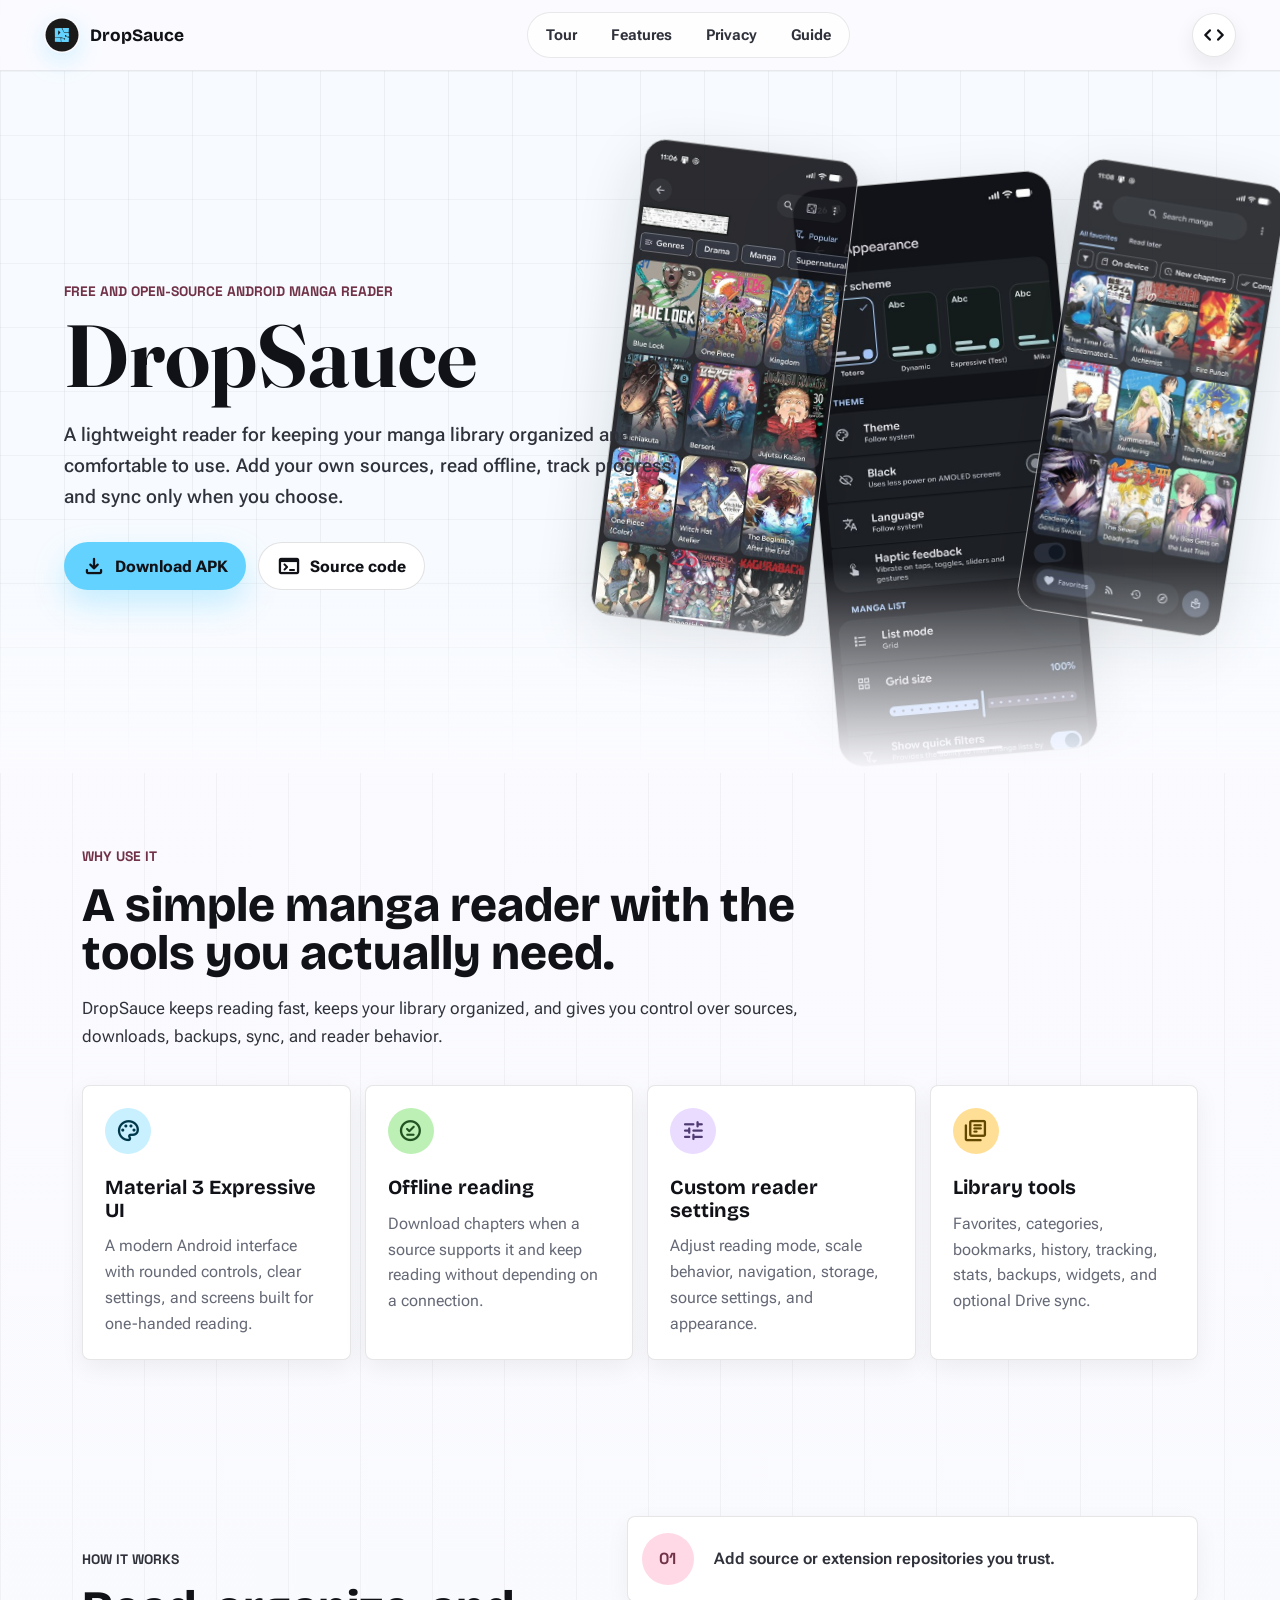
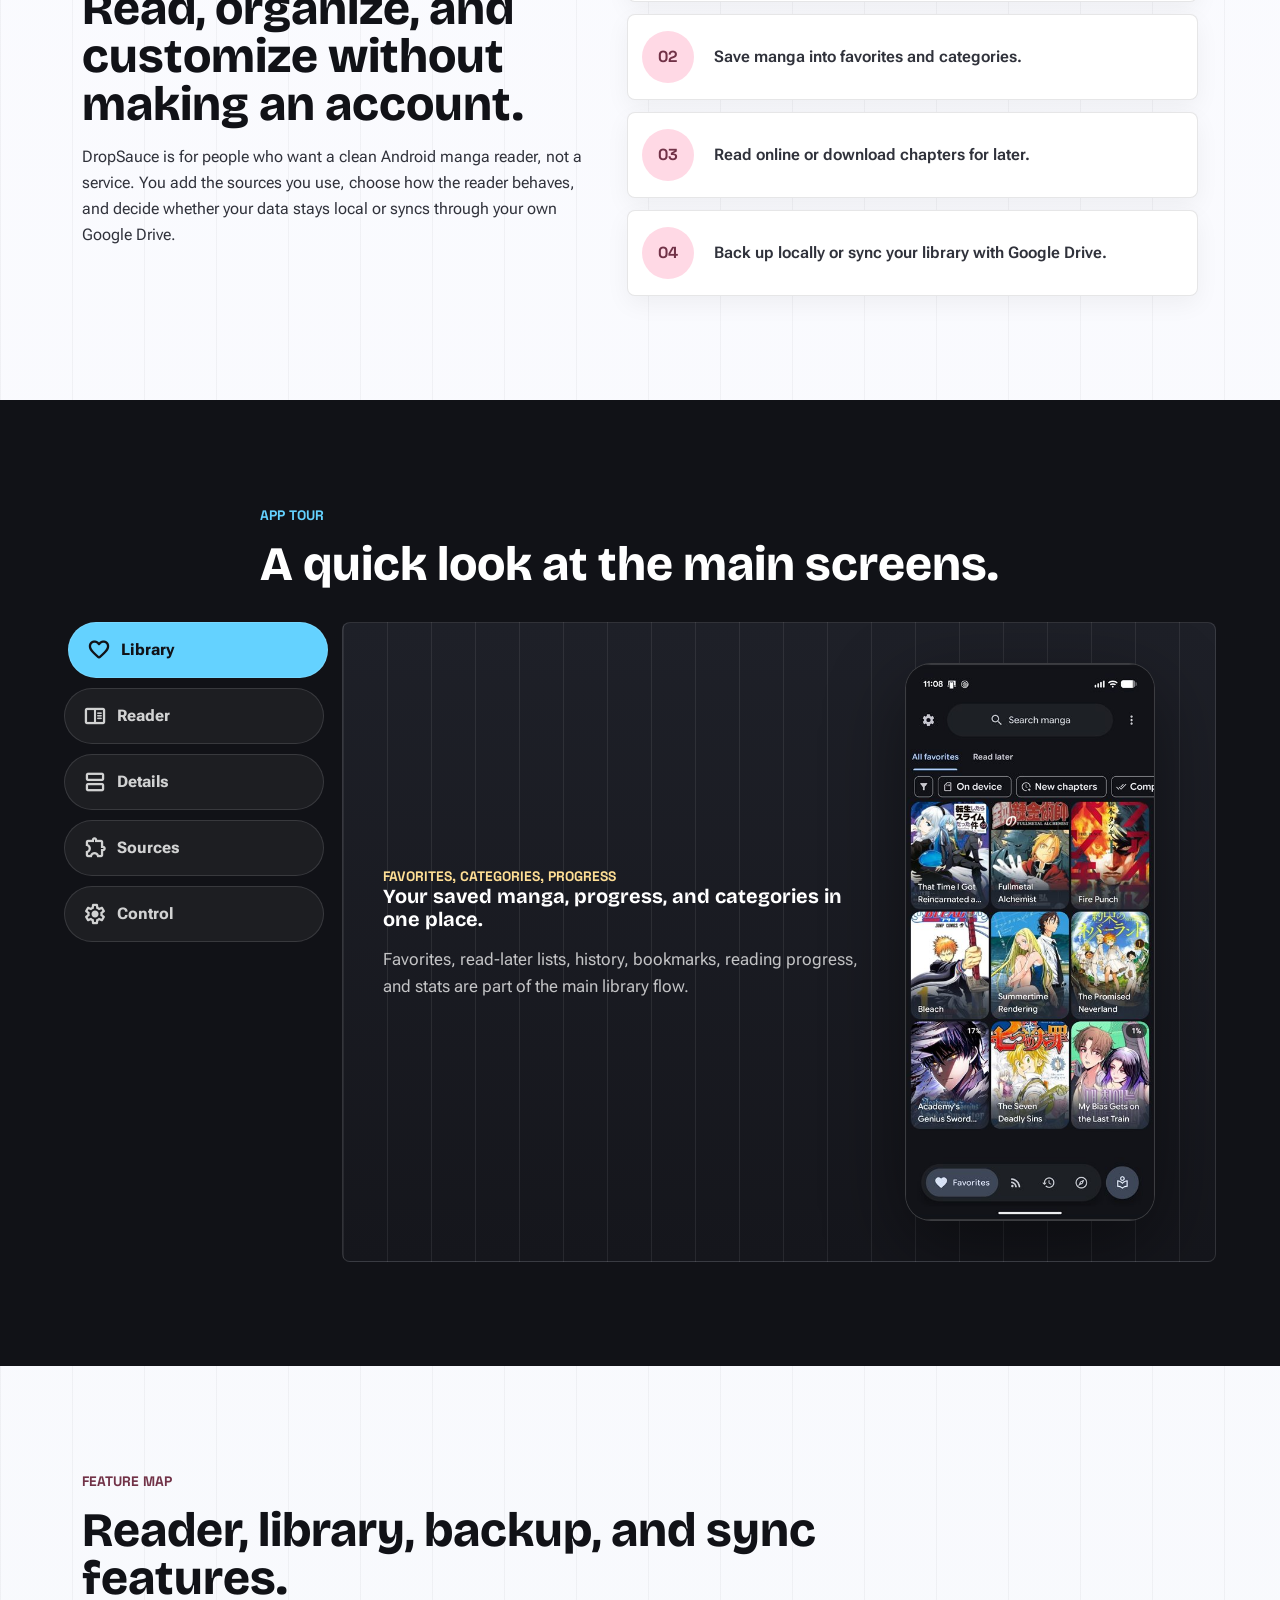
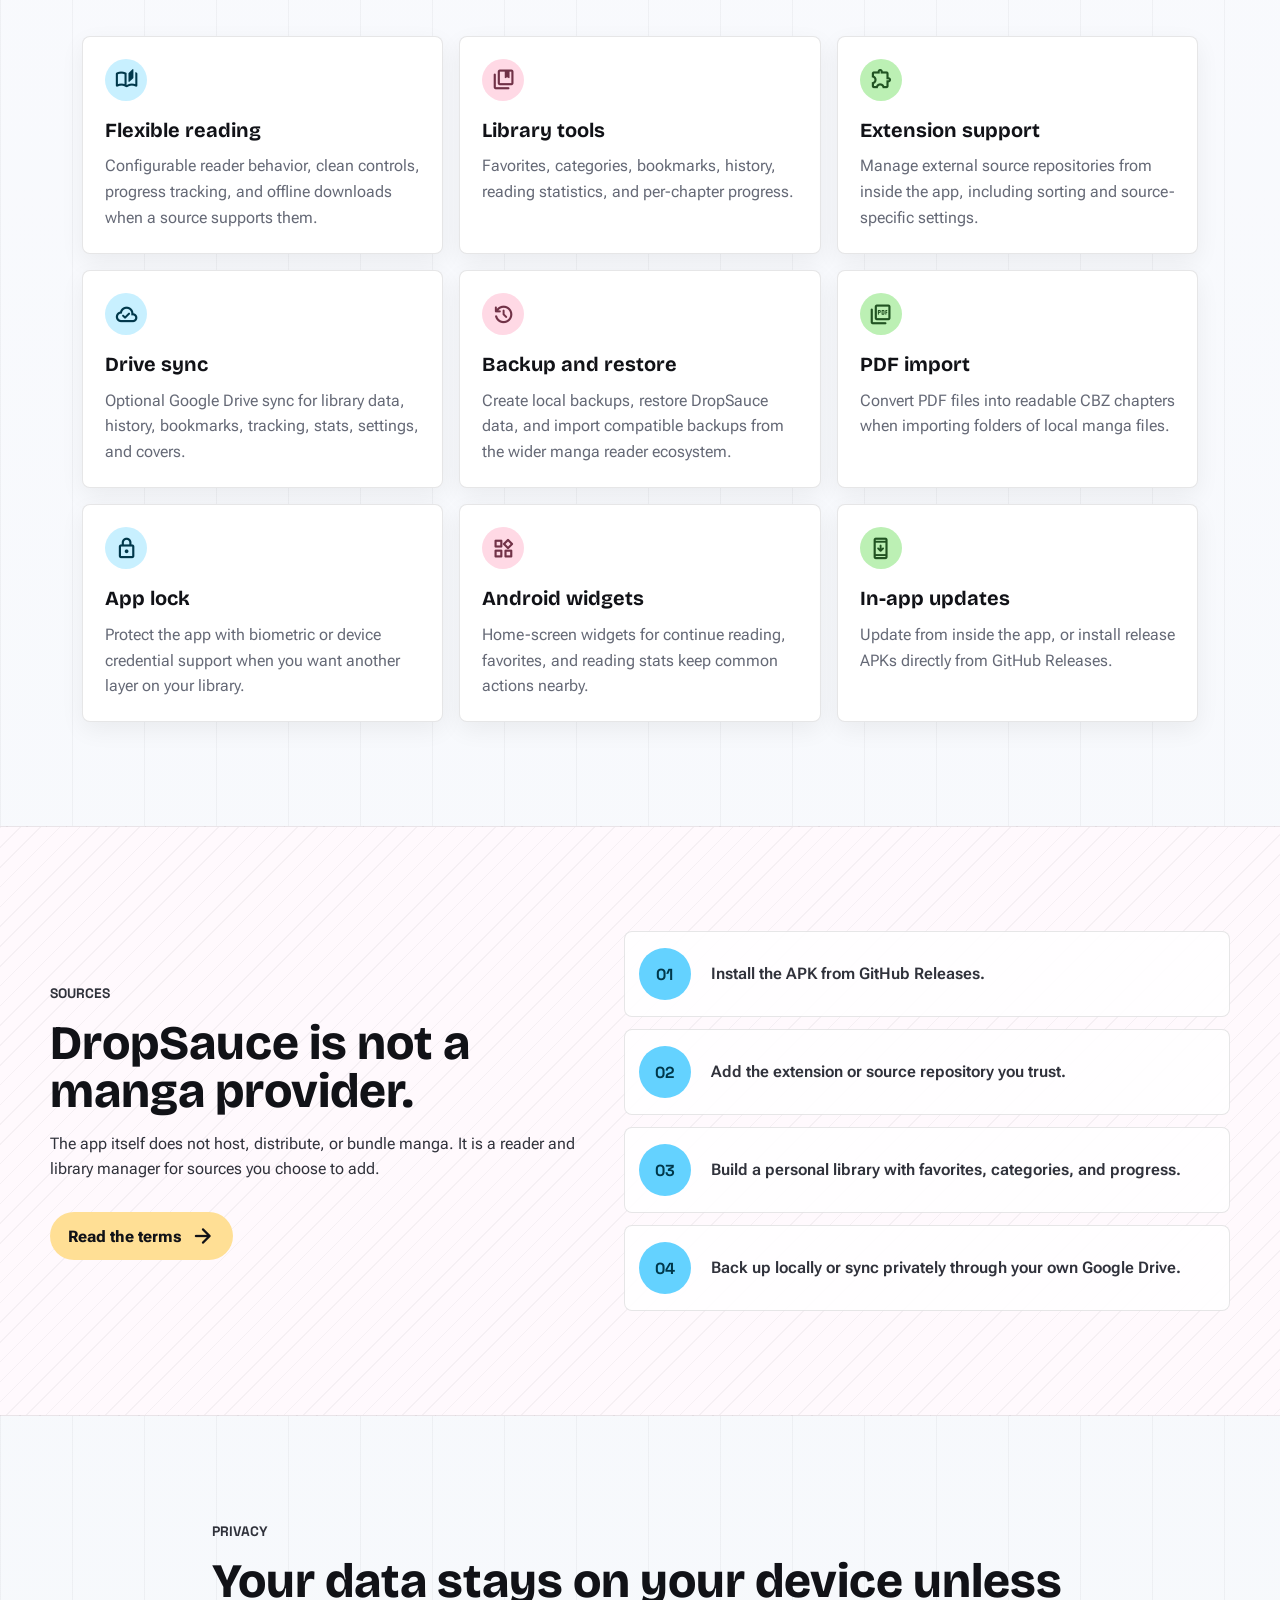
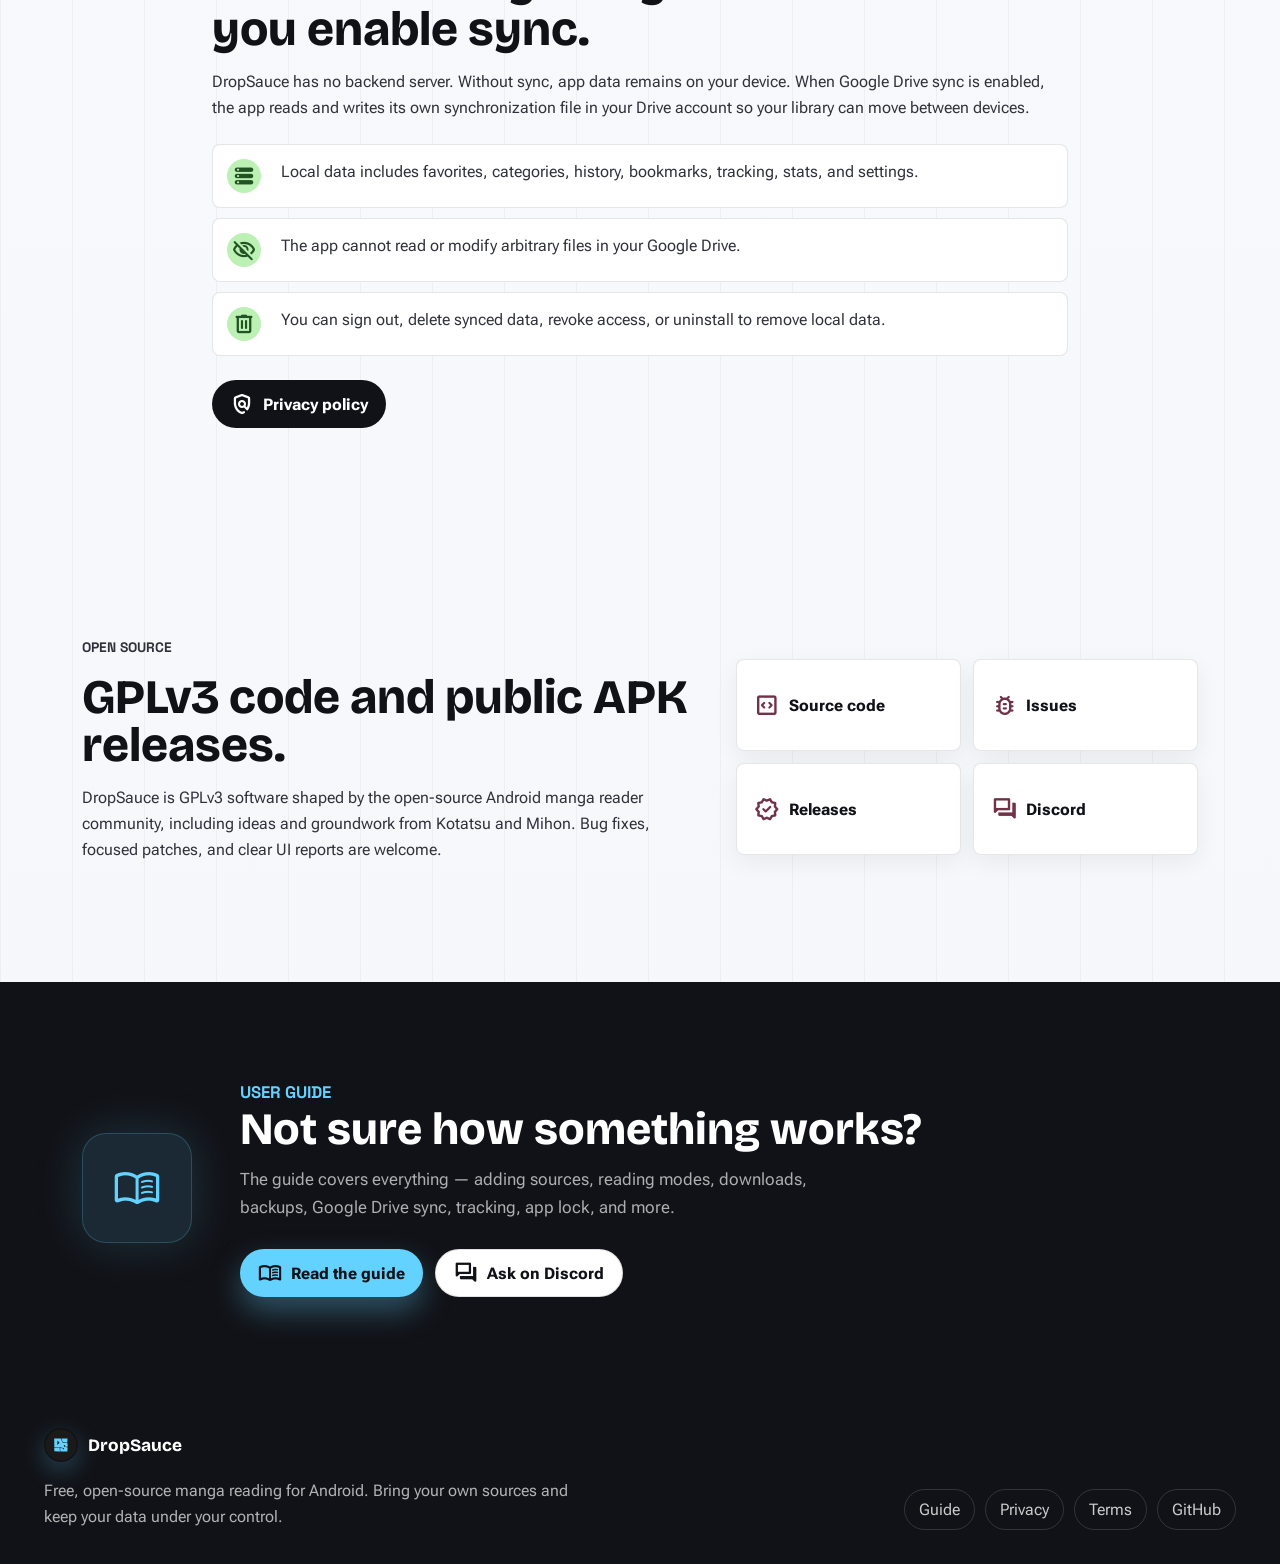
<file: index.html>
<!doctype html>
<html lang="en">
  <head>
    <meta charset="utf-8">
    <meta name="viewport" content="width=device-width, initial-scale=1">
    <title>DropSauce - Open-source manga reader for Android</title>
    <meta
      name="description"
      content="DropSauce is a free, open-source Android manga reader with Material 3 Expressive design, extensions, library tools, offline reading, backups, and optional Google Drive sync."
    >
    <meta name="theme-color" content="#111217">
    <meta property="og:title" content="DropSauce">
    <meta property="og:description" content="A lightweight, open-source Android manga reader with Material 3 Expressive polish.">
    <meta property="og:type" content="website">
    <meta property="og:url" content="https://drop-sauce.app/">
    <meta property="og:image" content="https://drop-sauce.app/assets/app-icon-dark.svg">
    <link rel="canonical" href="https://drop-sauce.app/">
    <link rel="icon" href="/assets/app-icon-dark.svg" type="image/svg+xml">
    <link rel="preconnect" href="https://fonts.googleapis.com">
    <link rel="preconnect" href="https://fonts.gstatic.com" crossorigin>
    <link
      href="https://fonts.googleapis.com/css2?family=Bricolage+Grotesque:opsz,wght@12..96,500;12..96,650;12..96,750&family=Fraunces:opsz,wght,SOFT@9..144,650,80&family=Roboto+Flex:opsz,wght,GRAD@8..144,400..760,0&family=Space+Grotesk:wght@500;700&family=Material+Symbols+Rounded:opsz,wght,FILL,GRAD@24,500,0,0&display=swap"
      rel="stylesheet"
    >
    <link rel="stylesheet" href="/styles.css?v=20260620-3">
    <script src="/script.js?v=20260620-3" defer></script>
  </head>
  <body>
    <a class="skip-link" href="#main">Skip to content</a>

    <header class="site-header" data-site-header>
      <a class="brand" href="/" aria-label="DropSauce home">
        <img src="/assets/app-icon-dark.svg" alt="" width="36" height="36">
        <span>DropSauce</span>
      </a>
      <nav class="site-nav" aria-label="Main navigation">
        <a href="#tour">Tour</a>
        <a href="#features">Features</a>
        <a href="#privacy">Privacy</a>
        <a href="#guide">Guide</a>
      </nav>
      <a class="icon-button" href="https://github.com/HuzaifaKhalid1311/DropSauce" aria-label="Open DropSauce on GitHub">
        <span class="material-symbols-rounded" aria-hidden="true">code</span>
      </a>
    </header>

    <main id="main">
      <section class="hero" aria-labelledby="hero-title">
        <div class="hero-scene" aria-hidden="true">
          <div class="phone-shot phone-shot-main phone-frame">
            <img src="/assets/screens/favorites.jpg" alt="" width="420" height="937" data-random-hero-image>
          </div>
          <div class="phone-shot phone-shot-reader phone-frame">
            <img src="/assets/screens/reader.jpg" alt="" width="420" height="937" data-random-hero-image>
          </div>
          <div class="phone-shot phone-shot-settings phone-frame">
            <img src="/assets/screens/settings.jpg" alt="" width="420" height="937" data-random-hero-image>
          </div>
        </div>

        <div class="hero-copy" data-reveal>
          <p class="eyebrow">Free and open-source Android manga reader</p>
          <h1 id="hero-title">DropSauce</h1>
          <p class="lede">
            A lightweight reader for keeping your manga library organized and comfortable to use.
            Add your own sources, read offline, track progress, and sync only when you choose.
          </p>
          <div class="hero-actions" aria-label="Primary links">
            <a
              class="button button-primary"
              href="https://github.com/HuzaifaKhalid1311/DropSauce/releases/latest"
              data-latest-apk-link
            >
              <span class="material-symbols-rounded" aria-hidden="true">download</span>
              Download APK
            </a>
            <a class="button button-secondary" href="https://github.com/HuzaifaKhalid1311/DropSauce">
              <span class="material-symbols-rounded" aria-hidden="true">terminal</span>
              Source code
            </a>
          </div>
        </div>
      </section>

      <section class="section quick-section" aria-labelledby="quick-title">
        <div class="section-heading" data-reveal>
          <p class="eyebrow">Why use it</p>
          <h2 id="quick-title">A simple manga reader with the tools you actually need.</h2>
          <p class="section-lede">
            DropSauce keeps reading fast, keeps your library organized, and gives you control over
            sources, downloads, backups, sync, and reader behavior.
          </p>
        </div>
        <div class="quick-grid">
          <article class="quick-card" data-reveal>
            <span class="material-symbols-rounded" aria-hidden="true">palette</span>
            <h3>Material 3 Expressive UI</h3>
            <p>A modern Android interface with rounded controls, clear settings, and screens built for one-handed reading.</p>
          </article>
          <article class="quick-card" data-reveal>
            <span class="material-symbols-rounded" aria-hidden="true">offline_pin</span>
            <h3>Offline reading</h3>
            <p>Download chapters when a source supports it and keep reading without depending on a connection.</p>
          </article>
          <article class="quick-card" data-reveal>
            <span class="material-symbols-rounded" aria-hidden="true">tune</span>
            <h3>Custom reader settings</h3>
            <p>Adjust reading mode, scale behavior, navigation, storage, source settings, and appearance.</p>
          </article>
          <article class="quick-card" data-reveal>
            <span class="material-symbols-rounded" aria-hidden="true">library_books</span>
            <h3>Library tools</h3>
            <p>Favorites, categories, bookmarks, history, tracking, stats, backups, widgets, and optional Drive sync.</p>
          </article>
        </div>
      </section>

      <section class="section workflow-section" id="about">
        <div class="workflow-copy" data-reveal>
          <p class="eyebrow">How it works</p>
          <h2>Read, organize, and customize without making an account.</h2>
          <p>
            DropSauce is for people who want a clean Android manga reader, not a service. You add
            the sources you use, choose how the reader behaves, and decide whether your data stays
            local or syncs through your own Google Drive.
          </p>
        </div>
        <div class="workflow-list" data-reveal>
          <div>
            <span>01</span>
            <p>Add source or extension repositories you trust.</p>
          </div>
          <div>
            <span>02</span>
            <p>Save manga into favorites and categories.</p>
          </div>
          <div>
            <span>03</span>
            <p>Read online or download chapters for later.</p>
          </div>
          <div>
            <span>04</span>
            <p>Back up locally or sync your library with Google Drive.</p>
          </div>
        </div>
      </section>

      <section class="section tour-section" id="tour" aria-labelledby="tour-title">
        <div class="section-heading" data-reveal>
          <p class="eyebrow">App tour</p>
          <h2 id="tour-title">A quick look at the main screens.</h2>
        </div>

        <div class="tour-shell" data-reveal>
          <div class="tour-tabs" role="tablist" aria-label="DropSauce feature tour">
            <button class="tour-tab is-active" id="tab-library" role="tab" aria-selected="true" aria-controls="panel-library" data-tour-target="library">
              <span class="material-symbols-rounded" aria-hidden="true">favorite</span>
              Library
            </button>
            <button class="tour-tab" id="tab-reader" role="tab" aria-selected="false" aria-controls="panel-reader" data-tour-target="reader">
              <span class="material-symbols-rounded" aria-hidden="true">chrome_reader_mode</span>
              Reader
            </button>
            <button class="tour-tab" id="tab-details" role="tab" aria-selected="false" aria-controls="panel-details" data-tour-target="details">
              <span class="material-symbols-rounded" aria-hidden="true">view_agenda</span>
              Details
            </button>
            <button class="tour-tab" id="tab-sources" role="tab" aria-selected="false" aria-controls="panel-sources" data-tour-target="sources">
              <span class="material-symbols-rounded" aria-hidden="true">extension</span>
              Sources
            </button>
            <button class="tour-tab" id="tab-sync" role="tab" aria-selected="false" aria-controls="panel-sync" data-tour-target="sync">
              <span class="material-symbols-rounded" aria-hidden="true">settings</span>
              Control
            </button>
          </div>

          <div class="tour-stage">
            <article class="tour-panel is-active" id="panel-library" role="tabpanel" aria-labelledby="tab-library" data-tour-panel="library">
              <div class="tour-copy">
                <span class="mini-label">Favorites, categories, progress</span>
                <h3>Your saved manga, progress, and categories in one place.</h3>
                <p>
                  Favorites, read-later lists, history, bookmarks, reading progress, and stats are
                  part of the main library flow.
                </p>
              </div>
              <div class="tour-visual phone-frame">
                <img src="/assets/screens/favorites.jpg" alt="DropSauce favorites library screen" width="420" height="937">
              </div>
            </article>

            <article class="tour-panel" id="panel-reader" role="tabpanel" aria-labelledby="tab-reader" data-tour-panel="reader" hidden>
              <div class="tour-copy">
                <span class="mini-label">Reader controls</span>
                <h3>Reader controls for pages and webtoon-style chapters.</h3>
                <p>
                  Use gestures, progress controls, scale options, and reading modes that match the
                  way a chapter is laid out.
                </p>
              </div>
              <div class="tour-visual phone-frame">
                <img src="/assets/screens/reader.jpg" alt="DropSauce manga reader screen" width="420" height="937">
              </div>
            </article>

            <article class="tour-panel tour-panel-wide" id="panel-details" role="tabpanel" aria-labelledby="tab-details" data-tour-panel="details" hidden>
              <div class="tour-copy">
                <span class="mini-label">Two details layouts</span>
                <h3>Two details layouts for different screen densities.</h3>
                <p>
                  The details screen can be compact or centered, with progress, chapters, tags,
                  description, and the next read action kept together.
                </p>
              </div>
              <div class="tour-duo">
                <div class="tour-visual phone-frame">
                  <img src="/assets/screens/details-compact.jpg" alt="DropSauce compact manga details screen" width="420" height="937">
                </div>
                <div class="tour-visual phone-frame">
                  <img src="/assets/screens/details-centralized.jpg" alt="DropSauce centered manga details screen" width="420" height="937">
                </div>
              </div>
            </article>

            <article class="tour-panel" id="panel-sources" role="tabpanel" aria-labelledby="tab-sources" data-tour-panel="sources" hidden>
              <div class="tour-copy">
                <span class="mini-label">Extensions</span>
                <h3>Add the sources you want to use.</h3>
                <p>
                  DropSauce does not include manga. You choose source and extension repositories,
                  then manage them in the app.
                </p>
              </div>
              <div class="tour-visual phone-frame">
                <img src="/assets/screens/extensions.jpg" alt="DropSauce extension browsing screen" width="420" height="937">
              </div>
            </article>

            <article class="tour-panel" id="panel-sync" role="tabpanel" aria-labelledby="tab-sync" data-tour-panel="sync" hidden>
              <div class="tour-copy">
                <span class="mini-label">Settings and sync</span>
                <h3>Settings for sync, backups, storage, and reading.</h3>
                <p>
                  Google Drive sync is optional. Local backups, PDF import, reader settings,
                  storage controls, app lock, widgets, and updates are in settings.
                </p>
              </div>
              <div class="tour-visual phone-frame">
                <img src="/assets/screens/settings.jpg" alt="DropSauce settings screen" width="420" height="937">
              </div>
            </article>
          </div>
        </div>
      </section>

      <section class="section feature-section" id="features" aria-labelledby="features-title">
        <div class="section-heading" data-reveal>
          <p class="eyebrow">Feature map</p>
          <h2 id="features-title">Reader, library, backup, and sync features.</h2>
        </div>

        <div class="feature-grid">
          <article class="feature-card" data-reveal>
            <span class="material-symbols-rounded" aria-hidden="true">auto_stories</span>
            <h3>Flexible reading</h3>
            <p>Configurable reader behavior, clean controls, progress tracking, and offline downloads when a source supports them.</p>
          </article>
          <article class="feature-card" data-reveal>
            <span class="material-symbols-rounded" aria-hidden="true">collections_bookmark</span>
            <h3>Library tools</h3>
            <p>Favorites, categories, bookmarks, history, reading statistics, and per-chapter progress.</p>
          </article>
          <article class="feature-card" data-reveal>
            <span class="material-symbols-rounded" aria-hidden="true">extension</span>
            <h3>Extension support</h3>
            <p>Manage external source repositories from inside the app, including sorting and source-specific settings.</p>
          </article>
          <article class="feature-card" data-reveal>
            <span class="material-symbols-rounded" aria-hidden="true">cloud_done</span>
            <h3>Drive sync</h3>
            <p>Optional Google Drive sync for library data, history, bookmarks, tracking, stats, settings, and covers.</p>
          </article>
          <article class="feature-card" data-reveal>
            <span class="material-symbols-rounded" aria-hidden="true">history</span>
            <h3>Backup and restore</h3>
            <p>Create local backups, restore DropSauce data, and import compatible backups from the wider manga reader ecosystem.</p>
          </article>
          <article class="feature-card" data-reveal>
            <span class="material-symbols-rounded" aria-hidden="true">picture_as_pdf</span>
            <h3>PDF import</h3>
            <p>Convert PDF files into readable CBZ chapters when importing folders of local manga files.</p>
          </article>
          <article class="feature-card" data-reveal>
            <span class="material-symbols-rounded" aria-hidden="true">lock</span>
            <h3>App lock</h3>
            <p>Protect the app with biometric or device credential support when you want another layer on your library.</p>
          </article>
          <article class="feature-card" data-reveal>
            <span class="material-symbols-rounded" aria-hidden="true">widgets</span>
            <h3>Android widgets</h3>
            <p>Home-screen widgets for continue reading, favorites, and reading stats keep common actions nearby.</p>
          </article>
          <article class="feature-card" data-reveal>
            <span class="material-symbols-rounded" aria-hidden="true">system_update</span>
            <h3>In-app updates</h3>
            <p>Update from inside the app, or install release APKs directly from GitHub Releases.</p>
          </article>
        </div>
      </section>

      <section class="section source-section" aria-labelledby="sources-title">
        <div class="split-layout">
          <div class="source-copy" data-reveal>
            <p class="eyebrow">Sources</p>
            <h2 id="sources-title">DropSauce is not a manga provider.</h2>
            <p>
              The app itself does not host, distribute, or bundle manga. It is a reader and library
              manager for sources you choose to add.
            </p>
            <a class="inline-link" href="/terms">
              Read the terms
              <span class="material-symbols-rounded" aria-hidden="true">arrow_forward</span>
            </a>
          </div>
          <div class="source-steps" data-reveal>
            <div class="step-item">
              <span>01</span>
              <p>Install the APK from GitHub Releases.</p>
            </div>
            <div class="step-item">
              <span>02</span>
              <p>Add the extension or source repository you trust.</p>
            </div>
            <div class="step-item">
              <span>03</span>
              <p>Build a personal library with favorites, categories, and progress.</p>
            </div>
            <div class="step-item">
              <span>04</span>
              <p>Back up locally or sync privately through your own Google Drive.</p>
            </div>
          </div>
        </div>
      </section>

      <section class="section privacy-section" id="privacy" aria-labelledby="privacy-title">
        <div class="privacy-copy" data-reveal>
          <p class="eyebrow">Privacy</p>
          <h2 id="privacy-title">Your data stays on your device unless you enable sync.</h2>
          <p>
            DropSauce has no backend server. Without sync, app data remains on your device. When
            Google Drive sync is enabled, the app reads and writes its own synchronization file in
            your Drive account so your library can move between devices.
          </p>
          <div class="privacy-list" aria-label="Privacy notes">
            <div>
              <span class="material-symbols-rounded" aria-hidden="true">storage</span>
              <p>Local data includes favorites, categories, history, bookmarks, tracking, stats, and settings.</p>
            </div>
            <div>
              <span class="material-symbols-rounded" aria-hidden="true">visibility_off</span>
              <p>The app cannot read or modify arbitrary files in your Google Drive.</p>
            </div>
            <div>
              <span class="material-symbols-rounded" aria-hidden="true">delete</span>
              <p>You can sign out, delete synced data, revoke access, or uninstall to remove local data.</p>
            </div>
          </div>
          <a class="button button-dark" href="/privacy">
            <span class="material-symbols-rounded" aria-hidden="true">policy</span>
            Privacy policy
          </a>
        </div>
      </section>

      <section class="section community-section" aria-labelledby="community-title">
        <div class="community-copy" data-reveal>
          <p class="eyebrow">Open source</p>
          <h2 id="community-title">GPLv3 code and public APK releases.</h2>
          <p>
            DropSauce is GPLv3 software shaped by the open-source Android manga reader community,
            including ideas and groundwork from Kotatsu and Mihon. Bug fixes, focused patches, and
            clear UI reports are welcome.
          </p>
        </div>
        <div class="community-links" data-reveal>
          <a href="https://github.com/HuzaifaKhalid1311/DropSauce">
            <span class="material-symbols-rounded" aria-hidden="true">code_blocks</span>
            Source code
          </a>
          <a href="https://github.com/HuzaifaKhalid1311/DropSauce/issues">
            <span class="material-symbols-rounded" aria-hidden="true">bug_report</span>
            Issues
          </a>
          <a href="https://github.com/HuzaifaKhalid1311/DropSauce/releases">
            <span class="material-symbols-rounded" aria-hidden="true">new_releases</span>
            Releases
          </a>
          <a href="https://discord.com/channels/1435615296202477581/1435650246163169382/1435651186140119091">
            <span class="material-symbols-rounded" aria-hidden="true">forum</span>
            Discord
          </a>
        </div>
      </section>

      <section class="section guide-cta-section" id="guide" aria-labelledby="guide-cta-title">
        <div class="guide-cta-inner" data-reveal>
          <div class="guide-cta-icon" aria-hidden="true">
            <span class="material-symbols-rounded">menu_book</span>
          </div>
          <div class="guide-cta-copy">
            <p class="eyebrow">User guide</p>
            <h2 id="guide-cta-title">Not sure how something works?</h2>
            <p>
              The guide covers everything — adding sources, reading modes, downloads,
              backups, Google Drive sync, tracking, app lock, and more.
            </p>
            <div class="guide-cta-actions">
              <a class="button button-primary" href="/guide">
                <span class="material-symbols-rounded" aria-hidden="true">menu_book</span>
                Read the guide
              </a>
              <a class="button button-secondary" href="https://discord.com/channels/1435615296202477581/1435650246163169382/1435651186140119091">
                <span class="material-symbols-rounded" aria-hidden="true">forum</span>
                Ask on Discord
              </a>
            </div>
          </div>
        </div>
      </section>
    </main>

    <footer class="site-footer">
      <div>
        <a class="footer-brand" href="/">
          <img src="/assets/app-icon-dark.svg" alt="" width="34" height="34">
          <span>DropSauce</span>
        </a>
        <p>Free, open-source manga reading for Android. Bring your own sources and keep your data under your control.</p>
      </div>
      <nav aria-label="Footer navigation">
        <a href="/guide">Guide</a>
        <a href="/privacy">Privacy</a>
        <a href="/terms">Terms</a>
        <a href="https://github.com/HuzaifaKhalid1311/DropSauce">GitHub</a>
      </nav>
    </footer>
  </body>
</html>
</file>
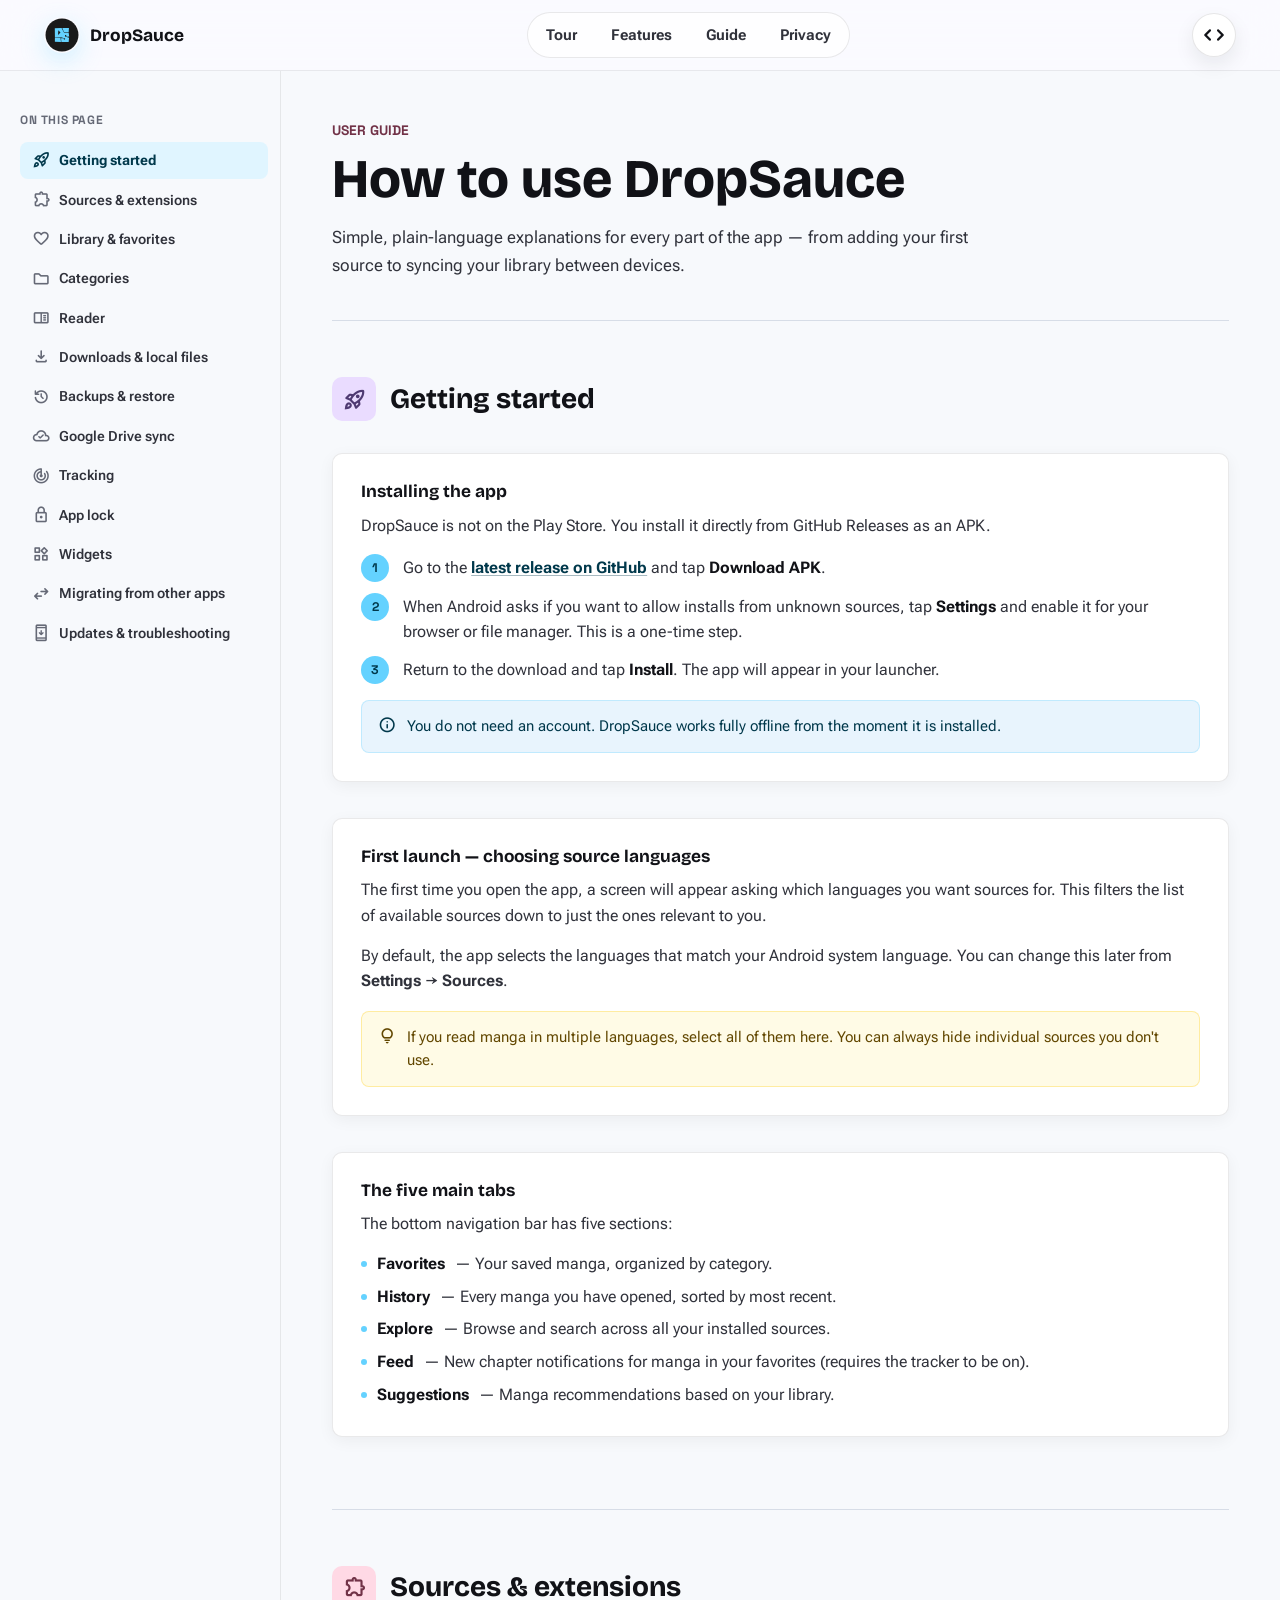
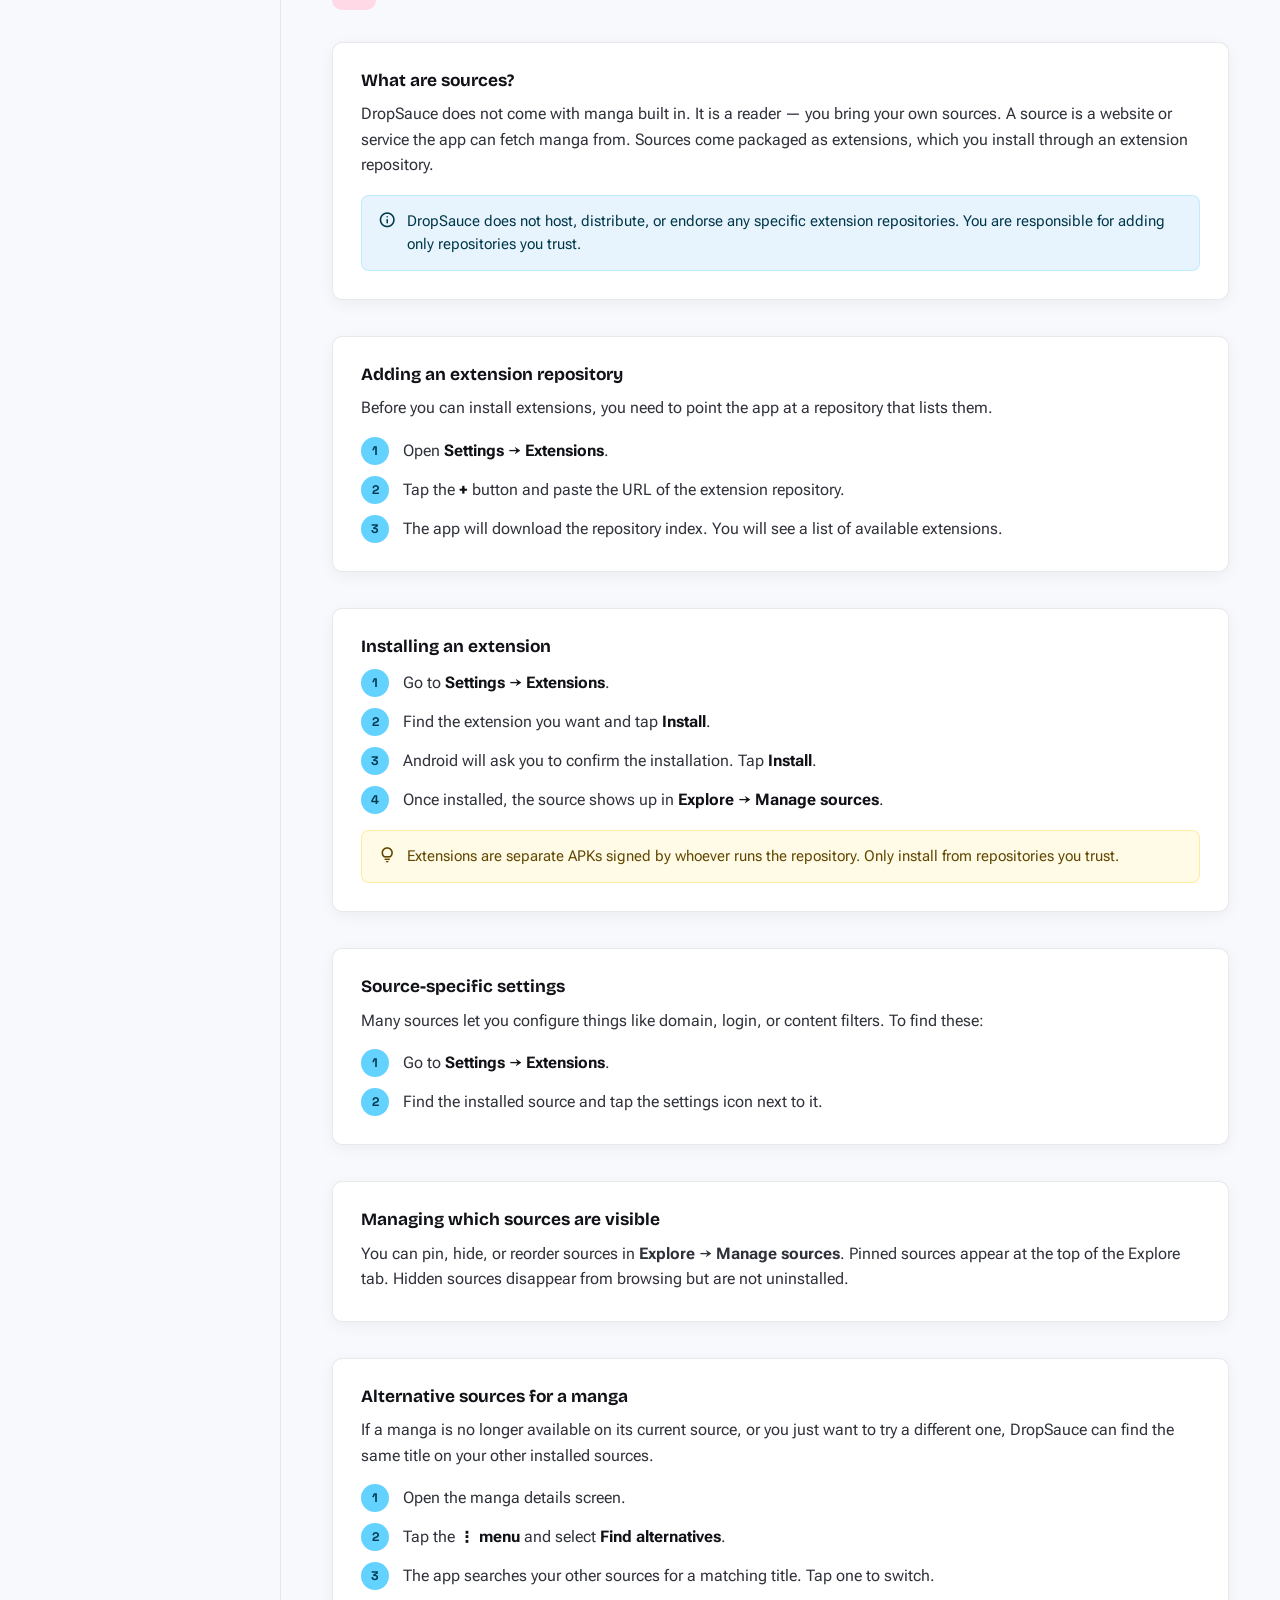
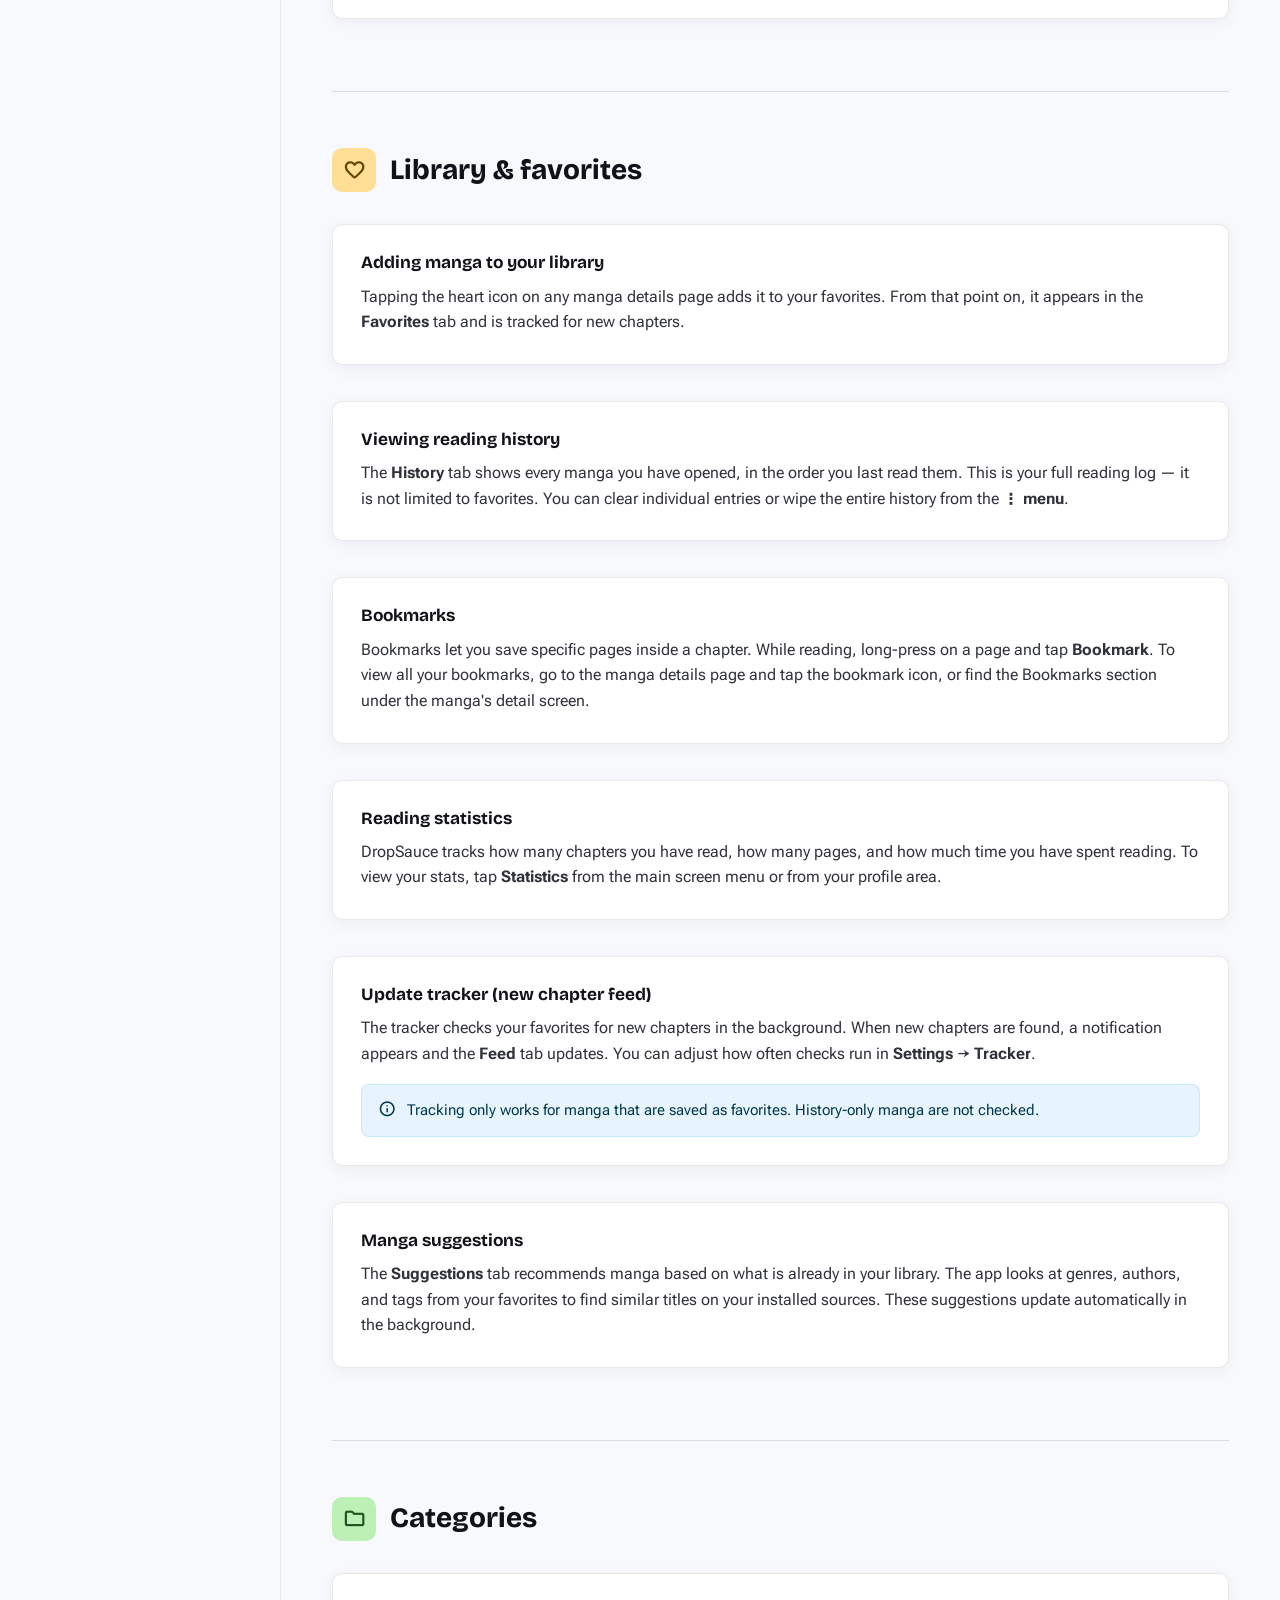
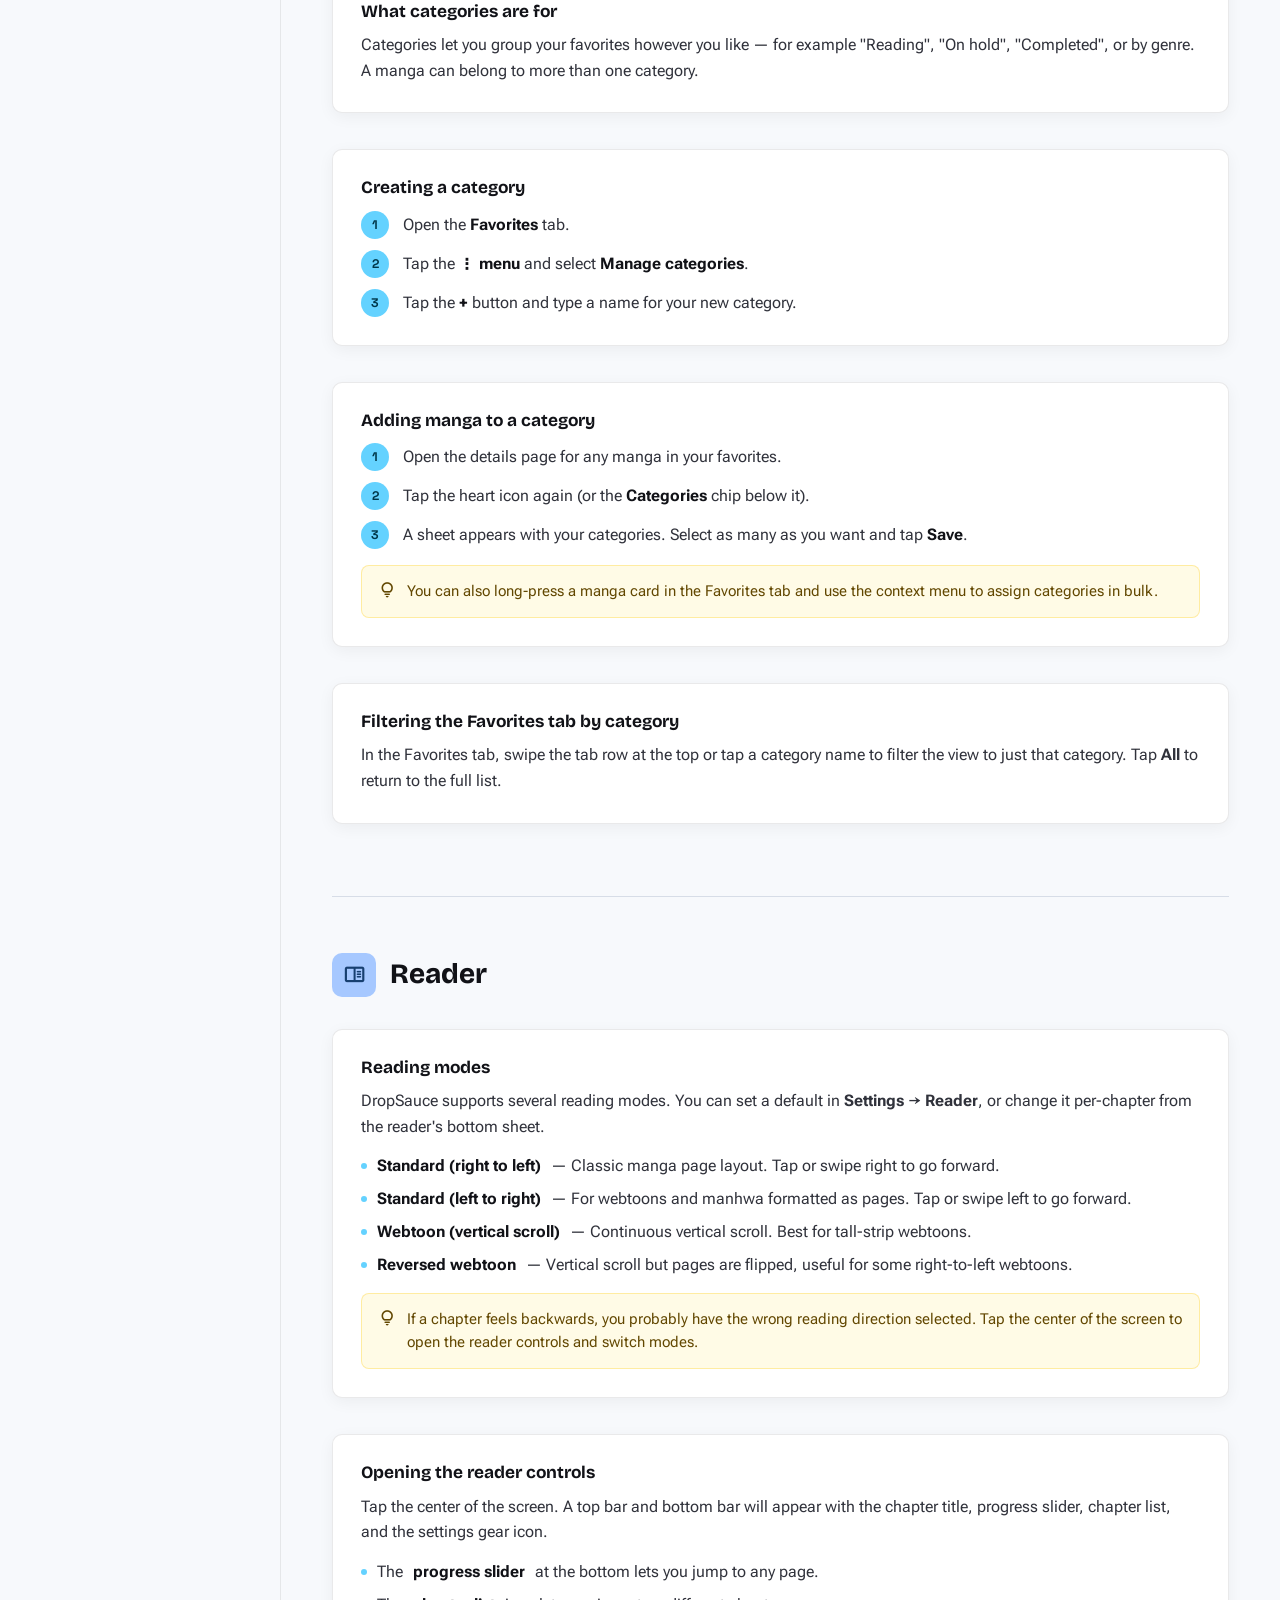
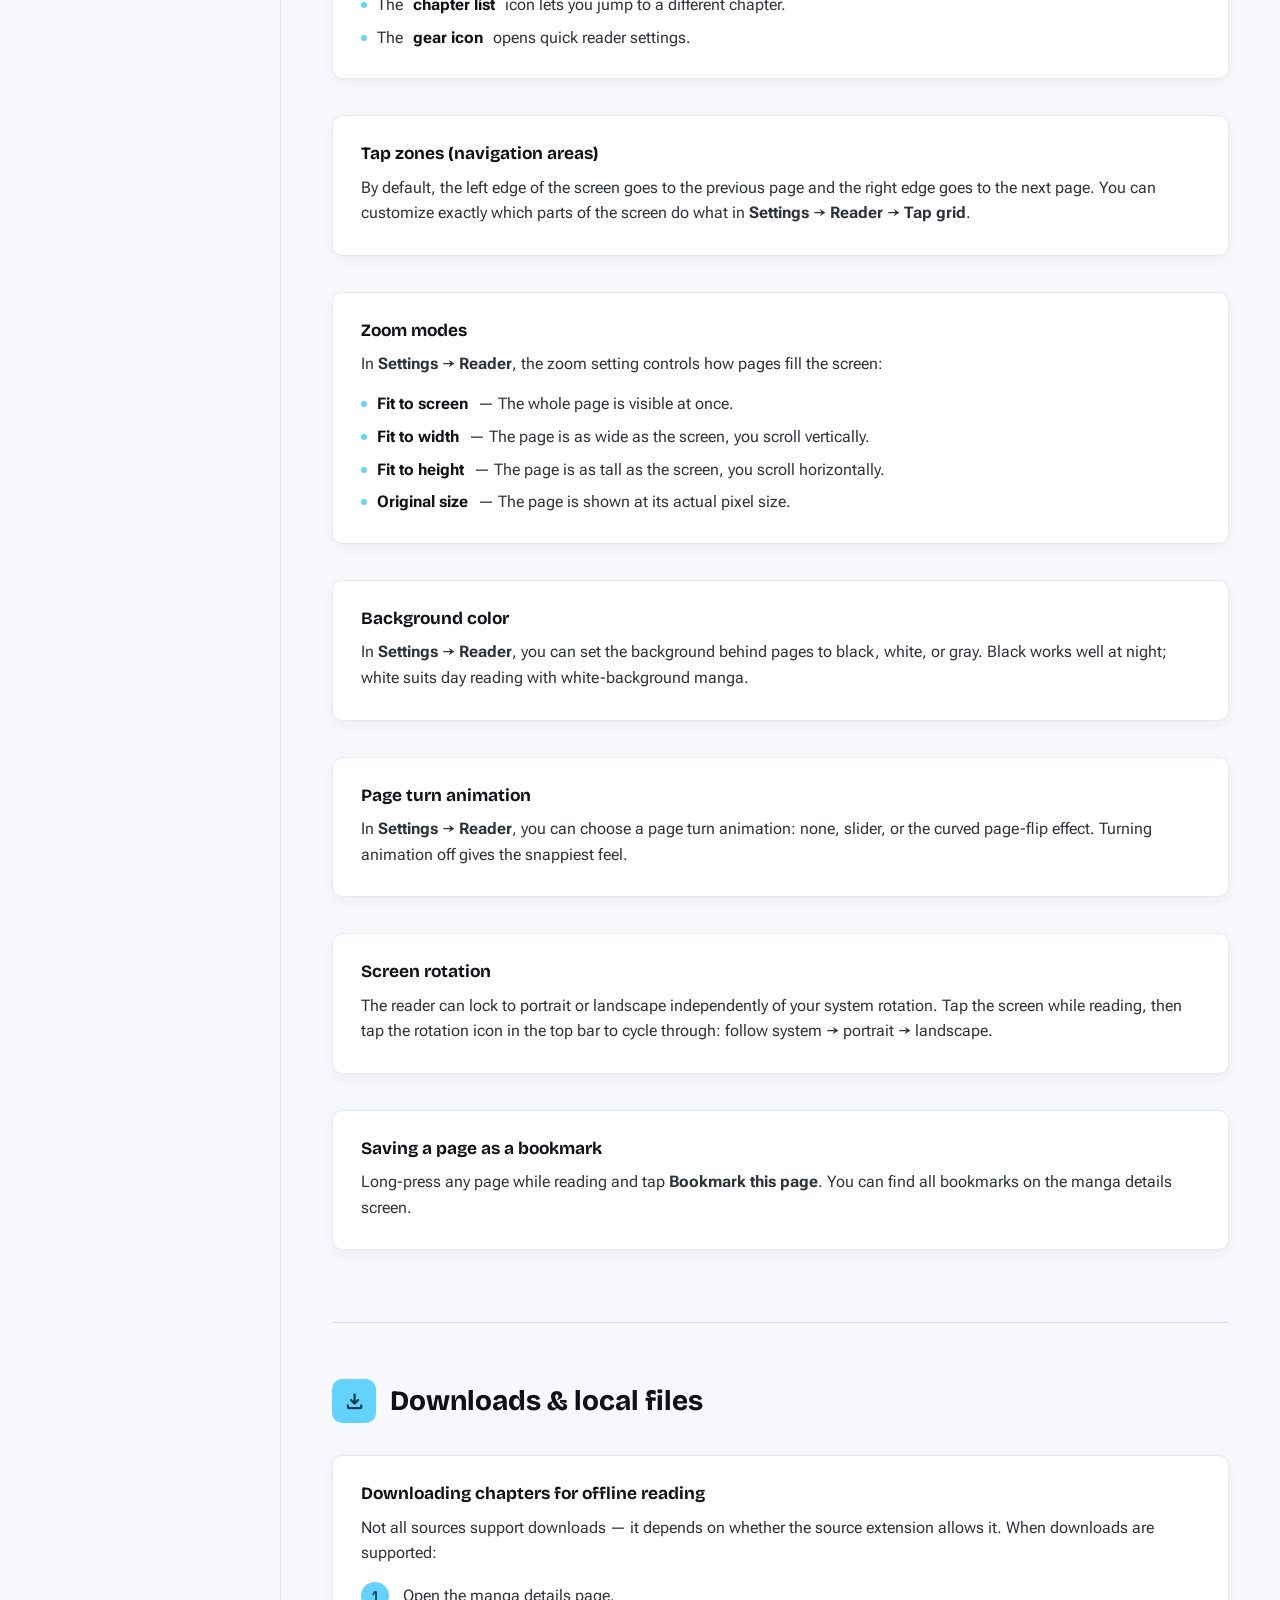
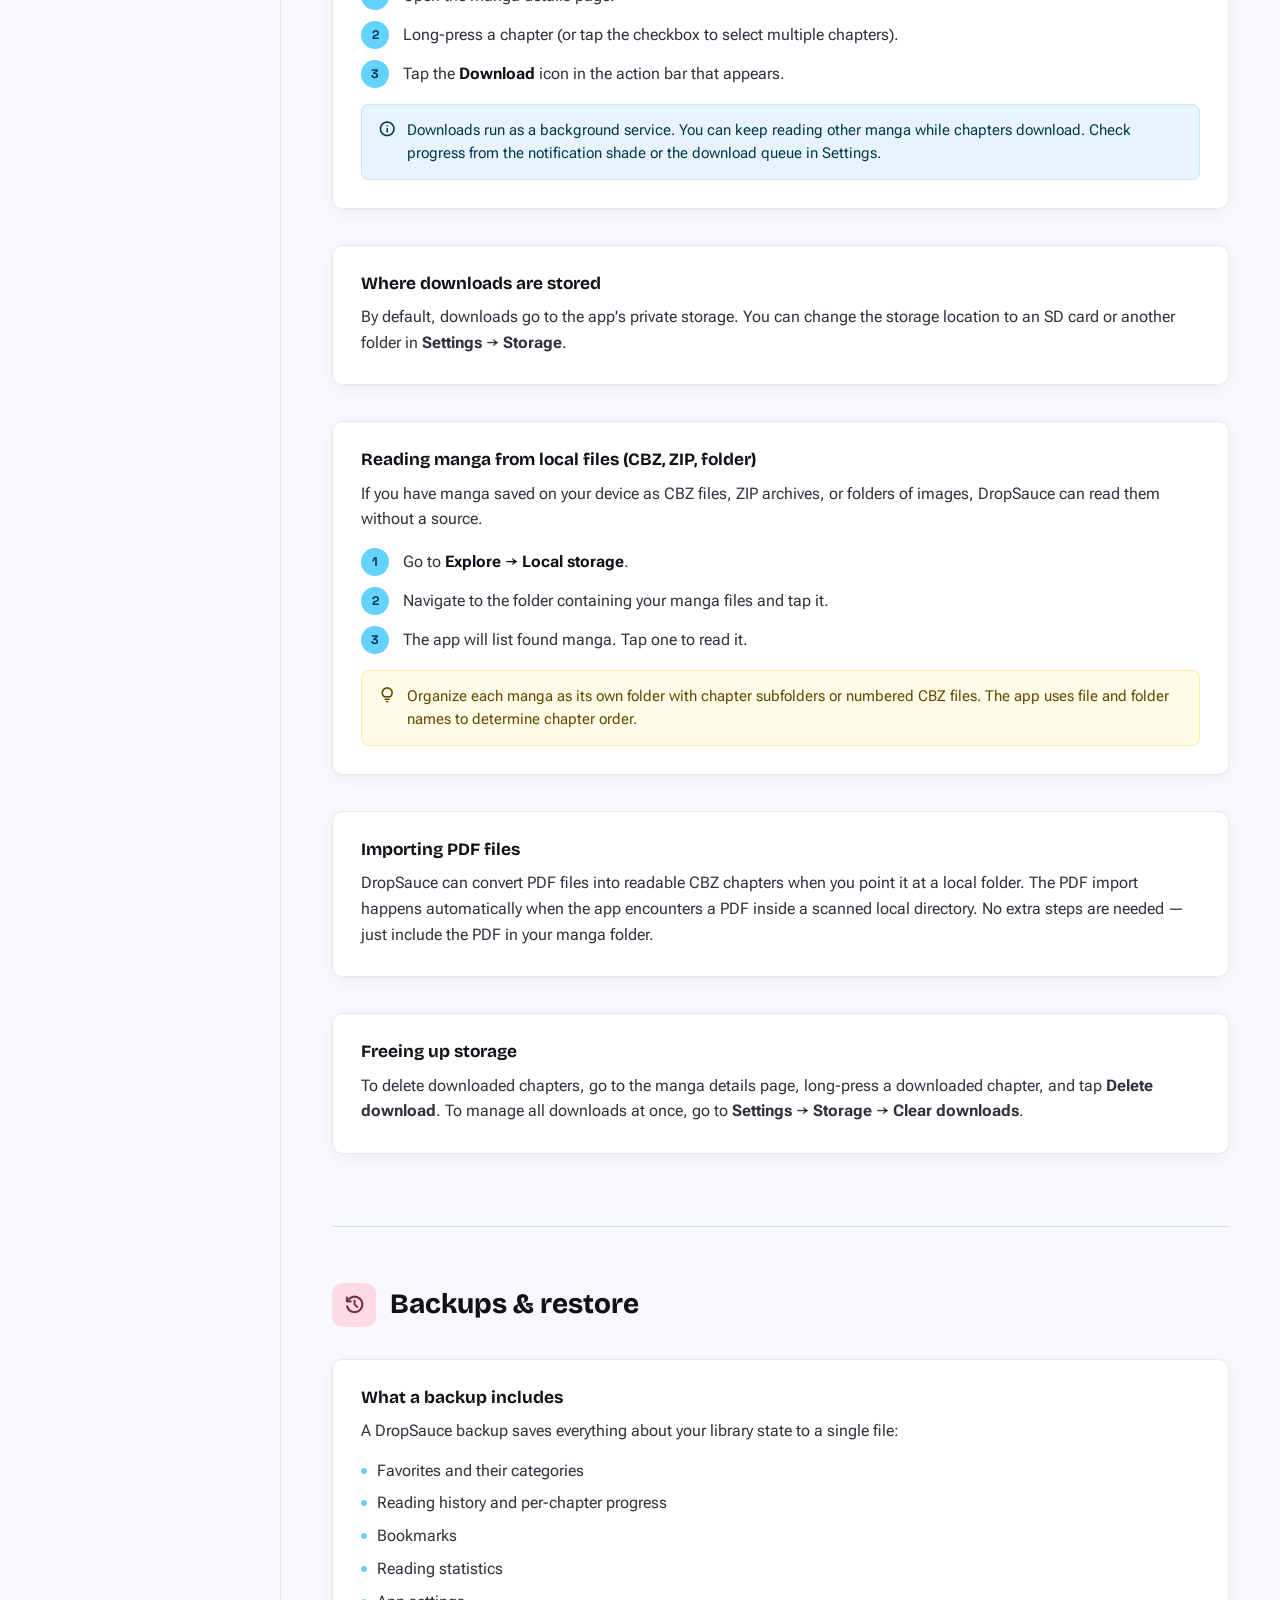
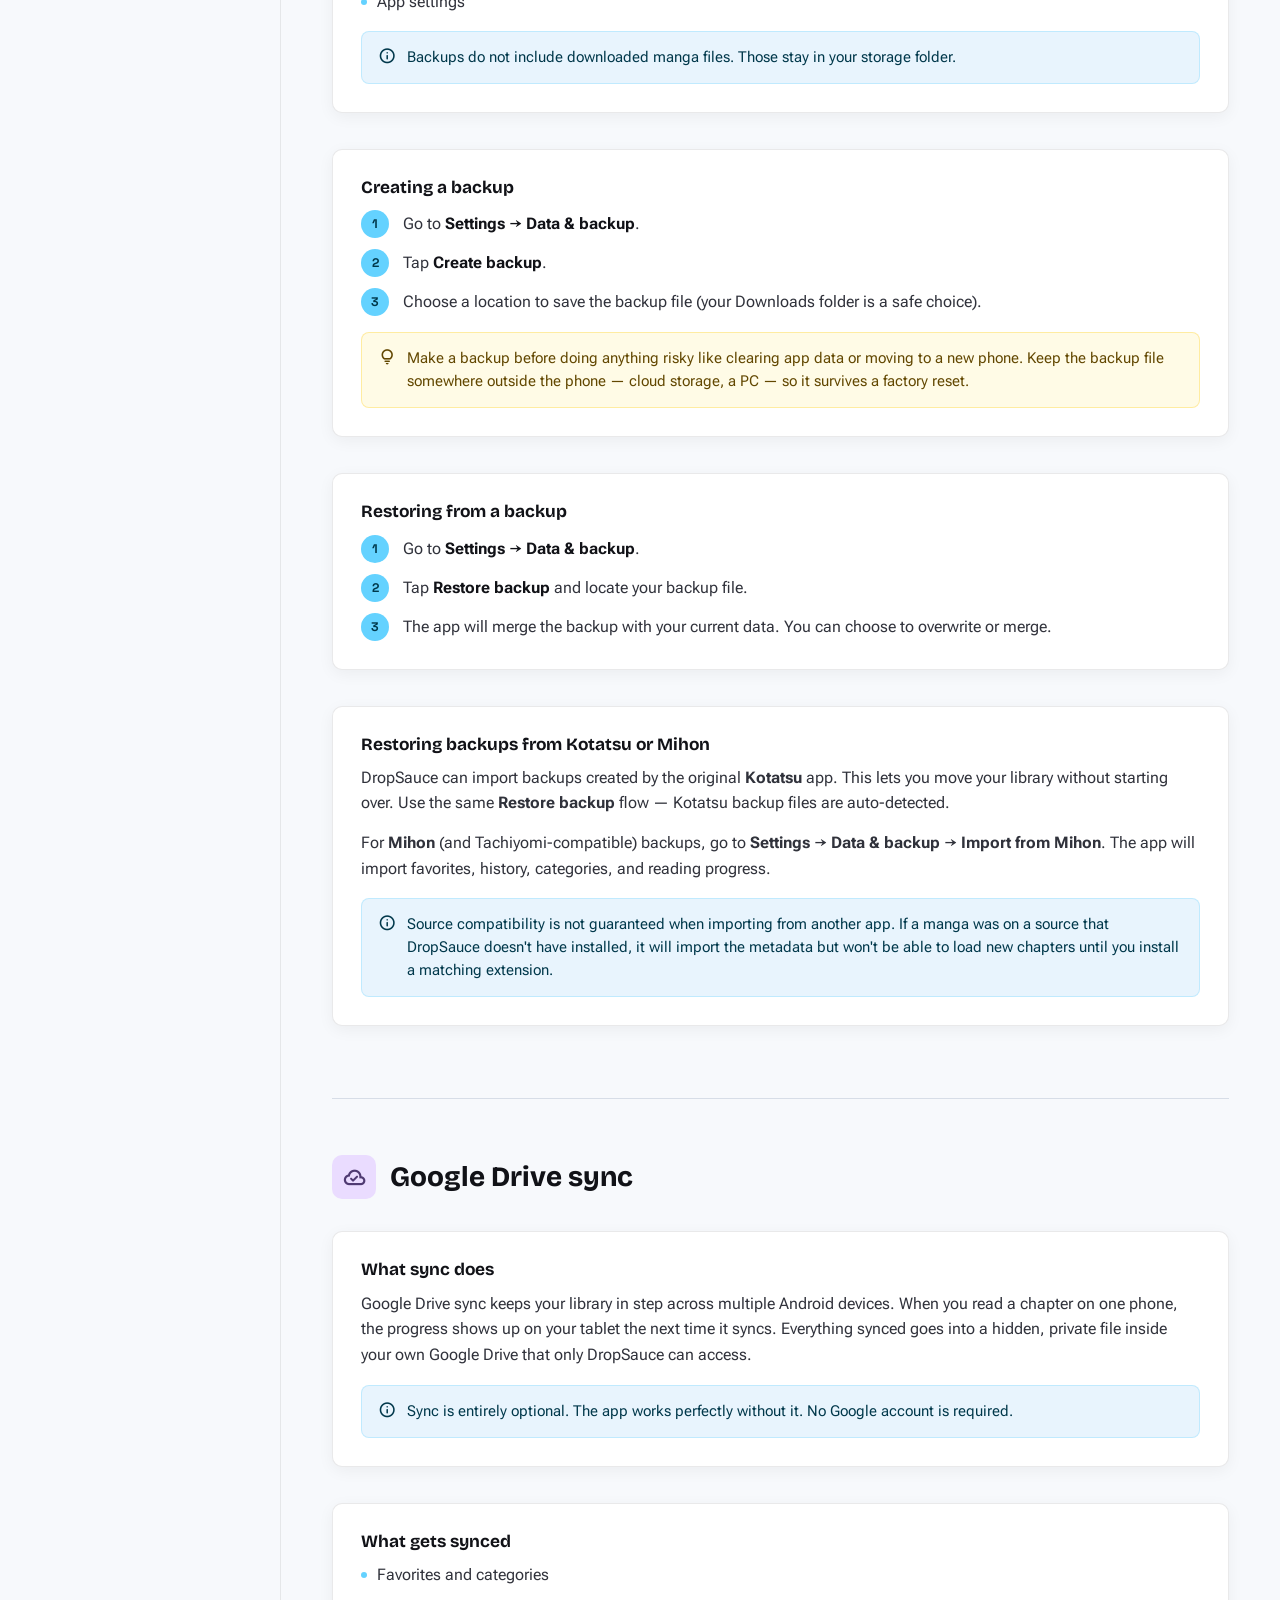
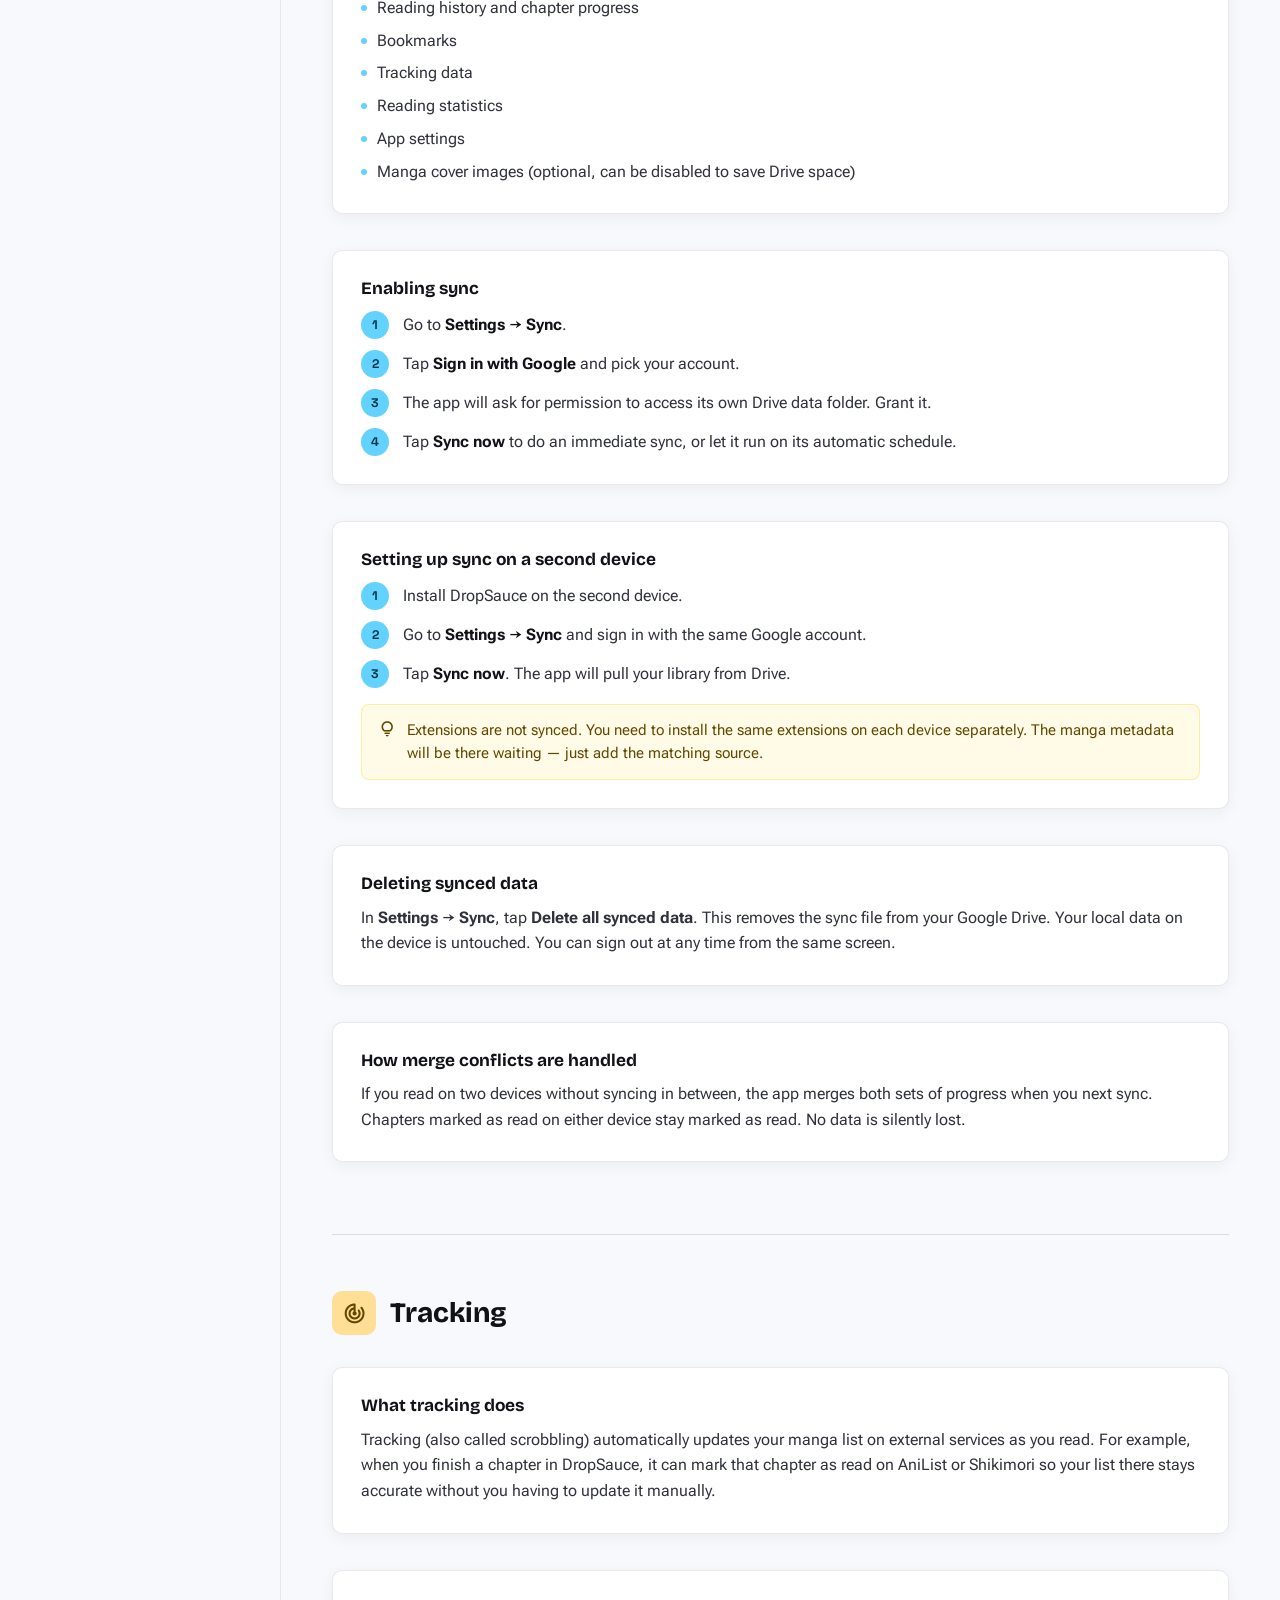
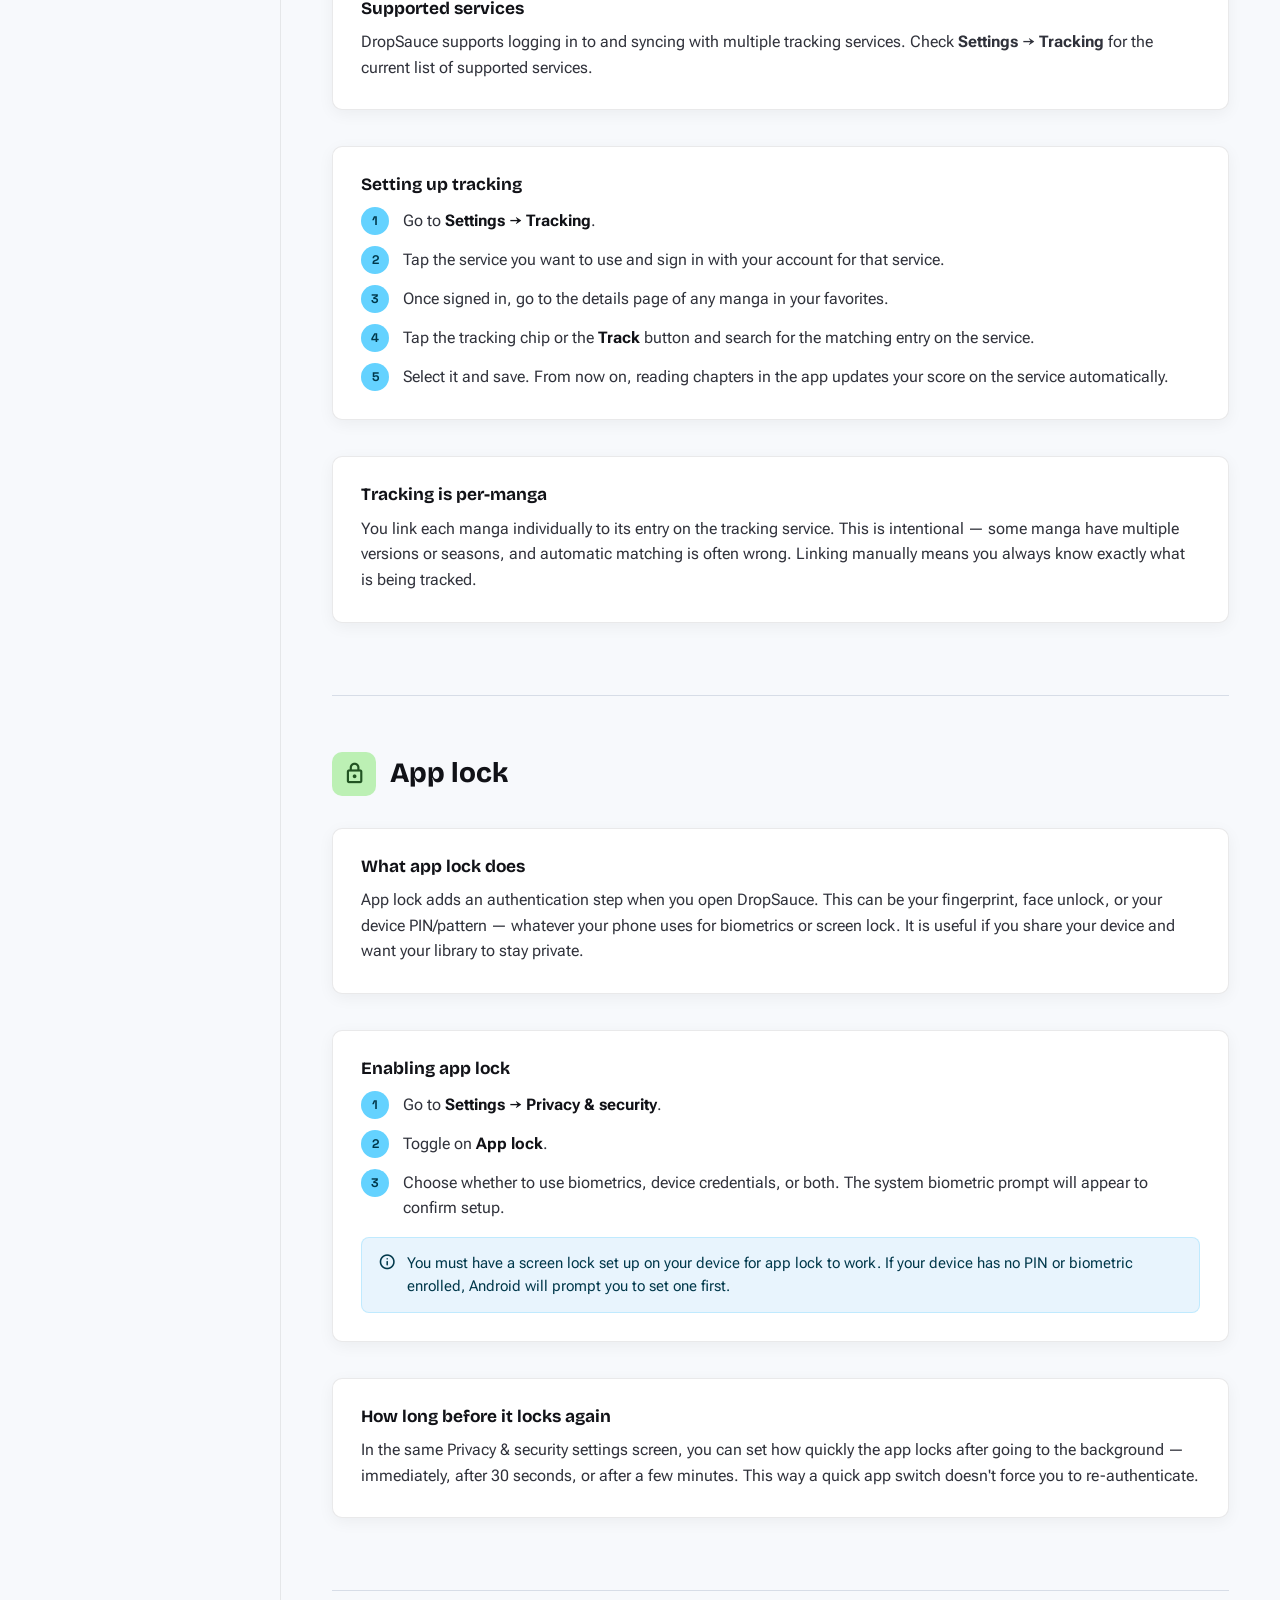
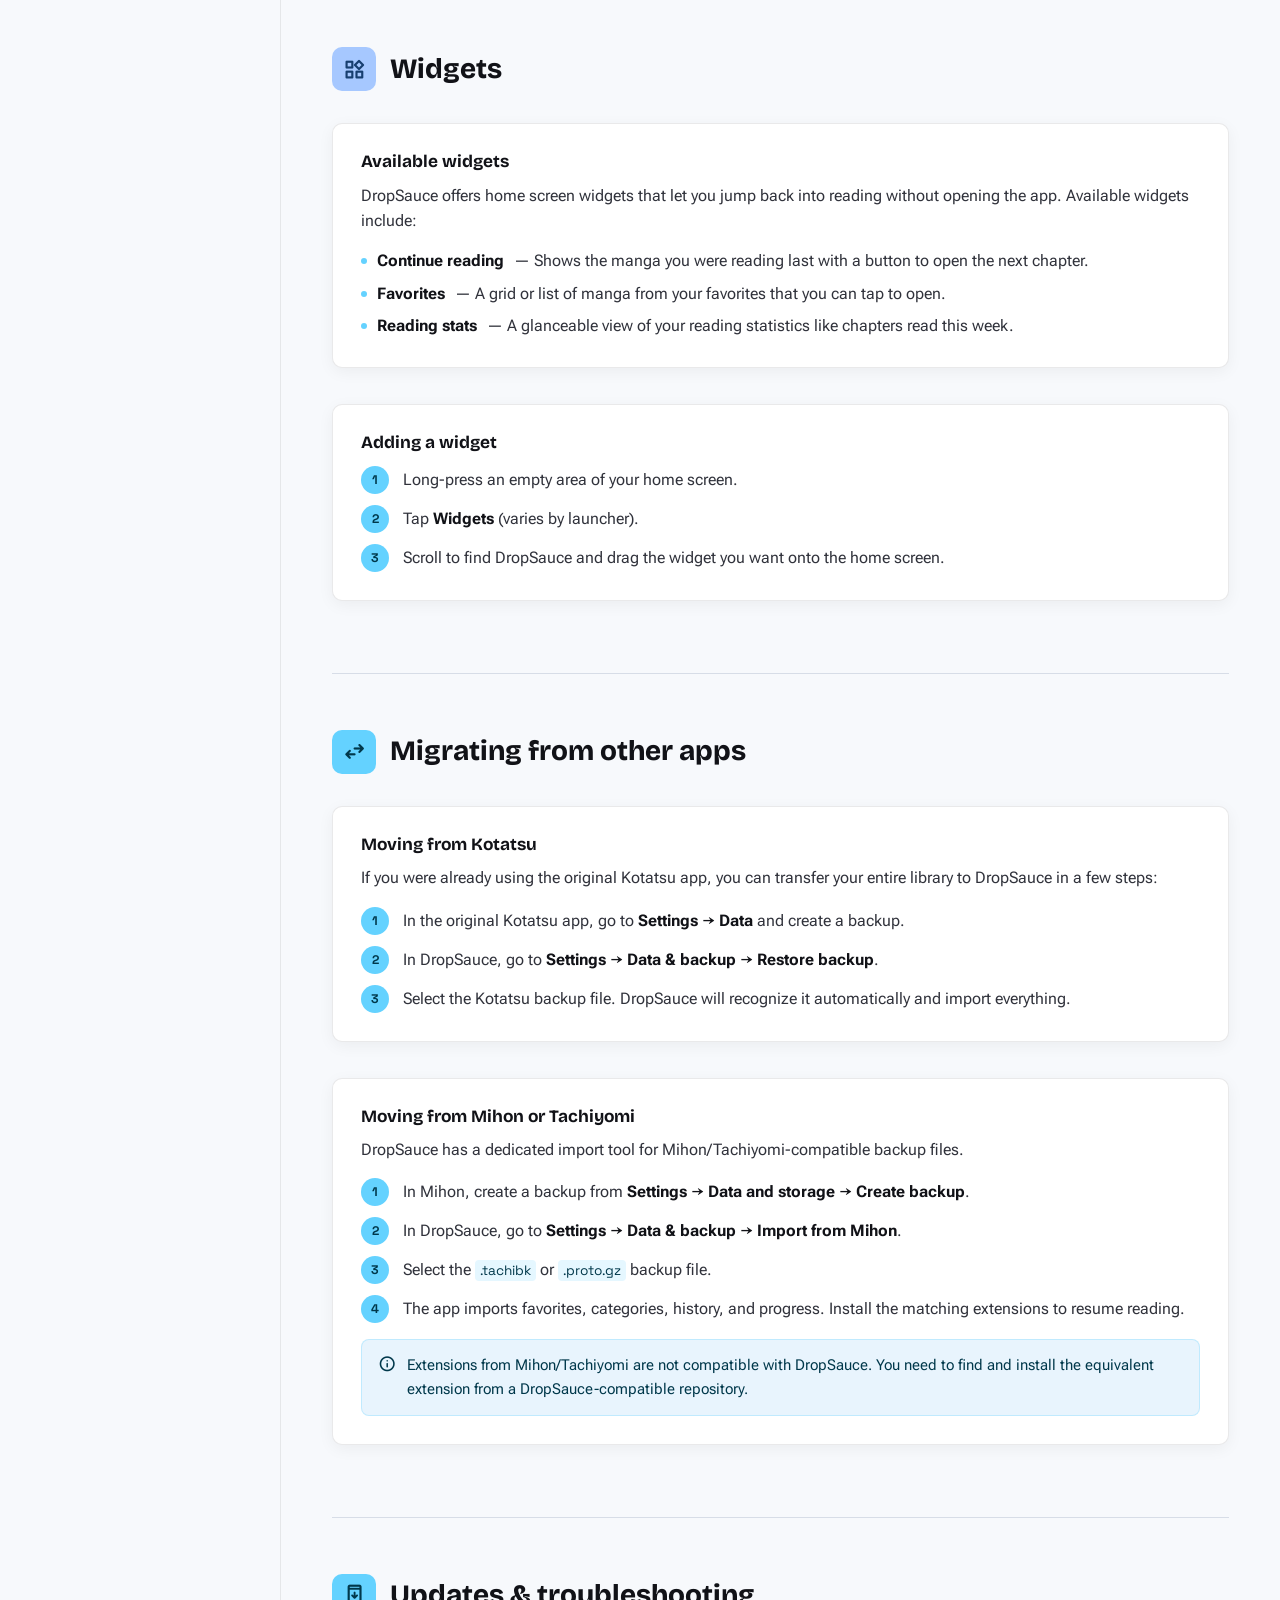
<file: guide/index.html>
<!doctype html>
<html lang="en">
  <head>
    <meta charset="utf-8">
    <meta name="viewport" content="width=device-width, initial-scale=1">
    <title>User Guide - DropSauce</title>
    <meta
      name="description"
      content="Step-by-step guide for DropSauce: getting started, adding sources, using the reader, managing your library, backups, Google Drive sync, tracking, and more."
    >
    <meta name="theme-color" content="#111217">
    <link rel="canonical" href="https://drop-sauce.app/guide">
    <link rel="icon" href="/assets/app-icon-dark.svg" type="image/svg+xml">
    <link rel="preconnect" href="https://fonts.googleapis.com">
    <link rel="preconnect" href="https://fonts.gstatic.com" crossorigin>
    <link
      href="https://fonts.googleapis.com/css2?family=Bricolage+Grotesque:opsz,wght@12..96,500;12..96,650;12..96,750&family=Fraunces:opsz,wght,SOFT@9..144,650,80&family=Roboto+Flex:opsz,wght,GRAD@8..144,400..760,0&family=Space+Grotesk:wght@500;700&family=Material+Symbols+Rounded:opsz,wght,FILL,GRAD@24,500,0,0&display=swap"
      rel="stylesheet"
    >
    <link rel="stylesheet" href="/styles.css?v=20260620-3">
    <link rel="stylesheet" href="/guide/guide.css?v=20260623-1">
    <script src="/script.js?v=20260620-3" defer></script>
    <script src="/guide/guide.js?v=20260623-1" defer></script>
  </head>
  <body class="guide-body">
    <a class="skip-link" href="#main">Skip to content</a>

    <header class="site-header" data-site-header>
      <a class="brand" href="/" aria-label="DropSauce home">
        <img src="/assets/app-icon-dark.svg" alt="" width="36" height="36">
        <span>DropSauce</span>
      </a>
      <nav class="site-nav" aria-label="Main navigation">
        <a href="/#tour">Tour</a>
        <a href="/#features">Features</a>
        <a href="/guide" aria-current="page">Guide</a>
        <a href="/#privacy">Privacy</a>
      </nav>
      <a class="icon-button" href="https://github.com/HuzaifaKhalid1311/DropSauce" aria-label="Open DropSauce on GitHub">
        <span class="material-symbols-rounded" aria-hidden="true">code</span>
      </a>
    </header>

    <div class="guide-layout" id="main">

      <!-- Sidebar navigation -->
      <aside class="guide-sidebar" aria-label="Guide navigation">
        <div class="guide-sidebar-inner">
          <p class="guide-sidebar-label">On this page</p>
          <nav class="guide-nav" aria-label="Guide sections">
            <a class="guide-nav-link is-active" href="#getting-started" id="nav-getting-started">
              <span class="material-symbols-rounded" aria-hidden="true">rocket_launch</span>
              Getting started
            </a>
            <a class="guide-nav-link" href="#sources" id="nav-sources">
              <span class="material-symbols-rounded" aria-hidden="true">extension</span>
              Sources & extensions
            </a>
            <a class="guide-nav-link" href="#library" id="nav-library">
              <span class="material-symbols-rounded" aria-hidden="true">favorite</span>
              Library & favorites
            </a>
            <a class="guide-nav-link" href="#categories" id="nav-categories">
              <span class="material-symbols-rounded" aria-hidden="true">folder</span>
              Categories
            </a>
            <a class="guide-nav-link" href="#reader" id="nav-reader">
              <span class="material-symbols-rounded" aria-hidden="true">chrome_reader_mode</span>
              Reader
            </a>
            <a class="guide-nav-link" href="#downloads" id="nav-downloads">
              <span class="material-symbols-rounded" aria-hidden="true">download</span>
              Downloads & local files
            </a>
            <a class="guide-nav-link" href="#backups" id="nav-backups">
              <span class="material-symbols-rounded" aria-hidden="true">history</span>
              Backups & restore
            </a>
            <a class="guide-nav-link" href="#sync" id="nav-sync">
              <span class="material-symbols-rounded" aria-hidden="true">cloud_done</span>
              Google Drive sync
            </a>
            <a class="guide-nav-link" href="#tracking" id="nav-tracking">
              <span class="material-symbols-rounded" aria-hidden="true">track_changes</span>
              Tracking
            </a>
            <a class="guide-nav-link" href="#applock" id="nav-applock">
              <span class="material-symbols-rounded" aria-hidden="true">lock</span>
              App lock
            </a>
            <a class="guide-nav-link" href="#widgets" id="nav-widgets">
              <span class="material-symbols-rounded" aria-hidden="true">widgets</span>
              Widgets
            </a>
            <a class="guide-nav-link" href="#migration" id="nav-migration">
              <span class="material-symbols-rounded" aria-hidden="true">swap_horiz</span>
              Migrating from other apps
            </a>
            <a class="guide-nav-link" href="#updates" id="nav-updates">
              <span class="material-symbols-rounded" aria-hidden="true">system_update</span>
              Updates & troubleshooting
            </a>
          </nav>
        </div>
      </aside>

      <!-- Main guide content -->
      <main class="guide-main" id="guide-content">

        <!-- Page header -->
        <div class="guide-page-header">
          <p class="eyebrow">User guide</p>
          <h1>How to use DropSauce</h1>
          <p class="guide-intro">
            Simple, plain-language explanations for every part of the app — from adding your first source to syncing your library between devices.
          </p>
        </div>

        <!-- ── GETTING STARTED ───────────────────────────────────────── -->
        <section class="guide-section" id="getting-started" aria-labelledby="h2-getting-started">
          <div class="guide-section-header">
            <span class="guide-section-icon" aria-hidden="true">
              <span class="material-symbols-rounded">rocket_launch</span>
            </span>
            <h2 id="h2-getting-started">Getting started</h2>
          </div>

          <div class="guide-block">
            <h3>Installing the app</h3>
            <p>DropSauce is not on the Play Store. You install it directly from GitHub Releases as an APK.</p>
            <ol class="guide-steps">
              <li>
                <span class="step-num">1</span>
                <div>
                  Go to the <a href="https://github.com/HuzaifaKhalid1311/DropSauce/releases/latest" class="guide-link">latest release on GitHub</a> and tap <strong>Download APK</strong>.
                </div>
              </li>
              <li>
                <span class="step-num">2</span>
                <div>
                  When Android asks if you want to allow installs from unknown sources, tap <strong>Settings</strong> and enable it for your browser or file manager. This is a one-time step.
                </div>
              </li>
              <li>
                <span class="step-num">3</span>
                <div>
                  Return to the download and tap <strong>Install</strong>. The app will appear in your launcher.
                </div>
              </li>
            </ol>
            <div class="guide-note">
              <span class="material-symbols-rounded" aria-hidden="true">info</span>
              <p>You do not need an account. DropSauce works fully offline from the moment it is installed.</p>
            </div>
          </div>

          <div class="guide-block">
            <h3>First launch — choosing source languages</h3>
            <p>The first time you open the app, a screen will appear asking which languages you want sources for. This filters the list of available sources down to just the ones relevant to you.</p>
            <p>By default, the app selects the languages that match your Android system language. You can change this later from <strong>Settings → Sources</strong>.</p>
            <div class="guide-tip">
              <span class="material-symbols-rounded" aria-hidden="true">lightbulb</span>
              <p>If you read manga in multiple languages, select all of them here. You can always hide individual sources you don't use.</p>
            </div>
          </div>

          <div class="guide-block">
            <h3>The five main tabs</h3>
            <p>The bottom navigation bar has five sections:</p>
            <ul class="guide-list">
              <li><strong>Favorites</strong> — Your saved manga, organized by category.</li>
              <li><strong>History</strong> — Every manga you have opened, sorted by most recent.</li>
              <li><strong>Explore</strong> — Browse and search across all your installed sources.</li>
              <li><strong>Feed</strong> — New chapter notifications for manga in your favorites (requires the tracker to be on).</li>
              <li><strong>Suggestions</strong> — Manga recommendations based on your library.</li>
            </ul>
          </div>
        </section>

        <!-- ── SOURCES & EXTENSIONS ──────────────────────────────────── -->
        <section class="guide-section" id="sources" aria-labelledby="h2-sources">
          <div class="guide-section-header">
            <span class="guide-section-icon" aria-hidden="true">
              <span class="material-symbols-rounded">extension</span>
            </span>
            <h2 id="h2-sources">Sources & extensions</h2>
          </div>

          <div class="guide-block">
            <h3>What are sources?</h3>
            <p>DropSauce does not come with manga built in. It is a reader — you bring your own sources. A <em>source</em> is a website or service the app can fetch manga from. Sources come packaged as <em>extensions</em>, which you install through an extension repository.</p>
            <div class="guide-note">
              <span class="material-symbols-rounded" aria-hidden="true">info</span>
              <p>DropSauce does not host, distribute, or endorse any specific extension repositories. You are responsible for adding only repositories you trust.</p>
            </div>
          </div>

          <div class="guide-block">
            <h3>Adding an extension repository</h3>
            <p>Before you can install extensions, you need to point the app at a repository that lists them.</p>
            <ol class="guide-steps">
              <li>
                <span class="step-num">1</span>
                <div>Open <strong>Settings → Extensions</strong>.</div>
              </li>
              <li>
                <span class="step-num">2</span>
                <div>Tap the <strong>+</strong> button and paste the URL of the extension repository.</div>
              </li>
              <li>
                <span class="step-num">3</span>
                <div>The app will download the repository index. You will see a list of available extensions.</div>
              </li>
            </ol>
          </div>

          <div class="guide-block">
            <h3>Installing an extension</h3>
            <ol class="guide-steps">
              <li>
                <span class="step-num">1</span>
                <div>Go to <strong>Settings → Extensions</strong>.</div>
              </li>
              <li>
                <span class="step-num">2</span>
                <div>Find the extension you want and tap <strong>Install</strong>.</div>
              </li>
              <li>
                <span class="step-num">3</span>
                <div>Android will ask you to confirm the installation. Tap <strong>Install</strong>.</div>
              </li>
              <li>
                <span class="step-num">4</span>
                <div>Once installed, the source shows up in <strong>Explore → Manage sources</strong>.</div>
              </li>
            </ol>
            <div class="guide-tip">
              <span class="material-symbols-rounded" aria-hidden="true">lightbulb</span>
              <p>Extensions are separate APKs signed by whoever runs the repository. Only install from repositories you trust.</p>
            </div>
          </div>

          <div class="guide-block">
            <h3>Source-specific settings</h3>
            <p>Many sources let you configure things like domain, login, or content filters. To find these:</p>
            <ol class="guide-steps">
              <li>
                <span class="step-num">1</span>
                <div>Go to <strong>Settings → Extensions</strong>.</div>
              </li>
              <li>
                <span class="step-num">2</span>
                <div>Find the installed source and tap the settings icon next to it.</div>
              </li>
            </ol>
          </div>

          <div class="guide-block">
            <h3>Managing which sources are visible</h3>
            <p>You can pin, hide, or reorder sources in <strong>Explore → Manage sources</strong>. Pinned sources appear at the top of the Explore tab. Hidden sources disappear from browsing but are not uninstalled.</p>
          </div>

          <div class="guide-block">
            <h3>Alternative sources for a manga</h3>
            <p>If a manga is no longer available on its current source, or you just want to try a different one, DropSauce can find the same title on your other installed sources.</p>
            <ol class="guide-steps">
              <li>
                <span class="step-num">1</span>
                <div>Open the manga details screen.</div>
              </li>
              <li>
                <span class="step-num">2</span>
                <div>Tap the <strong>⋮ menu</strong> and select <strong>Find alternatives</strong>.</div>
              </li>
              <li>
                <span class="step-num">3</span>
                <div>The app searches your other sources for a matching title. Tap one to switch.</div>
              </li>
            </ol>
          </div>
        </section>

        <!-- ── LIBRARY & FAVORITES ───────────────────────────────────── -->
        <section class="guide-section" id="library" aria-labelledby="h2-library">
          <div class="guide-section-header">
            <span class="guide-section-icon" aria-hidden="true">
              <span class="material-symbols-rounded">favorite</span>
            </span>
            <h2 id="h2-library">Library & favorites</h2>
          </div>

          <div class="guide-block">
            <h3>Adding manga to your library</h3>
            <p>Tapping the heart icon on any manga details page adds it to your favorites. From that point on, it appears in the <strong>Favorites</strong> tab and is tracked for new chapters.</p>
          </div>

          <div class="guide-block">
            <h3>Viewing reading history</h3>
            <p>The <strong>History</strong> tab shows every manga you have opened, in the order you last read them. This is your full reading log — it is not limited to favorites. You can clear individual entries or wipe the entire history from the <strong>⋮ menu</strong>.</p>
          </div>

          <div class="guide-block">
            <h3>Bookmarks</h3>
            <p>Bookmarks let you save specific pages inside a chapter. While reading, long-press on a page and tap <strong>Bookmark</strong>. To view all your bookmarks, go to the manga details page and tap the bookmark icon, or find the Bookmarks section under the manga's detail screen.</p>
          </div>

          <div class="guide-block">
            <h3>Reading statistics</h3>
            <p>DropSauce tracks how many chapters you have read, how many pages, and how much time you have spent reading. To view your stats, tap <strong>Statistics</strong> from the main screen menu or from your profile area.</p>
          </div>

          <div class="guide-block">
            <h3>Update tracker (new chapter feed)</h3>
            <p>The tracker checks your favorites for new chapters in the background. When new chapters are found, a notification appears and the <strong>Feed</strong> tab updates. You can adjust how often checks run in <strong>Settings → Tracker</strong>.</p>
            <div class="guide-note">
              <span class="material-symbols-rounded" aria-hidden="true">info</span>
              <p>Tracking only works for manga that are saved as favorites. History-only manga are not checked.</p>
            </div>
          </div>

          <div class="guide-block">
            <h3>Manga suggestions</h3>
            <p>The <strong>Suggestions</strong> tab recommends manga based on what is already in your library. The app looks at genres, authors, and tags from your favorites to find similar titles on your installed sources. These suggestions update automatically in the background.</p>
          </div>
        </section>

        <!-- ── CATEGORIES ────────────────────────────────────────────── -->
        <section class="guide-section" id="categories" aria-labelledby="h2-categories">
          <div class="guide-section-header">
            <span class="guide-section-icon" aria-hidden="true">
              <span class="material-symbols-rounded">folder</span>
            </span>
            <h2 id="h2-categories">Categories</h2>
          </div>

          <div class="guide-block">
            <h3>What categories are for</h3>
            <p>Categories let you group your favorites however you like — for example "Reading", "On hold", "Completed", or by genre. A manga can belong to more than one category.</p>
          </div>

          <div class="guide-block">
            <h3>Creating a category</h3>
            <ol class="guide-steps">
              <li>
                <span class="step-num">1</span>
                <div>Open the <strong>Favorites</strong> tab.</div>
              </li>
              <li>
                <span class="step-num">2</span>
                <div>Tap the <strong>⋮ menu</strong> and select <strong>Manage categories</strong>.</div>
              </li>
              <li>
                <span class="step-num">3</span>
                <div>Tap the <strong>+</strong> button and type a name for your new category.</div>
              </li>
            </ol>
          </div>

          <div class="guide-block">
            <h3>Adding manga to a category</h3>
            <ol class="guide-steps">
              <li>
                <span class="step-num">1</span>
                <div>Open the details page for any manga in your favorites.</div>
              </li>
              <li>
                <span class="step-num">2</span>
                <div>Tap the heart icon again (or the <strong>Categories</strong> chip below it).</div>
              </li>
              <li>
                <span class="step-num">3</span>
                <div>A sheet appears with your categories. Select as many as you want and tap <strong>Save</strong>.</div>
              </li>
            </ol>
            <div class="guide-tip">
              <span class="material-symbols-rounded" aria-hidden="true">lightbulb</span>
              <p>You can also long-press a manga card in the Favorites tab and use the context menu to assign categories in bulk.</p>
            </div>
          </div>

          <div class="guide-block">
            <h3>Filtering the Favorites tab by category</h3>
            <p>In the Favorites tab, swipe the tab row at the top or tap a category name to filter the view to just that category. Tap <strong>All</strong> to return to the full list.</p>
          </div>
        </section>

        <!-- ── READER ─────────────────────────────────────────────────── -->
        <section class="guide-section" id="reader" aria-labelledby="h2-reader">
          <div class="guide-section-header">
            <span class="guide-section-icon" aria-hidden="true">
              <span class="material-symbols-rounded">chrome_reader_mode</span>
            </span>
            <h2 id="h2-reader">Reader</h2>
          </div>

          <div class="guide-block">
            <h3>Reading modes</h3>
            <p>DropSauce supports several reading modes. You can set a default in <strong>Settings → Reader</strong>, or change it per-chapter from the reader's bottom sheet.</p>
            <ul class="guide-list">
              <li><strong>Standard (right to left)</strong> — Classic manga page layout. Tap or swipe right to go forward.</li>
              <li><strong>Standard (left to right)</strong> — For webtoons and manhwa formatted as pages. Tap or swipe left to go forward.</li>
              <li><strong>Webtoon (vertical scroll)</strong> — Continuous vertical scroll. Best for tall-strip webtoons.</li>
              <li><strong>Reversed webtoon</strong> — Vertical scroll but pages are flipped, useful for some right-to-left webtoons.</li>
            </ul>
            <div class="guide-tip">
              <span class="material-symbols-rounded" aria-hidden="true">lightbulb</span>
              <p>If a chapter feels backwards, you probably have the wrong reading direction selected. Tap the center of the screen to open the reader controls and switch modes.</p>
            </div>
          </div>

          <div class="guide-block">
            <h3>Opening the reader controls</h3>
            <p>Tap the center of the screen. A top bar and bottom bar will appear with the chapter title, progress slider, chapter list, and the settings gear icon.</p>
            <ul class="guide-list">
              <li>The <strong>progress slider</strong> at the bottom lets you jump to any page.</li>
              <li>The <strong>chapter list</strong> icon lets you jump to a different chapter.</li>
              <li>The <strong>gear icon</strong> opens quick reader settings.</li>
            </ul>
          </div>

          <div class="guide-block">
            <h3>Tap zones (navigation areas)</h3>
            <p>By default, the left edge of the screen goes to the previous page and the right edge goes to the next page. You can customize exactly which parts of the screen do what in <strong>Settings → Reader → Tap grid</strong>.</p>
          </div>

          <div class="guide-block">
            <h3>Zoom modes</h3>
            <p>In <strong>Settings → Reader</strong>, the zoom setting controls how pages fill the screen:</p>
            <ul class="guide-list">
              <li><strong>Fit to screen</strong> — The whole page is visible at once.</li>
              <li><strong>Fit to width</strong> — The page is as wide as the screen, you scroll vertically.</li>
              <li><strong>Fit to height</strong> — The page is as tall as the screen, you scroll horizontally.</li>
              <li><strong>Original size</strong> — The page is shown at its actual pixel size.</li>
            </ul>
          </div>

          <div class="guide-block">
            <h3>Background color</h3>
            <p>In <strong>Settings → Reader</strong>, you can set the background behind pages to black, white, or gray. Black works well at night; white suits day reading with white-background manga.</p>
          </div>

          <div class="guide-block">
            <h3>Page turn animation</h3>
            <p>In <strong>Settings → Reader</strong>, you can choose a page turn animation: none, slider, or the curved page-flip effect. Turning animation off gives the snappiest feel.</p>
          </div>

          <div class="guide-block">
            <h3>Screen rotation</h3>
            <p>The reader can lock to portrait or landscape independently of your system rotation. Tap the screen while reading, then tap the rotation icon in the top bar to cycle through: follow system → portrait → landscape.</p>
          </div>

          <div class="guide-block">
            <h3>Saving a page as a bookmark</h3>
            <p>Long-press any page while reading and tap <strong>Bookmark this page</strong>. You can find all bookmarks on the manga details screen.</p>
          </div>
        </section>

        <!-- ── DOWNLOADS & LOCAL FILES ───────────────────────────────── -->
        <section class="guide-section" id="downloads" aria-labelledby="h2-downloads">
          <div class="guide-section-header">
            <span class="guide-section-icon" aria-hidden="true">
              <span class="material-symbols-rounded">download</span>
            </span>
            <h2 id="h2-downloads">Downloads & local files</h2>
          </div>

          <div class="guide-block">
            <h3>Downloading chapters for offline reading</h3>
            <p>Not all sources support downloads — it depends on whether the source extension allows it. When downloads are supported:</p>
            <ol class="guide-steps">
              <li>
                <span class="step-num">1</span>
                <div>Open the manga details page.</div>
              </li>
              <li>
                <span class="step-num">2</span>
                <div>Long-press a chapter (or tap the checkbox to select multiple chapters).</div>
              </li>
              <li>
                <span class="step-num">3</span>
                <div>Tap the <strong>Download</strong> icon in the action bar that appears.</div>
              </li>
            </ol>
            <div class="guide-note">
              <span class="material-symbols-rounded" aria-hidden="true">info</span>
              <p>Downloads run as a background service. You can keep reading other manga while chapters download. Check progress from the notification shade or the download queue in Settings.</p>
            </div>
          </div>

          <div class="guide-block">
            <h3>Where downloads are stored</h3>
            <p>By default, downloads go to the app's private storage. You can change the storage location to an SD card or another folder in <strong>Settings → Storage</strong>.</p>
          </div>

          <div class="guide-block">
            <h3>Reading manga from local files (CBZ, ZIP, folder)</h3>
            <p>If you have manga saved on your device as CBZ files, ZIP archives, or folders of images, DropSauce can read them without a source.</p>
            <ol class="guide-steps">
              <li>
                <span class="step-num">1</span>
                <div>Go to <strong>Explore → Local storage</strong>.</div>
              </li>
              <li>
                <span class="step-num">2</span>
                <div>Navigate to the folder containing your manga files and tap it.</div>
              </li>
              <li>
                <span class="step-num">3</span>
                <div>The app will list found manga. Tap one to read it.</div>
              </li>
            </ol>
            <div class="guide-tip">
              <span class="material-symbols-rounded" aria-hidden="true">lightbulb</span>
              <p>Organize each manga as its own folder with chapter subfolders or numbered CBZ files. The app uses file and folder names to determine chapter order.</p>
            </div>
          </div>

          <div class="guide-block">
            <h3>Importing PDF files</h3>
            <p>DropSauce can convert PDF files into readable CBZ chapters when you point it at a local folder. The PDF import happens automatically when the app encounters a PDF inside a scanned local directory. No extra steps are needed — just include the PDF in your manga folder.</p>
          </div>

          <div class="guide-block">
            <h3>Freeing up storage</h3>
            <p>To delete downloaded chapters, go to the manga details page, long-press a downloaded chapter, and tap <strong>Delete download</strong>. To manage all downloads at once, go to <strong>Settings → Storage → Clear downloads</strong>.</p>
          </div>
        </section>

        <!-- ── BACKUPS & RESTORE ──────────────────────────────────────── -->
        <section class="guide-section" id="backups" aria-labelledby="h2-backups">
          <div class="guide-section-header">
            <span class="guide-section-icon" aria-hidden="true">
              <span class="material-symbols-rounded">history</span>
            </span>
            <h2 id="h2-backups">Backups & restore</h2>
          </div>

          <div class="guide-block">
            <h3>What a backup includes</h3>
            <p>A DropSauce backup saves everything about your library state to a single file:</p>
            <ul class="guide-list">
              <li>Favorites and their categories</li>
              <li>Reading history and per-chapter progress</li>
              <li>Bookmarks</li>
              <li>Reading statistics</li>
              <li>App settings</li>
            </ul>
            <div class="guide-note">
              <span class="material-symbols-rounded" aria-hidden="true">info</span>
              <p>Backups do <em>not</em> include downloaded manga files. Those stay in your storage folder.</p>
            </div>
          </div>

          <div class="guide-block">
            <h3>Creating a backup</h3>
            <ol class="guide-steps">
              <li>
                <span class="step-num">1</span>
                <div>Go to <strong>Settings → Data &amp; backup</strong>.</div>
              </li>
              <li>
                <span class="step-num">2</span>
                <div>Tap <strong>Create backup</strong>.</div>
              </li>
              <li>
                <span class="step-num">3</span>
                <div>Choose a location to save the backup file (your Downloads folder is a safe choice).</div>
              </li>
            </ol>
            <div class="guide-tip">
              <span class="material-symbols-rounded" aria-hidden="true">lightbulb</span>
              <p>Make a backup before doing anything risky like clearing app data or moving to a new phone. Keep the backup file somewhere outside the phone — cloud storage, a PC — so it survives a factory reset.</p>
            </div>
          </div>

          <div class="guide-block">
            <h3>Restoring from a backup</h3>
            <ol class="guide-steps">
              <li>
                <span class="step-num">1</span>
                <div>Go to <strong>Settings → Data &amp; backup</strong>.</div>
              </li>
              <li>
                <span class="step-num">2</span>
                <div>Tap <strong>Restore backup</strong> and locate your backup file.</div>
              </li>
              <li>
                <span class="step-num">3</span>
                <div>The app will merge the backup with your current data. You can choose to overwrite or merge.</div>
              </li>
            </ol>
          </div>

          <div class="guide-block">
            <h3>Restoring backups from Kotatsu or Mihon</h3>
            <p>DropSauce can import backups created by the original <strong>Kotatsu</strong> app. This lets you move your library without starting over. Use the same <strong>Restore backup</strong> flow — Kotatsu backup files are auto-detected.</p>
            <p>For <strong>Mihon</strong> (and Tachiyomi-compatible) backups, go to <strong>Settings → Data &amp; backup → Import from Mihon</strong>. The app will import favorites, history, categories, and reading progress.</p>
            <div class="guide-note">
              <span class="material-symbols-rounded" aria-hidden="true">info</span>
              <p>Source compatibility is not guaranteed when importing from another app. If a manga was on a source that DropSauce doesn't have installed, it will import the metadata but won't be able to load new chapters until you install a matching extension.</p>
            </div>
          </div>
        </section>

        <!-- ── GOOGLE DRIVE SYNC ──────────────────────────────────────── -->
        <section class="guide-section" id="sync" aria-labelledby="h2-sync">
          <div class="guide-section-header">
            <span class="guide-section-icon" aria-hidden="true">
              <span class="material-symbols-rounded">cloud_done</span>
            </span>
            <h2 id="h2-sync">Google Drive sync</h2>
          </div>

          <div class="guide-block">
            <h3>What sync does</h3>
            <p>Google Drive sync keeps your library in step across multiple Android devices. When you read a chapter on one phone, the progress shows up on your tablet the next time it syncs. Everything synced goes into a hidden, private file inside your own Google Drive that only DropSauce can access.</p>
            <div class="guide-note">
              <span class="material-symbols-rounded" aria-hidden="true">info</span>
              <p>Sync is entirely optional. The app works perfectly without it. No Google account is required.</p>
            </div>
          </div>

          <div class="guide-block">
            <h3>What gets synced</h3>
            <ul class="guide-list">
              <li>Favorites and categories</li>
              <li>Reading history and chapter progress</li>
              <li>Bookmarks</li>
              <li>Tracking data</li>
              <li>Reading statistics</li>
              <li>App settings</li>
              <li>Manga cover images (optional, can be disabled to save Drive space)</li>
            </ul>
          </div>

          <div class="guide-block">
            <h3>Enabling sync</h3>
            <ol class="guide-steps">
              <li>
                <span class="step-num">1</span>
                <div>Go to <strong>Settings → Sync</strong>.</div>
              </li>
              <li>
                <span class="step-num">2</span>
                <div>Tap <strong>Sign in with Google</strong> and pick your account.</div>
              </li>
              <li>
                <span class="step-num">3</span>
                <div>The app will ask for permission to access its own Drive data folder. Grant it.</div>
              </li>
              <li>
                <span class="step-num">4</span>
                <div>Tap <strong>Sync now</strong> to do an immediate sync, or let it run on its automatic schedule.</div>
              </li>
            </ol>
          </div>

          <div class="guide-block">
            <h3>Setting up sync on a second device</h3>
            <ol class="guide-steps">
              <li>
                <span class="step-num">1</span>
                <div>Install DropSauce on the second device.</div>
              </li>
              <li>
                <span class="step-num">2</span>
                <div>Go to <strong>Settings → Sync</strong> and sign in with the <em>same</em> Google account.</div>
              </li>
              <li>
                <span class="step-num">3</span>
                <div>Tap <strong>Sync now</strong>. The app will pull your library from Drive.</div>
              </li>
            </ol>
            <div class="guide-tip">
              <span class="material-symbols-rounded" aria-hidden="true">lightbulb</span>
              <p>Extensions are not synced. You need to install the same extensions on each device separately. The manga metadata will be there waiting — just add the matching source.</p>
            </div>
          </div>

          <div class="guide-block">
            <h3>Deleting synced data</h3>
            <p>In <strong>Settings → Sync</strong>, tap <strong>Delete all synced data</strong>. This removes the sync file from your Google Drive. Your local data on the device is untouched. You can sign out at any time from the same screen.</p>
          </div>

          <div class="guide-block">
            <h3>How merge conflicts are handled</h3>
            <p>If you read on two devices without syncing in between, the app merges both sets of progress when you next sync. Chapters marked as read on either device stay marked as read. No data is silently lost.</p>
          </div>
        </section>

        <!-- ── TRACKING ───────────────────────────────────────────────── -->
        <section class="guide-section" id="tracking" aria-labelledby="h2-tracking">
          <div class="guide-section-header">
            <span class="guide-section-icon" aria-hidden="true">
              <span class="material-symbols-rounded">track_changes</span>
            </span>
            <h2 id="h2-tracking">Tracking</h2>
          </div>

          <div class="guide-block">
            <h3>What tracking does</h3>
            <p>Tracking (also called scrobbling) automatically updates your manga list on external services as you read. For example, when you finish a chapter in DropSauce, it can mark that chapter as read on AniList or Shikimori so your list there stays accurate without you having to update it manually.</p>
          </div>

          <div class="guide-block">
            <h3>Supported services</h3>
            <p>DropSauce supports logging in to and syncing with multiple tracking services. Check <strong>Settings → Tracking</strong> for the current list of supported services.</p>
          </div>

          <div class="guide-block">
            <h3>Setting up tracking</h3>
            <ol class="guide-steps">
              <li>
                <span class="step-num">1</span>
                <div>Go to <strong>Settings → Tracking</strong>.</div>
              </li>
              <li>
                <span class="step-num">2</span>
                <div>Tap the service you want to use and sign in with your account for that service.</div>
              </li>
              <li>
                <span class="step-num">3</span>
                <div>Once signed in, go to the details page of any manga in your favorites.</div>
              </li>
              <li>
                <span class="step-num">4</span>
                <div>Tap the tracking chip or the <strong>Track</strong> button and search for the matching entry on the service.</div>
              </li>
              <li>
                <span class="step-num">5</span>
                <div>Select it and save. From now on, reading chapters in the app updates your score on the service automatically.</div>
              </li>
            </ol>
          </div>

          <div class="guide-block">
            <h3>Tracking is per-manga</h3>
            <p>You link each manga individually to its entry on the tracking service. This is intentional — some manga have multiple versions or seasons, and automatic matching is often wrong. Linking manually means you always know exactly what is being tracked.</p>
          </div>
        </section>

        <!-- ── APP LOCK ───────────────────────────────────────────────── -->
        <section class="guide-section" id="applock" aria-labelledby="h2-applock">
          <div class="guide-section-header">
            <span class="guide-section-icon" aria-hidden="true">
              <span class="material-symbols-rounded">lock</span>
            </span>
            <h2 id="h2-applock">App lock</h2>
          </div>

          <div class="guide-block">
            <h3>What app lock does</h3>
            <p>App lock adds an authentication step when you open DropSauce. This can be your fingerprint, face unlock, or your device PIN/pattern — whatever your phone uses for biometrics or screen lock. It is useful if you share your device and want your library to stay private.</p>
          </div>

          <div class="guide-block">
            <h3>Enabling app lock</h3>
            <ol class="guide-steps">
              <li>
                <span class="step-num">1</span>
                <div>Go to <strong>Settings → Privacy &amp; security</strong>.</div>
              </li>
              <li>
                <span class="step-num">2</span>
                <div>Toggle on <strong>App lock</strong>.</div>
              </li>
              <li>
                <span class="step-num">3</span>
                <div>Choose whether to use biometrics, device credentials, or both. The system biometric prompt will appear to confirm setup.</div>
              </li>
            </ol>
            <div class="guide-note">
              <span class="material-symbols-rounded" aria-hidden="true">info</span>
              <p>You must have a screen lock set up on your device for app lock to work. If your device has no PIN or biometric enrolled, Android will prompt you to set one first.</p>
            </div>
          </div>

          <div class="guide-block">
            <h3>How long before it locks again</h3>
            <p>In the same Privacy &amp; security settings screen, you can set how quickly the app locks after going to the background — immediately, after 30 seconds, or after a few minutes. This way a quick app switch doesn't force you to re-authenticate.</p>
          </div>
        </section>

        <!-- ── WIDGETS ────────────────────────────────────────────────── -->
        <section class="guide-section" id="widgets" aria-labelledby="h2-widgets">
          <div class="guide-section-header">
            <span class="guide-section-icon" aria-hidden="true">
              <span class="material-symbols-rounded">widgets</span>
            </span>
            <h2 id="h2-widgets">Widgets</h2>
          </div>

          <div class="guide-block">
            <h3>Available widgets</h3>
            <p>DropSauce offers home screen widgets that let you jump back into reading without opening the app. Available widgets include:</p>
            <ul class="guide-list">
              <li><strong>Continue reading</strong> — Shows the manga you were reading last with a button to open the next chapter.</li>
              <li><strong>Favorites</strong> — A grid or list of manga from your favorites that you can tap to open.</li>
              <li><strong>Reading stats</strong> — A glanceable view of your reading statistics like chapters read this week.</li>
            </ul>
          </div>

          <div class="guide-block">
            <h3>Adding a widget</h3>
            <ol class="guide-steps">
              <li>
                <span class="step-num">1</span>
                <div>Long-press an empty area of your home screen.</div>
              </li>
              <li>
                <span class="step-num">2</span>
                <div>Tap <strong>Widgets</strong> (varies by launcher).</div>
              </li>
              <li>
                <span class="step-num">3</span>
                <div>Scroll to find DropSauce and drag the widget you want onto the home screen.</div>
              </li>
            </ol>
          </div>
        </section>

        <!-- ── MIGRATION ──────────────────────────────────────────────── -->
        <section class="guide-section" id="migration" aria-labelledby="h2-migration">
          <div class="guide-section-header">
            <span class="guide-section-icon" aria-hidden="true">
              <span class="material-symbols-rounded">swap_horiz</span>
            </span>
            <h2 id="h2-migration">Migrating from other apps</h2>
          </div>

          <div class="guide-block">
            <h3>Moving from Kotatsu</h3>
            <p>If you were already using the original Kotatsu app, you can transfer your entire library to DropSauce in a few steps:</p>
            <ol class="guide-steps">
              <li>
                <span class="step-num">1</span>
                <div>In the original Kotatsu app, go to <strong>Settings → Data</strong> and create a backup.</div>
              </li>
              <li>
                <span class="step-num">2</span>
                <div>In DropSauce, go to <strong>Settings → Data &amp; backup → Restore backup</strong>.</div>
              </li>
              <li>
                <span class="step-num">3</span>
                <div>Select the Kotatsu backup file. DropSauce will recognize it automatically and import everything.</div>
              </li>
            </ol>
          </div>

          <div class="guide-block">
            <h3>Moving from Mihon or Tachiyomi</h3>
            <p>DropSauce has a dedicated import tool for Mihon/Tachiyomi-compatible backup files.</p>
            <ol class="guide-steps">
              <li>
                <span class="step-num">1</span>
                <div>In Mihon, create a backup from <strong>Settings → Data and storage → Create backup</strong>.</div>
              </li>
              <li>
                <span class="step-num">2</span>
                <div>In DropSauce, go to <strong>Settings → Data &amp; backup → Import from Mihon</strong>.</div>
              </li>
              <li>
                <span class="step-num">3</span>
                <div>Select the <code>.tachibk</code> or <code>.proto.gz</code> backup file.</div>
              </li>
              <li>
                <span class="step-num">4</span>
                <div>The app imports favorites, categories, history, and progress. Install the matching extensions to resume reading.</div>
              </li>
            </ol>
            <div class="guide-note">
              <span class="material-symbols-rounded" aria-hidden="true">info</span>
              <p>Extensions from Mihon/Tachiyomi are not compatible with DropSauce. You need to find and install the equivalent extension from a DropSauce-compatible repository.</p>
            </div>
          </div>
        </section>

        <!-- ── UPDATES & TROUBLESHOOTING ─────────────────────────────── -->
        <section class="guide-section" id="updates" aria-labelledby="h2-updates">
          <div class="guide-section-header">
            <span class="guide-section-icon" aria-hidden="true">
              <span class="material-symbols-rounded">system_update</span>
            </span>
            <h2 id="h2-updates">Updates & troubleshooting</h2>
          </div>

          <div class="guide-block">
            <h3>Updating the app</h3>
            <p>DropSauce can check for and install updates without leaving the app.</p>
            <ol class="guide-steps">
              <li>
                <span class="step-num">1</span>
                <div>Go to <strong>Settings → About</strong>.</div>
              </li>
              <li>
                <span class="step-num">2</span>
                <div>Tap <strong>Check for updates</strong>. If a new version is available, you will see a download button.</div>
              </li>
              <li>
                <span class="step-num">3</span>
                <div>Tap <strong>Download &amp; install</strong>. The app downloads the new APK and prompts you to install it.</div>
              </li>
            </ol>
            <p>You can also download the latest APK manually from the <a href="https://github.com/HuzaifaKhalid1311/DropSauce/releases/latest" class="guide-link">GitHub Releases page</a>.</p>
          </div>

          <div class="guide-block">
            <h3>Updating extensions</h3>
            <p>Source extensions update independently of the app. When a source breaks (common with web-scraped sources), check for an extension update first:</p>
            <ol class="guide-steps">
              <li>
                <span class="step-num">1</span>
                <div>Go to <strong>Settings → Extensions</strong>.</div>
              </li>
              <li>
                <span class="step-num">2</span>
                <div>If any extension has a pending update, an <strong>Update</strong> button appears next to it. Tap it.</div>
              </li>
            </ol>
          </div>

          <div class="guide-block">
            <h3>A source stopped working</h3>
            <p>Sources break when the website they scrape changes its layout. The fix is usually an extension update. If no update is available yet, the source maintainer has likely been notified — check the extension repository's issue tracker.</p>
            <div class="guide-tip">
              <span class="material-symbols-rounded" aria-hidden="true">lightbulb</span>
              <p>If a specific manga is unavailable on one source, use <strong>Find alternatives</strong> on the manga details page to look for the same title on your other installed sources.</p>
            </div>
          </div>

          <div class="guide-block">
            <h3>Images not loading</h3>
            <p>If images fail to load in the reader or on manga details screens:</p>
            <ul class="guide-list">
              <li>Check your internet connection.</li>
              <li>Some sources require a VPN or are geo-restricted. A proxy setting is available in <strong>Settings → Network → Proxy</strong>.</li>
              <li>Try clearing the image cache in <strong>Settings → Storage → Clear image cache</strong>.</li>
              <li>Check if the extension needs an update.</li>
            </ul>
          </div>

          <div class="guide-block">
            <h3>Progress not saving</h3>
            <p>If your reading progress keeps resetting:</p>
            <ul class="guide-list">
              <li>Make sure you are not clearing app data or using a battery optimizer that kills the app's background service before it can save.</li>
              <li>If you use sync, make sure a sync has happened recently on all devices.</li>
              <li>Progress saves when you leave a chapter, not while reading mid-page.</li>
            </ul>
          </div>

          <div class="guide-block">
            <h3>Getting help</h3>
            <p>If something is not working and this guide didn't solve it:</p>
            <ul class="guide-list">
              <li>Join the <a href="https://discord.com/channels/1435615296202477581/1435650246163169382/1435651186140119091" class="guide-link">Discord server</a> and describe your issue.</li>
              <li>Open an issue on the <a href="https://github.com/HuzaifaKhalid1311/DropSauce/issues" class="guide-link">GitHub Issues page</a>. Include your app version (found in Settings → About) and a description of what went wrong.</li>
            </ul>
          </div>
        </section>

        <!-- Bottom actions -->
        <div class="guide-bottom-actions">
          <a class="button button-primary" href="https://github.com/HuzaifaKhalid1311/DropSauce/releases/latest" data-latest-apk-link>
            <span class="material-symbols-rounded" aria-hidden="true">download</span>
            Download APK
          </a>
          <a class="button button-secondary" href="/">
            <span class="material-symbols-rounded" aria-hidden="true">home</span>
            Back to home
          </a>
          <a class="button button-secondary" href="https://github.com/HuzaifaKhalid1311/DropSauce/issues">
            <span class="material-symbols-rounded" aria-hidden="true">bug_report</span>
            Report an issue
          </a>
        </div>

      </main>
    </div>

    <footer class="site-footer">
      <div>
        <a class="footer-brand" href="/">
          <img src="/assets/app-icon-dark.svg" alt="" width="34" height="34">
          <span>DropSauce</span>
        </a>
        <p>Free, open-source manga reading for Android. Bring your own sources and keep your data under your control.</p>
      </div>
      <nav aria-label="Footer navigation">
        <a href="/guide">Guide</a>
        <a href="/privacy">Privacy</a>
        <a href="/terms">Terms</a>
        <a href="https://github.com/HuzaifaKhalid1311/DropSauce">GitHub</a>
      </nav>
    </footer>
  </body>
</html>
</file>
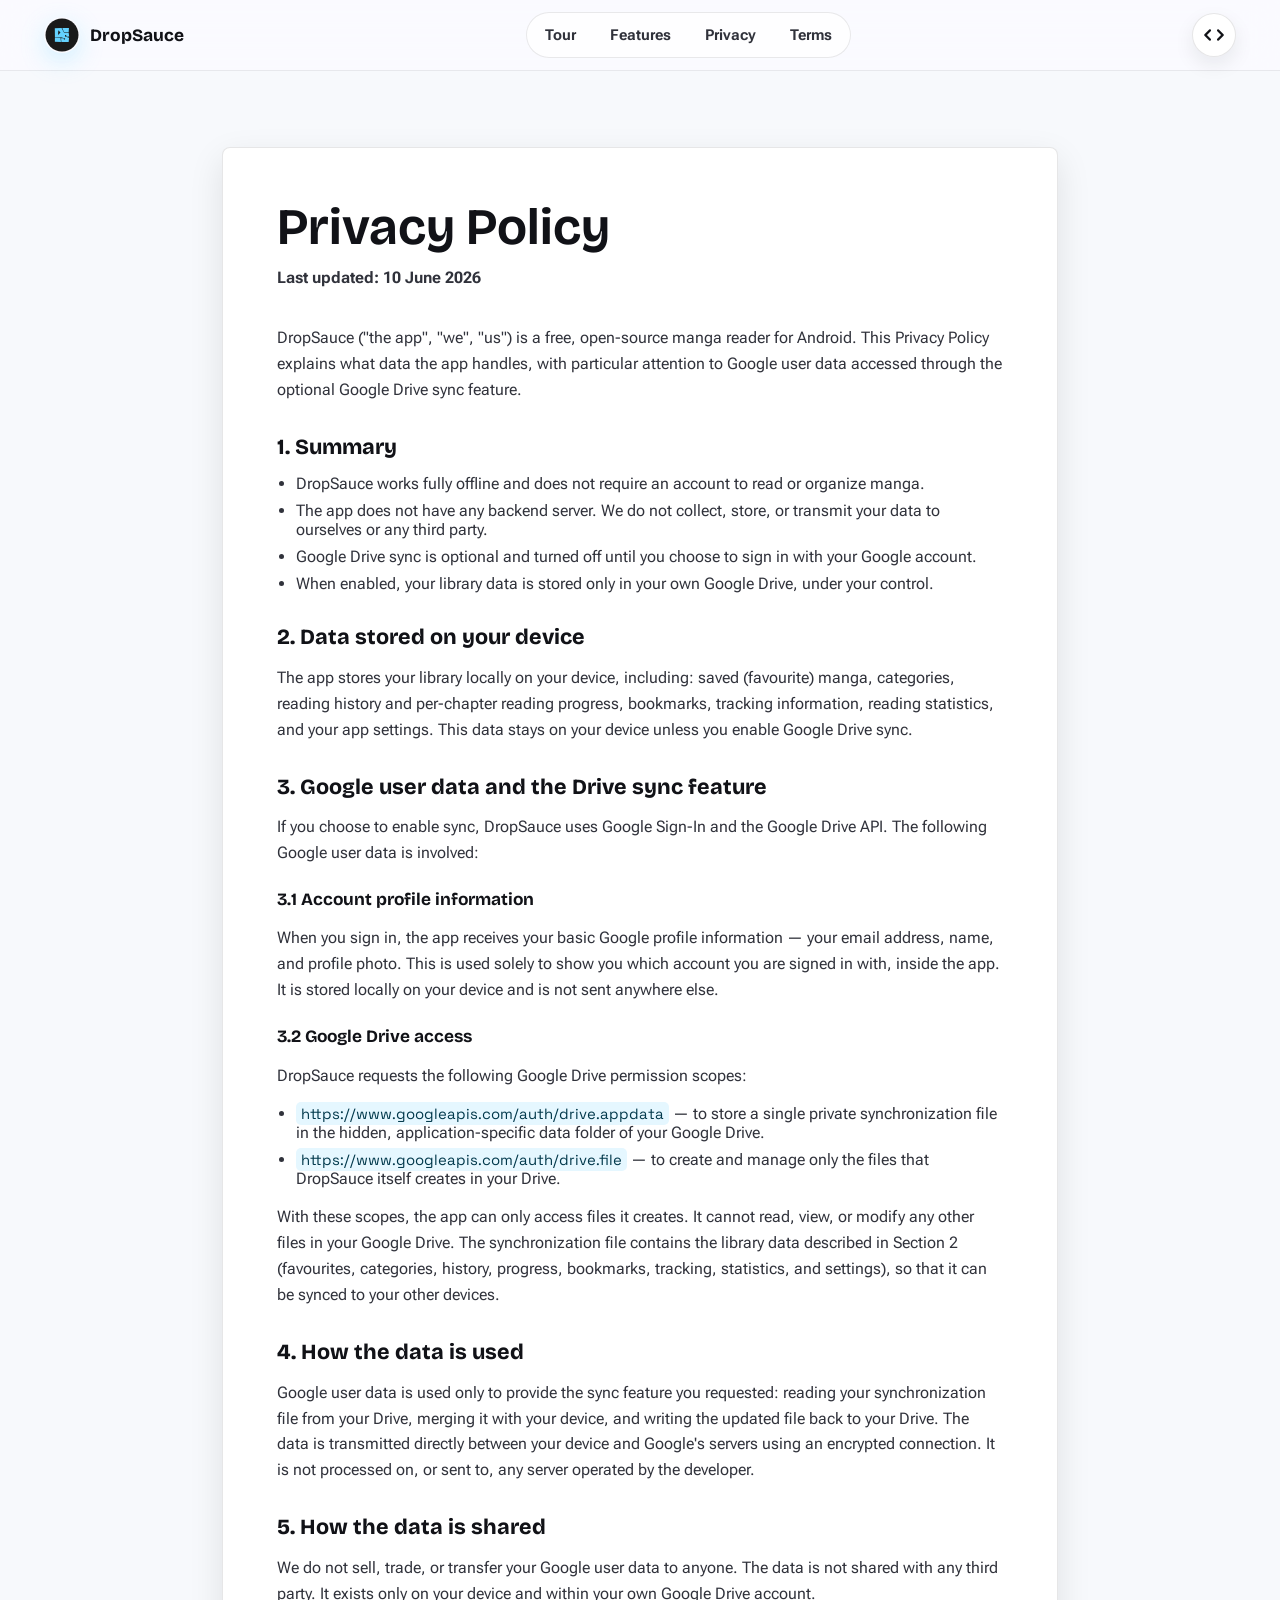
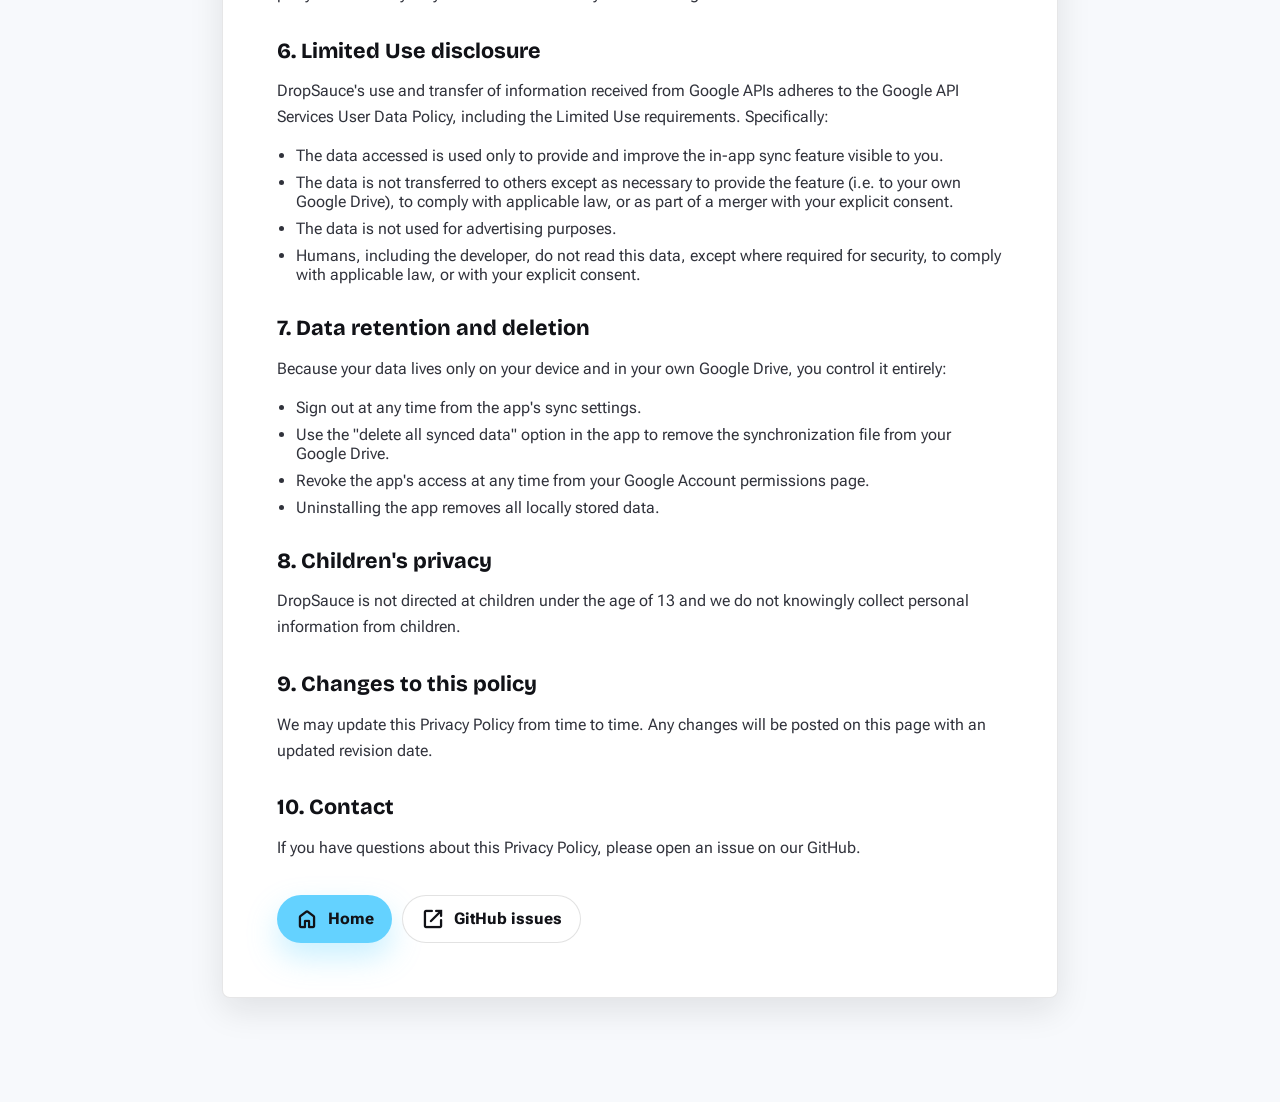
<file: privacy/index.html>
<!doctype html>
<html lang="en">
  <head>
    <meta charset="utf-8">
    <meta name="viewport" content="width=device-width, initial-scale=1">
    <title>Privacy Policy - DropSauce</title>
    <meta name="description" content="DropSauce Privacy Policy, including Google Drive sync data handling.">
    <meta name="theme-color" content="#111217">
    <link rel="canonical" href="https://drop-sauce.app/privacy">
    <link rel="icon" href="/assets/app-icon-dark.svg" type="image/svg+xml">
    <link rel="preconnect" href="https://fonts.googleapis.com">
    <link rel="preconnect" href="https://fonts.gstatic.com" crossorigin>
    <link
      href="https://fonts.googleapis.com/css2?family=Bricolage+Grotesque:opsz,wght@12..96,500;12..96,650;12..96,750&family=Fraunces:opsz,wght,SOFT@9..144,650,80&family=Roboto+Flex:opsz,wght,GRAD@8..144,400..760,0&family=Space+Grotesk:wght@500;700&family=Material+Symbols+Rounded:opsz,wght,FILL,GRAD@24,500,0,0&display=swap"
      rel="stylesheet"
    >
    <link rel="stylesheet" href="/styles.css?v=20260620-3">
    <script src="/script.js?v=20260620-3" defer></script>
  </head>
  <body class="legal-body">
    <a class="skip-link" href="#main">Skip to content</a>
    <header class="site-header" data-site-header>
      <a class="brand" href="/" aria-label="DropSauce home">
        <img src="/assets/app-icon-dark.svg" alt="" width="36" height="36">
        <span>DropSauce</span>
      </a>
      <nav class="site-nav" aria-label="Main navigation">
        <a href="/#tour">Tour</a>
        <a href="/#features">Features</a>
        <a href="/privacy">Privacy</a>
        <a href="/terms">Terms</a>
      </nav>
      <a class="icon-button" href="https://github.com/HuzaifaKhalid1311/DropSauce" aria-label="Open DropSauce on GitHub">
        <span class="material-symbols-rounded" aria-hidden="true">code</span>
      </a>
    </header>

    <main class="legal-main" id="main">
      <article class="legal-article">
        <h1>Privacy Policy</h1>
        <p class="legal-date">Last updated: 10 June 2026</p>

        <p>
          DropSauce (&quot;the app&quot;, &quot;we&quot;, &quot;us&quot;) is a free, open-source manga reader for Android.
          This Privacy Policy explains what data the app handles, with particular attention to
          Google user data accessed through the optional Google Drive sync feature.
        </p>

        <h2>1. Summary</h2>
        <ul>
          <li>DropSauce works fully offline and does not require an account to read or organize manga.</li>
          <li>The app does not have any backend server. We do not collect, store, or transmit your data to ourselves or any third party.</li>
          <li>Google Drive sync is optional and turned off until you choose to sign in with your Google account.</li>
          <li>When enabled, your library data is stored only in your own Google Drive, under your control.</li>
        </ul>

        <h2>2. Data stored on your device</h2>
        <p>
          The app stores your library locally on your device, including: saved (favourite) manga,
          categories, reading history and per-chapter reading progress, bookmarks, tracking
          information, reading statistics, and your app settings. This data stays on your device
          unless you enable Google Drive sync.
        </p>

        <h2>3. Google user data and the Drive sync feature</h2>
        <p>
          If you choose to enable sync, DropSauce uses Google Sign-In and the Google Drive API. The
          following Google user data is involved:
        </p>

        <h3>3.1 Account profile information</h3>
        <p>
          When you sign in, the app receives your basic Google profile information &mdash; your email
          address, name, and profile photo. This is used solely to show you which account you are
          signed in with, inside the app. It is stored locally on your device and is not sent
          anywhere else.
        </p>

        <h3>3.2 Google Drive access</h3>
        <p>DropSauce requests the following Google Drive permission scopes:</p>
        <ul>
          <li><code>https://www.googleapis.com/auth/drive.appdata</code> &mdash; to store a single private synchronization file in the hidden, application-specific data folder of your Google Drive.</li>
          <li><code>https://www.googleapis.com/auth/drive.file</code> &mdash; to create and manage only the files that DropSauce itself creates in your Drive.</li>
        </ul>
        <p>
          With these scopes, the app can only access files it creates. It cannot read, view, or
          modify any other files in your Google Drive. The synchronization file contains the library
          data described in Section 2 (favourites, categories, history, progress, bookmarks,
          tracking, statistics, and settings), so that it can be synced to your other devices.
        </p>

        <h2>4. How the data is used</h2>
        <p>
          Google user data is used only to provide the sync feature you requested: reading your
          synchronization file from your Drive, merging it with your device, and writing the updated
          file back to your Drive. The data is transmitted directly between your device and
          Google's servers using an encrypted connection. It is not processed on, or sent to, any
          server operated by the developer.
        </p>

        <h2>5. How the data is shared</h2>
        <p>
          We do not sell, trade, or transfer your Google user data to anyone. The data is not shared
          with any third party. It exists only on your device and within your own Google Drive
          account.
        </p>

        <h2>6. Limited Use disclosure</h2>
        <p>
          DropSauce's use and transfer of information received from Google APIs adheres to the
          Google API Services User Data Policy, including the Limited Use requirements. Specifically:
        </p>
        <ul>
          <li>The data accessed is used only to provide and improve the in-app sync feature visible to you.</li>
          <li>The data is not transferred to others except as necessary to provide the feature (i.e. to your own Google Drive), to comply with applicable law, or as part of a merger with your explicit consent.</li>
          <li>The data is not used for advertising purposes.</li>
          <li>Humans, including the developer, do not read this data, except where required for security, to comply with applicable law, or with your explicit consent.</li>
        </ul>

        <h2>7. Data retention and deletion</h2>
        <p>Because your data lives only on your device and in your own Google Drive, you control it entirely:</p>
        <ul>
          <li>Sign out at any time from the app's sync settings.</li>
          <li>Use the &quot;delete all synced data&quot; option in the app to remove the synchronization file from your Google Drive.</li>
          <li>Revoke the app's access at any time from your Google Account permissions page.</li>
          <li>Uninstalling the app removes all locally stored data.</li>
        </ul>

        <h2>8. Children's privacy</h2>
        <p>DropSauce is not directed at children under the age of 13 and we do not knowingly collect personal information from children.</p>

        <h2>9. Changes to this policy</h2>
        <p>We may update this Privacy Policy from time to time. Any changes will be posted on this page with an updated revision date.</p>

        <h2>10. Contact</h2>
        <p>If you have questions about this Privacy Policy, please open an issue on our GitHub.</p>

        <div class="legal-actions">
          <a class="button button-primary" href="/">
            <span class="material-symbols-rounded" aria-hidden="true">home</span>
            Home
          </a>
          <a class="button button-secondary" href="https://github.com/HuzaifaKhalid1311/DropSauce/issues">
            <span class="material-symbols-rounded" aria-hidden="true">open_in_new</span>
            GitHub issues
          </a>
        </div>
      </article>
    </main>
  </body>
</html>
</file>
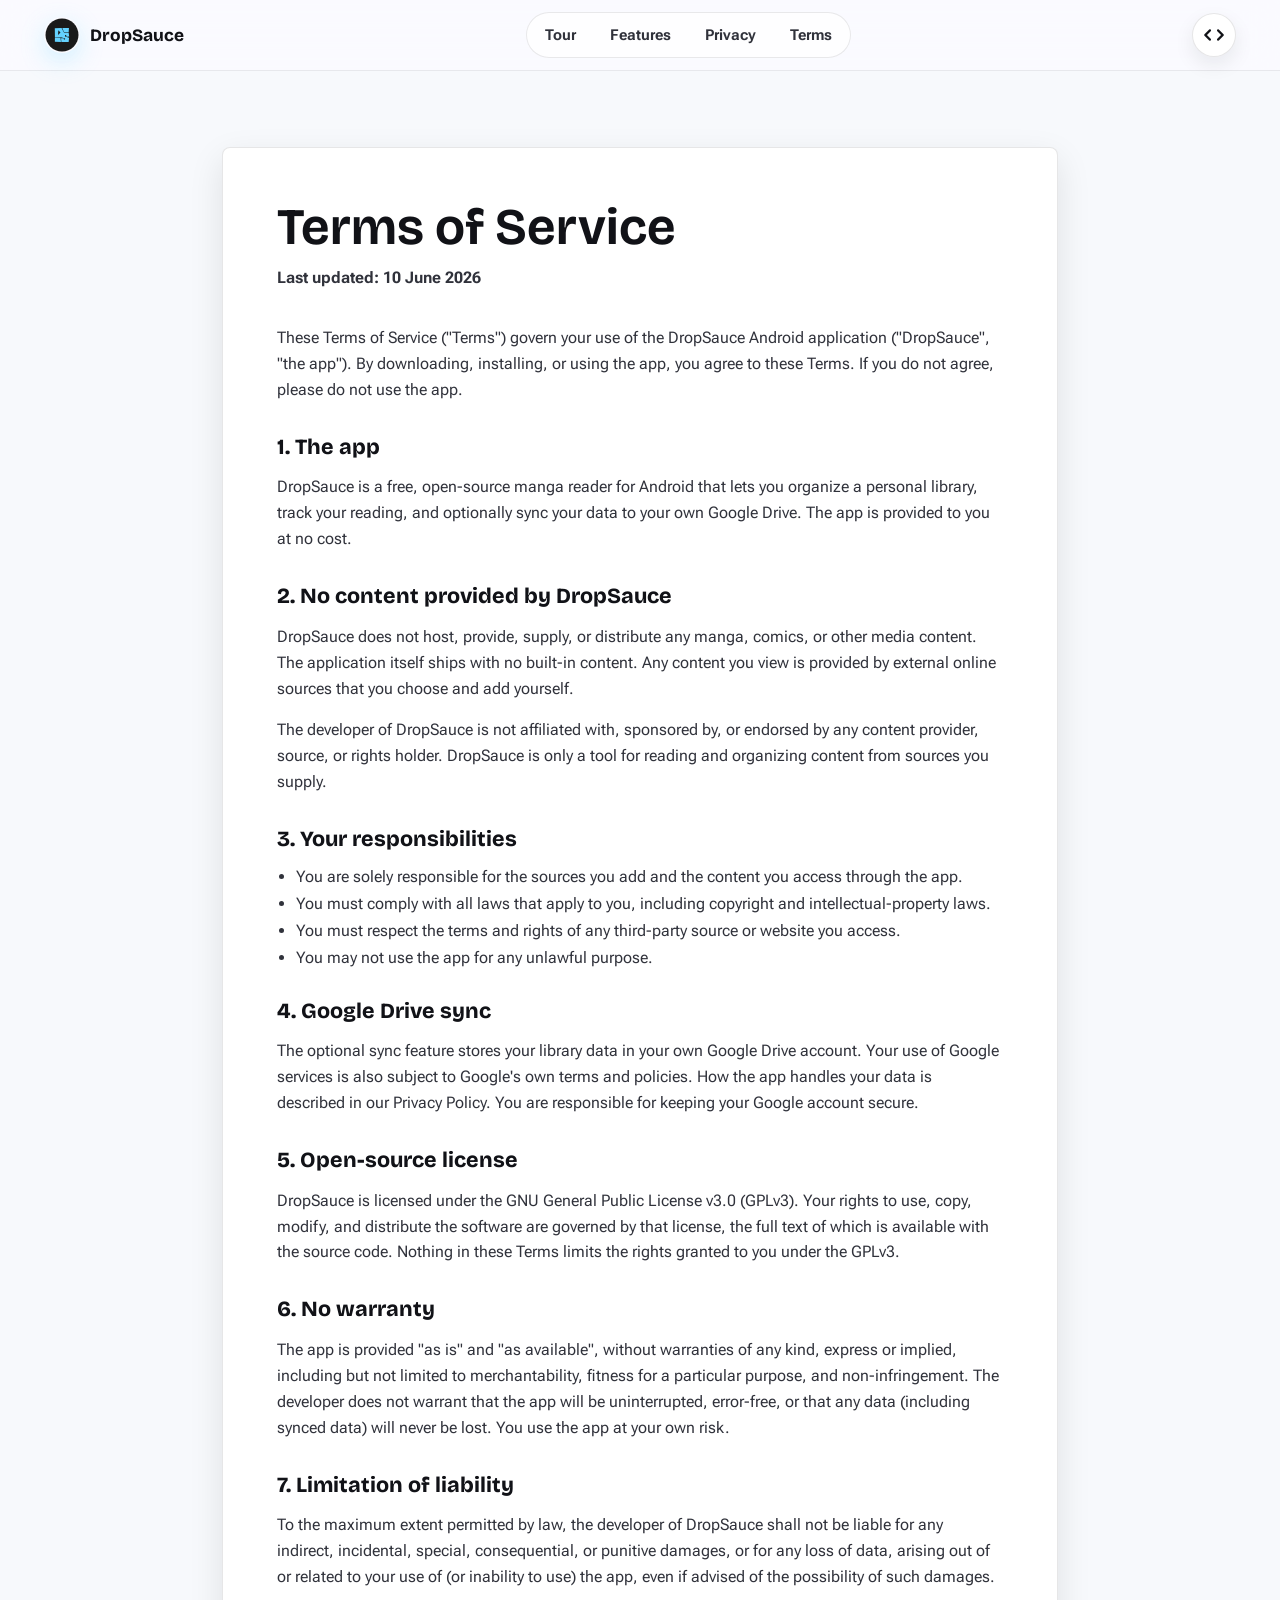
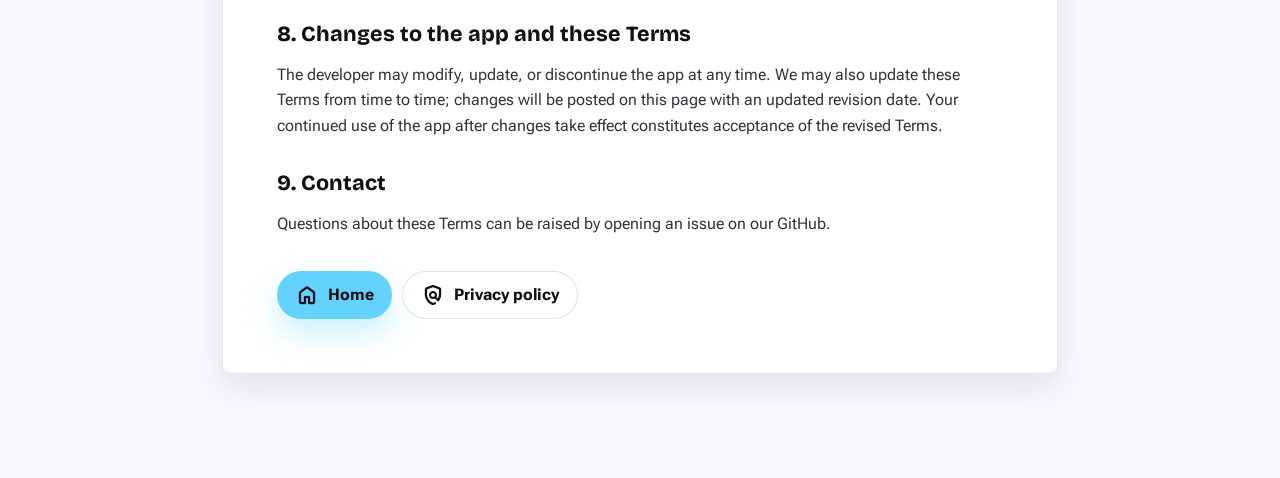
<file: terms/index.html>
<!doctype html>
<html lang="en">
  <head>
    <meta charset="utf-8">
    <meta name="viewport" content="width=device-width, initial-scale=1">
    <title>Terms of Service - DropSauce</title>
    <meta name="description" content="DropSauce Terms of Service.">
    <meta name="theme-color" content="#111217">
    <link rel="canonical" href="https://drop-sauce.app/terms">
    <link rel="icon" href="/assets/app-icon-dark.svg" type="image/svg+xml">
    <link rel="preconnect" href="https://fonts.googleapis.com">
    <link rel="preconnect" href="https://fonts.gstatic.com" crossorigin>
    <link
      href="https://fonts.googleapis.com/css2?family=Bricolage+Grotesque:opsz,wght@12..96,500;12..96,650;12..96,750&family=Fraunces:opsz,wght,SOFT@9..144,650,80&family=Roboto+Flex:opsz,wght,GRAD@8..144,400..760,0&family=Space+Grotesk:wght@500;700&family=Material+Symbols+Rounded:opsz,wght,FILL,GRAD@24,500,0,0&display=swap"
      rel="stylesheet"
    >
    <link rel="stylesheet" href="/styles.css?v=20260620-3">
    <script src="/script.js?v=20260620-3" defer></script>
  </head>
  <body class="legal-body">
    <a class="skip-link" href="#main">Skip to content</a>
    <header class="site-header" data-site-header>
      <a class="brand" href="/" aria-label="DropSauce home">
        <img src="/assets/app-icon-dark.svg" alt="" width="36" height="36">
        <span>DropSauce</span>
      </a>
      <nav class="site-nav" aria-label="Main navigation">
        <a href="/#tour">Tour</a>
        <a href="/#features">Features</a>
        <a href="/privacy">Privacy</a>
        <a href="/terms">Terms</a>
      </nav>
      <a class="icon-button" href="https://github.com/HuzaifaKhalid1311/DropSauce" aria-label="Open DropSauce on GitHub">
        <span class="material-symbols-rounded" aria-hidden="true">code</span>
      </a>
    </header>

    <main class="legal-main" id="main">
      <article class="legal-article">
        <h1>Terms of Service</h1>
        <p class="legal-date">Last updated: 10 June 2026</p>

        <p>
          These Terms of Service (&quot;Terms&quot;) govern your use of the DropSauce Android application
          (&quot;DropSauce&quot;, &quot;the app&quot;). By downloading, installing, or using the app, you agree to
          these Terms. If you do not agree, please do not use the app.
        </p>

        <h2>1. The app</h2>
        <p>
          DropSauce is a free, open-source manga reader for Android that lets you organize a
          personal library, track your reading, and optionally sync your data to your own Google
          Drive. The app is provided to you at no cost.
        </p>

        <h2>2. No content provided by DropSauce</h2>
        <p>
          DropSauce does not host, provide, supply, or distribute any manga, comics, or other media
          content. The application itself ships with no built-in content. Any content you view is
          provided by external online sources that you choose and add yourself.
        </p>
        <p>
          The developer of DropSauce is not affiliated with, sponsored by, or endorsed by any
          content provider, source, or rights holder. DropSauce is only a tool for reading and
          organizing content from sources you supply.
        </p>

        <h2>3. Your responsibilities</h2>
        <ul>
          <li>You are solely responsible for the sources you add and the content you access through the app.</li>
          <li>You must comply with all laws that apply to you, including copyright and intellectual-property laws.</li>
          <li>You must respect the terms and rights of any third-party source or website you access.</li>
          <li>You may not use the app for any unlawful purpose.</li>
        </ul>

        <h2>4. Google Drive sync</h2>
        <p>
          The optional sync feature stores your library data in your own Google Drive account. Your
          use of Google services is also subject to Google's own terms and policies. How the app
          handles your data is described in our Privacy Policy. You are responsible for keeping your
          Google account secure.
        </p>

        <h2>5. Open-source license</h2>
        <p>
          DropSauce is licensed under the GNU General Public License v3.0 (GPLv3). Your rights to
          use, copy, modify, and distribute the software are governed by that license, the full text
          of which is available with the source code. Nothing in these Terms limits the rights
          granted to you under the GPLv3.
        </p>

        <h2>6. No warranty</h2>
        <p>
          The app is provided &quot;as is&quot; and &quot;as available&quot;, without warranties of any kind, express
          or implied, including but not limited to merchantability, fitness for a particular
          purpose, and non-infringement. The developer does not warrant that the app will be
          uninterrupted, error-free, or that any data (including synced data) will never be lost.
          You use the app at your own risk.
        </p>

        <h2>7. Limitation of liability</h2>
        <p>
          To the maximum extent permitted by law, the developer of DropSauce shall not be liable
          for any indirect, incidental, special, consequential, or punitive damages, or for any loss
          of data, arising out of or related to your use of (or inability to use) the app, even if
          advised of the possibility of such damages.
        </p>

        <h2>8. Changes to the app and these Terms</h2>
        <p>
          The developer may modify, update, or discontinue the app at any time. We may also update
          these Terms from time to time; changes will be posted on this page with an updated
          revision date. Your continued use of the app after changes take effect constitutes
          acceptance of the revised Terms.
        </p>

        <h2>9. Contact</h2>
        <p>Questions about these Terms can be raised by opening an issue on our GitHub.</p>

        <div class="legal-actions">
          <a class="button button-primary" href="/">
            <span class="material-symbols-rounded" aria-hidden="true">home</span>
            Home
          </a>
          <a class="button button-secondary" href="/privacy">
            <span class="material-symbols-rounded" aria-hidden="true">policy</span>
            Privacy policy
          </a>
        </div>
      </article>
    </main>
  </body>
</html>
</file>
<file: styles.css>
:root {
  color-scheme: light;
  --ink: #111217;
  --ink-soft: #30323b;
  --muted: #656976;
  --paper: #fbfbff;
  --paper-2: #f0f5f5;
  --surface: #ffffff;
  --surface-strong: #e9eff7;
  --line: #d7dde7;
  --cyan: #64d2ff;
  --cyan-ink: #00384b;
  --pink: #ffd9e5;
  --pink-ink: #713247;
  --green: #bcf0b4;
  --green-ink: #215322;
  --yellow: #ffdf95;
  --yellow-ink: #624700;
  --blue: #a6c8ff;
  --blue-ink: #173f70;
  --purple: #eadcff;
  --purple-ink: #4f3a72;
  --shadow: 0 20px 60px rgb(17 18 23 / 14%);
  --shadow-soft: 0 12px 34px rgb(17 18 23 / 10%);
  --max: 1180px;
  --header-height: 70px;
  font-family: "Roboto Flex", system-ui, -apple-system, BlinkMacSystemFont, "Segoe UI", sans-serif;
  font-synthesis: none;
  text-rendering: optimizeLegibility;
  -webkit-font-smoothing: antialiased;
}

* {
  box-sizing: border-box;
}

html {
  scroll-behavior: smooth;
  background: var(--paper);
}

body {
  margin: 0;
  color: var(--ink);
  background:
    linear-gradient(90deg, rgb(17 18 23 / 4%) 1px, transparent 1px),
    linear-gradient(180deg, #ffffff 0, var(--paper) 380px, #f5f8fb 100%);
  background-size: 72px 72px, auto;
}

body::selection {
  color: var(--ink);
  background: var(--cyan);
}

a {
  color: inherit;
}

img {
  display: block;
  max-width: 100%;
}

button,
a {
  -webkit-tap-highlight-color: transparent;
}

.material-symbols-rounded {
  display: inline-flex;
  align-items: center;
  justify-content: center;
  width: 1em;
  height: 1em;
  overflow: hidden;
  font-family: "Material Symbols Rounded";
  font-weight: 500;
  font-style: normal;
  line-height: 1;
  letter-spacing: 0;
  text-transform: none;
  white-space: nowrap;
  direction: ltr;
  font-feature-settings: "liga";
  -webkit-font-feature-settings: "liga";
  -webkit-font-smoothing: antialiased;
}

.skip-link {
  position: fixed;
  top: 12px;
  left: 12px;
  z-index: 30;
  transform: translateY(-150%);
  border-radius: 999px;
  padding: 10px 14px;
  color: white;
  background: var(--ink);
  text-decoration: none;
}

.skip-link:focus {
  transform: translateY(0);
}

.site-header {
  position: sticky;
  top: 0;
  z-index: 20;
  display: flex;
  align-items: center;
  justify-content: space-between;
  min-height: var(--header-height);
  padding: 12px clamp(18px, 4vw, 44px);
  border-bottom: 1px solid rgb(17 18 23 / 8%);
  background: rgb(251 251 255 / 86%);
  backdrop-filter: blur(18px);
  transition: box-shadow 180ms ease, background 180ms ease;
}

.site-header.is-scrolled {
  box-shadow: 0 8px 26px rgb(17 18 23 / 8%);
  background: rgb(251 251 255 / 94%);
}

.brand,
.footer-brand {
  display: inline-flex;
  align-items: center;
  gap: 10px;
  color: var(--ink);
  font-family: "Bricolage Grotesque", system-ui, sans-serif;
  font-size: 1.08rem;
  font-weight: 750;
  text-decoration: none;
}

.brand img,
.footer-brand img {
  border-radius: 50%;
  box-shadow: 0 8px 24px rgb(100 210 255 / 28%);
}

.site-nav {
  display: flex;
  align-items: center;
  gap: 6px;
  padding: 4px;
  border: 1px solid rgb(17 18 23 / 9%);
  border-radius: 999px;
  background: rgb(255 255 255 / 72%);
}

.site-nav a {
  border-radius: 999px;
  padding: 9px 14px;
  color: var(--ink-soft);
  font-size: 0.93rem;
  font-weight: 680;
  text-decoration: none;
  transition: background 160ms ease, color 160ms ease;
}

.site-nav a:hover,
.site-nav a:focus-visible {
  color: var(--ink);
  background: var(--surface-strong);
}

.icon-button {
  display: inline-flex;
  align-items: center;
  justify-content: center;
  width: 44px;
  height: 44px;
  border: 1px solid rgb(17 18 23 / 10%);
  border-radius: 999px;
  color: var(--ink);
  background: white;
  text-decoration: none;
  box-shadow: 0 8px 20px rgb(17 18 23 / 8%);
  transition: transform 160ms ease, background 160ms ease;
}

.icon-button:hover,
.icon-button:focus-visible {
  transform: translateY(-2px);
  background: var(--cyan);
}

.hero {
  position: relative;
  display: grid;
  align-items: center;
  min-height: min(720px, 78svh);
  overflow: hidden;
  padding: 72px clamp(18px, 6vw, 64px) 54px;
  isolation: isolate;
}

.hero::before {
  position: absolute;
  inset: 0;
  z-index: -3;
  content: "";
  background:
    repeating-linear-gradient(90deg, rgb(17 18 23 / 5%) 0 1px, transparent 1px 64px),
    repeating-linear-gradient(180deg, rgb(17 18 23 / 4%) 0 1px, transparent 1px 64px),
    #f7fbff;
}

.hero::after {
  position: absolute;
  inset: auto 0 0 0;
  z-index: -1;
  height: 210px;
  content: "";
  background: linear-gradient(180deg, transparent, var(--paper));
}

.hero-scene {
  position: absolute;
  inset: 0;
  z-index: -2;
  max-width: 1440px;
  margin: 0 auto;
  pointer-events: none;
  transform-style: preserve-3d;
}

.phone-shot {
  position: absolute;
  width: min(22vw, 260px);
  min-width: 190px;
  transform: translate3d(calc(var(--mx, 0) * 10px), calc(var(--my, 0) * 10px), 0) rotate(var(--tilt, 0deg));
  transition: transform 280ms ease;
}

.phone-frame {
  --phone-radius: 26px;
  aspect-ratio: 420 / 937;
  overflow: hidden;
  border: 1px solid rgb(255 255 255 / 68%);
  border-radius: var(--phone-radius);
  background: #111217;
  box-shadow: var(--shadow);
}

.phone-frame img {
  width: 100%;
  height: 100%;
  object-fit: cover;
  object-position: top center;
}

.phone-shot-main {
  right: 16%;
  bottom: 2%;
  --tilt: -5deg;
}

.phone-shot-reader {
  right: 35%;
  top: 11%;
  width: min(19vw, 215px);
  opacity: 0.9;
  --phone-radius: 22px;
  --tilt: 7deg;
}

.phone-shot-settings {
  right: 2%;
  top: 14%;
  width: min(18vw, 205px);
  opacity: 0.86;
  --phone-radius: 22px;
  --tilt: 9deg;
}

.hero-copy {
  width: min(700px, 100%);
  padding-top: 8px;
}

.eyebrow,
.mini-label {
  margin: 0 0 14px;
  color: var(--pink-ink);
  font-family: "Space Grotesk", system-ui, sans-serif;
  font-size: 0.86rem;
  font-weight: 700;
  text-transform: uppercase;
}

h1,
h2,
h3,
p {
  overflow-wrap: anywhere;
}

h1,
h2,
h3 {
  margin: 0;
  letter-spacing: 0;
}

h1 {
  font-family: "Fraunces", Georgia, serif;
  font-size: 5.5rem;
  line-height: 0.9;
  font-weight: 650;
}

h2 {
  font-family: "Bricolage Grotesque", system-ui, sans-serif;
  font-size: 3rem;
  line-height: 1;
  font-weight: 750;
}

h3 {
  font-family: "Bricolage Grotesque", system-ui, sans-serif;
  font-size: 1.25rem;
  line-height: 1.12;
}

p {
  line-height: 1.62;
}

.lede {
  max-width: 630px;
  margin: 24px 0 0;
  color: var(--ink-soft);
  font-size: 1.2rem;
  font-weight: 520;
}

.hero-actions {
  display: flex;
  flex-wrap: wrap;
  gap: 12px;
  margin-top: 30px;
}

.button,
.inline-link,
.community-links a {
  display: inline-flex;
  align-items: center;
  justify-content: center;
  gap: 9px;
  min-height: 48px;
  border-radius: 999px;
  padding: 0 18px;
  font-weight: 760;
  text-decoration: none;
  transition: transform 160ms ease, box-shadow 160ms ease, background 160ms ease;
}

.button:hover,
.button:focus-visible,
.inline-link:hover,
.inline-link:focus-visible,
.community-links a:hover,
.community-links a:focus-visible {
  transform: translateY(-2px);
}

.button-primary {
  color: var(--ink);
  background: var(--cyan);
  box-shadow: 0 14px 30px rgb(100 210 255 / 34%);
}

.button-secondary {
  color: var(--ink);
  border: 1px solid rgb(17 18 23 / 12%);
  background: white;
}

.button-dark {
  color: white;
  background: var(--ink);
}

.section {
  max-width: var(--max);
  margin: 0 auto;
  padding: 104px clamp(18px, 4vw, 32px);
}

.section-heading {
  width: min(760px, 100%);
  margin-bottom: 34px;
}

.section-lede {
  max-width: 740px;
  margin: 18px 0 0;
  color: var(--ink-soft);
  font-size: 1.08rem;
}

.quick-section {
  padding-top: 72px;
}

.quick-grid {
  display: grid;
  grid-template-columns: repeat(4, minmax(0, 1fr));
  gap: 14px;
}

.quick-card {
  min-height: 245px;
  border: 1px solid rgb(17 18 23 / 10%);
  border-radius: 8px;
  padding: 22px;
  background: white;
  box-shadow: 0 8px 24px rgb(17 18 23 / 6%);
}

.quick-card .material-symbols-rounded {
  width: 46px;
  height: 46px;
  margin-bottom: 22px;
  border-radius: 999px;
  color: var(--cyan-ink);
  background: #c8f0ff;
  font-size: 1.55rem;
}

.quick-card:nth-child(2) .material-symbols-rounded {
  color: var(--green-ink);
  background: var(--green);
}

.quick-card:nth-child(3) .material-symbols-rounded {
  color: var(--purple-ink);
  background: var(--purple);
}

.quick-card:nth-child(4) .material-symbols-rounded {
  color: var(--yellow-ink);
  background: var(--yellow);
}

.quick-card p {
  margin: 12px 0 0;
  color: var(--muted);
}

.workflow-section {
  display: grid;
  grid-template-columns: minmax(0, 0.95fr) minmax(300px, 1.05fr);
  gap: 28px;
  align-items: center;
  padding-top: 52px;
}

.workflow-copy p {
  color: var(--ink-soft);
}

.workflow-list {
  display: grid;
  gap: 12px;
}

.workflow-list div {
  display: grid;
  grid-template-columns: 58px minmax(0, 1fr);
  gap: 14px;
  align-items: center;
  min-height: 86px;
  border: 1px solid rgb(17 18 23 / 10%);
  border-radius: 8px;
  padding: 14px;
  background: white;
  box-shadow: 0 8px 24px rgb(17 18 23 / 5%);
}

.workflow-list span {
  display: inline-flex;
  align-items: center;
  justify-content: center;
  width: 52px;
  height: 52px;
  border-radius: 999px;
  color: var(--pink-ink);
  background: var(--pink);
  font-family: "Space Grotesk", system-ui, sans-serif;
  font-weight: 700;
}

.workflow-list p {
  margin: 0;
  color: var(--ink-soft);
  font-weight: 620;
}

.feature-grid {
  display: grid;
  grid-template-columns: repeat(3, minmax(0, 1fr));
  gap: 16px;
}

.feature-card {
  border: 1px solid rgb(17 18 23 / 10%);
  border-radius: 8px;
  padding: 22px;
  background: var(--surface);
  box-shadow: 0 8px 24px rgb(17 18 23 / 6%);
}

.feature-card p {
  margin: 12px 0 0;
  color: var(--muted);
}

.tour-section {
  max-width: none;
  padding-right: clamp(18px, 5vw, 64px);
  padding-left: clamp(18px, 5vw, 64px);
  background: #111217;
  color: white;
}

.tour-section .section-heading {
  max-width: var(--max);
  margin-right: auto;
  margin-left: auto;
}

.tour-section .eyebrow {
  color: var(--cyan);
}

.tour-shell {
  display: grid;
  grid-template-columns: 260px minmax(0, 1fr);
  gap: 18px;
  max-width: var(--max);
  margin: 0 auto;
}

.tour-tabs {
  display: grid;
  align-content: start;
  gap: 10px;
}

.tour-tab {
  display: flex;
  align-items: center;
  gap: 10px;
  width: 100%;
  min-height: 56px;
  border: 1px solid rgb(255 255 255 / 12%);
  border-radius: 999px;
  padding: 0 18px;
  color: rgb(255 255 255 / 80%);
  background: rgb(255 255 255 / 5%);
  font: inherit;
  font-weight: 760;
  cursor: pointer;
  transition: background 160ms ease, color 160ms ease, transform 160ms ease;
}

.tour-tab:hover,
.tour-tab:focus-visible,
.tour-tab.is-active {
  color: var(--ink);
  background: var(--cyan);
  transform: translateX(4px);
}

.tour-stage {
  min-height: 560px;
  overflow: hidden;
  border: 1px solid rgb(255 255 255 / 12%);
  border-radius: 8px;
  background:
    linear-gradient(90deg, rgb(255 255 255 / 8%) 1px, transparent 1px),
    linear-gradient(180deg, #1e2028, #15161c);
  background-size: 44px 44px, auto;
}

.tour-panel {
  display: grid;
  grid-template-columns: minmax(0, 1fr) minmax(220px, 290px);
  gap: 20px;
  align-items: center;
  min-height: 560px;
  padding: 40px;
}

.tour-panel-wide {
  grid-template-columns: minmax(0, 0.85fr) minmax(320px, 1.15fr);
}

.tour-panel[hidden] {
  display: none;
}

.tour-copy {
  align-self: center;
  max-width: 530px;
}

.tour-copy .mini-label {
  color: var(--yellow);
}

.tour-copy p {
  color: rgb(255 255 255 / 74%);
  font-size: 1.04rem;
}

.tour-visual {
  --phone-radius: 26px;
  width: min(100%, 250px);
  justify-self: center;
  border: 1px solid rgb(255 255 255 / 18%);
  box-shadow: 0 26px 80px rgb(0 0 0 / 46%);
}

.tour-duo {
  display: flex;
  align-items: center;
  justify-content: center;
  gap: 16px;
  align-self: center;
  min-width: 0;
}

.tour-duo .tour-visual {
  width: min(46%, 218px);
}

.feature-card {
  min-height: 218px;
}

.feature-card .material-symbols-rounded {
  width: 42px;
  height: 42px;
  margin-bottom: 18px;
  border-radius: 999px;
  color: var(--cyan-ink);
  background: #c8f0ff;
  font-size: 1.45rem;
}

.feature-card:nth-child(3n + 2) .material-symbols-rounded {
  color: var(--pink-ink);
  background: var(--pink);
}

.feature-card:nth-child(3n) .material-symbols-rounded {
  color: var(--green-ink);
  background: var(--green);
}

.source-section {
  max-width: none;
  border-top: 1px solid rgb(17 18 23 / 9%);
  border-bottom: 1px solid rgb(17 18 23 / 9%);
  background:
    repeating-linear-gradient(135deg, rgb(17 18 23 / 4%) 0 1px, transparent 1px 14px),
    #fff9fd;
}

.split-layout {
  display: grid;
  grid-template-columns: minmax(0, 0.9fr) minmax(280px, 1fr);
  gap: 28px;
  max-width: var(--max);
  margin: 0 auto;
}

.source-copy {
  align-self: center;
}

.source-copy p {
  color: var(--ink-soft);
}

.inline-link {
  width: fit-content;
  margin-top: 14px;
  color: var(--ink);
  background: var(--yellow);
}

.source-steps {
  display: grid;
  gap: 12px;
}

.step-item {
  display: grid;
  grid-template-columns: 58px minmax(0, 1fr);
  gap: 14px;
  align-items: center;
  min-height: 86px;
  border: 1px solid rgb(17 18 23 / 10%);
  border-radius: 8px;
  padding: 14px;
  background: rgb(255 255 255 / 86%);
}

.step-item span {
  display: inline-flex;
  align-items: center;
  justify-content: center;
  width: 52px;
  height: 52px;
  border-radius: 999px;
  color: var(--cyan-ink);
  background: var(--cyan);
  font-family: "Space Grotesk", system-ui, sans-serif;
  font-weight: 700;
}

.step-item p {
  margin: 0;
  color: var(--ink-soft);
  font-weight: 620;
}

.privacy-section {
  max-width: 920px;
}

.privacy-copy p {
  color: var(--ink-soft);
}

.privacy-list {
  display: grid;
  gap: 10px;
  margin: 24px 0;
}

.privacy-list div {
  display: grid;
  grid-template-columns: 42px minmax(0, 1fr);
  gap: 12px;
  align-items: start;
  border: 1px solid rgb(17 18 23 / 10%);
  border-radius: 8px;
  padding: 14px;
  background: white;
}

.privacy-list .material-symbols-rounded {
  width: 34px;
  height: 34px;
  border-radius: 999px;
  color: var(--green-ink);
  background: var(--green);
}

.privacy-list p {
  margin: 0;
  color: var(--ink-soft);
}

.community-section {
  display: grid;
  grid-template-columns: minmax(0, 1.15fr) minmax(280px, 0.85fr);
  gap: 28px;
  align-items: center;
}

.community-copy p {
  color: var(--ink-soft);
}

.community-links {
  display: grid;
  grid-template-columns: repeat(2, minmax(0, 1fr));
  gap: 12px;
}

.community-links a {
  min-height: 92px;
  justify-content: flex-start;
  border: 1px solid rgb(17 18 23 / 10%);
  border-radius: 8px;
  padding: 18px;
  background: white;
  box-shadow: 0 8px 24px rgb(17 18 23 / 6%);
}

.community-links .material-symbols-rounded {
  color: var(--pink-ink);
  font-size: 1.6rem;
}

.guide-cta-section {
  max-width: none;
  padding-top: 0;
  padding-bottom: 0;
  border-top: 1px solid rgb(17 18 23 / 9%);
  background: #111217;
}

.guide-cta-inner {
  display: flex;
  align-items: center;
  gap: 48px;
  max-width: var(--max);
  margin: 0 auto;
  padding: 96px clamp(18px, 4vw, 32px);
}

.guide-cta-icon {
  display: flex;
  align-items: center;
  justify-content: center;
  flex-shrink: 0;
  width: 110px;
  height: 110px;
  border-radius: 24px;
  background: rgb(100 210 255 / 12%);
  border: 1px solid rgb(100 210 255 / 22%);
  box-shadow: 0 0 48px rgb(100 210 255 / 18%);
}

.guide-cta-icon .material-symbols-rounded {
  font-size: 3rem;
  color: var(--cyan);
}

.guide-cta-copy {
  flex: 1;
}

.guide-cta-section .eyebrow {
  color: var(--cyan);
}

.guide-cta-copy h2 {
  color: white;
  font-size: clamp(1.9rem, 4vw, 2.8rem);
  margin-bottom: 14px;
}

.guide-cta-copy > p {
  max-width: 620px;
  color: rgb(255 255 255 / 66%);
  font-size: 1.05rem;
  line-height: 1.65;
  margin: 0;
}

.guide-cta-actions {
  display: flex;
  flex-wrap: wrap;
  gap: 12px;
  margin-top: 28px;
}

.site-footer {
  display: grid;
  grid-template-columns: minmax(0, 1fr) auto;
  gap: 28px;
  align-items: end;
  border-top: 1px solid rgb(17 18 23 / 10%);
  padding: 34px clamp(18px, 4vw, 44px);
  background: #111217;
  color: white;
}

.site-footer p {
  max-width: 540px;
  margin: 12px 0 0;
  color: rgb(255 255 255 / 68%);
}

.site-footer .footer-brand {
  color: white;
}

.site-footer nav {
  display: flex;
  flex-wrap: wrap;
  gap: 10px;
  justify-content: flex-end;
}

.site-footer nav a {
  border: 1px solid rgb(255 255 255 / 14%);
  border-radius: 999px;
  padding: 10px 14px;
  color: rgb(255 255 255 / 78%);
  text-decoration: none;
  transition: background 160ms ease, color 160ms ease;
}

.site-footer nav a:hover,
.site-footer nav a:focus-visible {
  color: white;
  background: rgb(255 255 255 / 10%);
}

.legal-body {
  background: #f7f9fc;
}

.legal-main {
  max-width: 900px;
  margin: 0 auto;
  padding: 76px clamp(18px, 4vw, 32px) 104px;
}

.legal-article {
  border: 1px solid rgb(17 18 23 / 10%);
  border-radius: 8px;
  padding: clamp(24px, 5vw, 54px);
  background: white;
  box-shadow: var(--shadow-soft);
}

.legal-article h1 {
  font-family: "Bricolage Grotesque", system-ui, sans-serif;
  font-size: 3.2rem;
  line-height: 1;
}

.legal-date {
  margin: 12px 0 34px;
  color: var(--muted);
  font-weight: 680;
}

.legal-article h2 {
  margin-top: 34px;
  font-size: 1.35rem;
}

.legal-article h3 {
  margin-top: 24px;
  font-size: 1.08rem;
}

.legal-article p,
.legal-article li {
  color: var(--ink-soft);
  overflow-wrap: anywhere;
}

.legal-article ul {
  padding-left: 1.2rem;
}

.legal-article li + li {
  margin-top: 8px;
}

.legal-article code {
  display: inline;
  max-width: 100%;
  border-radius: 5px;
  padding: 2px 5px;
  color: var(--cyan-ink);
  background: #e5f7ff;
  font-family: "Space Grotesk", ui-monospace, SFMono-Regular, Menlo, Consolas, monospace;
  font-size: 0.93em;
  overflow-wrap: anywhere;
  white-space: normal;
  word-break: break-word;
}

.legal-actions {
  display: flex;
  flex-wrap: wrap;
  gap: 10px;
  margin-top: 34px;
}

.js [data-reveal] {
  opacity: 0;
  transform: translateY(18px);
  transition: opacity 520ms ease, transform 520ms ease;
}

.js [data-reveal].is-visible {
  opacity: 1;
  transform: translateY(0);
}

@media (max-width: 1050px) {
  .hero {
    min-height: auto;
    padding-top: 88px;
    padding-bottom: 460px;
  }

  .hero-copy {
    width: min(650px, 100%);
  }

  .phone-shot {
    width: 205px;
    min-width: 0;
    --phone-radius: 22px;
  }

  .phone-shot-main {
    right: 38%;
    bottom: 32px;
  }

  .phone-shot-reader {
    right: 56%;
    top: auto;
    bottom: 105px;
    width: 165px;
  }

  .phone-shot-settings {
    right: 14%;
    top: auto;
    bottom: 112px;
    width: 165px;
  }

  .tour-shell,
  .tour-panel,
  .split-layout,
  .community-section {
    grid-template-columns: 1fr;
  }

  .tour-tabs {
    grid-template-columns: repeat(5, minmax(0, 1fr));
  }

  .tour-tab {
    justify-content: center;
  }

  .tour-panel {
    padding: 30px;
  }
}

@media (max-width: 820px) {
  .site-header {
    min-height: 62px;
  }

  .site-nav {
    display: none;
  }

  h1 {
    font-size: 4rem;
  }

  h2 {
    font-size: 2.25rem;
  }

  .hero {
    padding-bottom: 390px;
  }

  .phone-shot-main {
    right: 34%;
    width: 180px;
  }

  .phone-shot-reader,
  .phone-shot-settings {
    width: 140px;
    --phone-radius: 18px;
  }

  .quick-grid,
  .workflow-section,
  .feature-grid {
    grid-template-columns: 1fr;
  }

  .workflow-section {
    gap: 18px;
  }

  .tour-tabs {
    grid-template-columns: repeat(2, minmax(0, 1fr));
  }

  .tour-stage,
  .tour-panel {
    min-height: auto;
  }

  .tour-panel {
    gap: 18px;
  }

  .tour-copy {
    max-width: none;
  }

  .tour-visual {
    width: min(100%, 230px);
  }

  .tour-duo {
    gap: 12px;
  }

  .tour-duo .tour-visual {
    width: min(48%, 190px);
  }

  .community-links {
    grid-template-columns: 1fr;
  }

  .guide-cta-inner {
    flex-direction: column;
    align-items: flex-start;
    gap: 28px;
    padding-top: 64px;
    padding-bottom: 64px;
  }

  .site-footer {
    grid-template-columns: 1fr;
    align-items: start;
  }

  .site-footer nav {
    justify-content: flex-start;
  }
}

@media (max-width: 560px) {
  .brand span {
    font-size: 1rem;
  }

  .icon-button {
    width: 40px;
    height: 40px;
  }

  .hero {
    padding: 58px 18px 275px;
  }

  h1 {
    font-size: 3.35rem;
  }

  h2 {
    font-size: 1.95rem;
  }

  .lede {
    font-size: 1.04rem;
  }

  .button {
    width: 100%;
  }

  .phone-shot-main {
    right: 28%;
    bottom: 14px;
    width: 144px;
    --phone-radius: 18px;
  }

  .phone-shot-reader {
    right: 55%;
    bottom: 64px;
    width: 108px;
    --phone-radius: 15px;
  }

  .phone-shot-settings {
    right: 2%;
    bottom: 66px;
    width: 108px;
    --phone-radius: 15px;
  }

  .section {
    padding-top: 74px;
    padding-bottom: 74px;
  }

  .tour-section {
    padding-right: 18px;
    padding-left: 18px;
  }

  .tour-tab {
    min-height: 50px;
    padding: 0 12px;
    font-size: 0.92rem;
  }

  .tour-panel {
    padding: 24px 18px;
  }

  .tour-visual {
    width: min(100%, 210px);
    --phone-radius: 22px;
  }

  .tour-duo {
    gap: 10px;
  }

  .tour-duo .tour-visual {
    width: min(48%, 156px);
    --phone-radius: 18px;
  }

  .step-item {
    grid-template-columns: 48px minmax(0, 1fr);
  }

  .step-item span {
    width: 44px;
    height: 44px;
  }

  .privacy-list div {
    grid-template-columns: 36px minmax(0, 1fr);
  }

  .legal-main {
    padding-top: 42px;
  }

  .legal-article h1 {
    font-size: 2.45rem;
  }
}

@media (prefers-reduced-motion: reduce) {
  *,
  *::before,
  *::after {
    scroll-behavior: auto !important;
    transition-duration: 1ms !important;
    animation-duration: 1ms !important;
    animation-iteration-count: 1 !important;
  }

  .js [data-reveal] {
    opacity: 1;
    transform: none;
  }
}
</file>
<file: guide/guide.css>
/* ── Guide page layout ────────────────────────────────────────── */

.guide-body {
  background: #f7f9fc;
}

.guide-layout {
  display: grid;
  grid-template-columns: 280px minmax(0, 1fr);
  max-width: 1300px;
  margin: 0 auto;
  min-height: 100svh;
  align-items: start;
}

/* ── Sidebar ─────────────────────────────────────────────────── */

.guide-sidebar {
  position: sticky;
  top: var(--header-height);
  max-height: calc(100svh - var(--header-height));
  overflow-y: auto;
  padding: 40px 0 40px 20px;
  scrollbar-width: thin;
}

.guide-sidebar::-webkit-scrollbar {
  width: 4px;
}

.guide-sidebar::-webkit-scrollbar-thumb {
  border-radius: 4px;
  background: var(--line);
}

.guide-sidebar-inner {
  padding-right: 12px;
}

.guide-sidebar-label {
  margin: 0 0 12px;
  color: var(--muted);
  font-family: "Space Grotesk", system-ui, sans-serif;
  font-size: 0.75rem;
  font-weight: 700;
  text-transform: uppercase;
  letter-spacing: 0.05em;
}

.guide-nav {
  display: grid;
  gap: 3px;
}

.guide-nav-link {
  display: flex;
  align-items: center;
  gap: 9px;
  padding: 9px 12px;
  border-radius: 8px;
  color: var(--ink-soft);
  font-size: 0.9rem;
  font-weight: 600;
  text-decoration: none;
  transition: background 140ms ease, color 140ms ease;
}

.guide-nav-link .material-symbols-rounded {
  font-size: 1.15rem;
  flex-shrink: 0;
  color: var(--muted);
  transition: color 140ms ease;
}

.guide-nav-link:hover,
.guide-nav-link:focus-visible {
  color: var(--ink);
  background: var(--surface-strong);
}

.guide-nav-link:hover .material-symbols-rounded,
.guide-nav-link:focus-visible .material-symbols-rounded {
  color: var(--ink-soft);
}

.guide-nav-link.is-active {
  color: var(--cyan-ink);
  background: #e0f5ff;
  font-weight: 700;
}

.guide-nav-link.is-active .material-symbols-rounded {
  color: var(--cyan-ink);
}

/* ── Main content ────────────────────────────────────────────── */

.guide-main {
  padding: 48px clamp(20px, 4vw, 56px) 96px;
  border-left: 1px solid rgb(17 18 23 / 8%);
  min-height: calc(100svh - var(--header-height));
}

.guide-page-header {
  margin-bottom: 56px;
  padding-bottom: 40px;
  border-bottom: 1px solid var(--line);
}

.guide-page-header .eyebrow {
  margin-bottom: 10px;
}

.guide-page-header h1 {
  font-family: "Bricolage Grotesque", system-ui, sans-serif;
  font-size: clamp(2.2rem, 5vw, 3.4rem);
  line-height: 1.05;
  font-weight: 750;
  margin-bottom: 16px;
}

.guide-intro {
  max-width: 680px;
  color: var(--ink-soft);
  font-size: 1.08rem;
  line-height: 1.62;
  margin: 0;
}

/* ── Sections ────────────────────────────────────────────────── */

.guide-section {
  margin-bottom: 72px;
  scroll-margin-top: calc(var(--header-height) + 24px);
}

.guide-section + .guide-section {
  padding-top: 0;
  border-top: 1px solid var(--line);
  padding-top: 56px;
}

.guide-section-header {
  display: flex;
  align-items: center;
  gap: 14px;
  margin-bottom: 32px;
}

.guide-section-icon {
  display: inline-flex;
  align-items: center;
  justify-content: center;
  width: 44px;
  height: 44px;
  border-radius: 10px;
  background: var(--cyan);
  color: var(--cyan-ink);
  flex-shrink: 0;
}

.guide-section-icon .material-symbols-rounded {
  font-size: 1.45rem;
}

/* Rotate icon colors per section for visual variety */
.guide-section:nth-child(2) .guide-section-icon { background: var(--purple); color: var(--purple-ink); }
.guide-section:nth-child(3) .guide-section-icon { background: var(--pink); color: var(--pink-ink); }
.guide-section:nth-child(4) .guide-section-icon { background: var(--yellow); color: var(--yellow-ink); }
.guide-section:nth-child(5) .guide-section-icon { background: var(--green); color: var(--green-ink); }
.guide-section:nth-child(6) .guide-section-icon { background: var(--blue); color: var(--blue-ink); }
.guide-section:nth-child(7) .guide-section-icon { background: var(--cyan); color: var(--cyan-ink); }
.guide-section:nth-child(8) .guide-section-icon { background: var(--pink); color: var(--pink-ink); }
.guide-section:nth-child(9) .guide-section-icon { background: var(--purple); color: var(--purple-ink); }
.guide-section:nth-child(10) .guide-section-icon { background: var(--yellow); color: var(--yellow-ink); }
.guide-section:nth-child(11) .guide-section-icon { background: var(--green); color: var(--green-ink); }
.guide-section:nth-child(12) .guide-section-icon { background: var(--blue); color: var(--blue-ink); }
.guide-section:nth-child(13) .guide-section-icon { background: var(--cyan); color: var(--cyan-ink); }

.guide-section h2 {
  font-family: "Bricolage Grotesque", system-ui, sans-serif;
  font-size: 1.75rem;
  font-weight: 750;
  margin: 0;
  line-height: 1.1;
}

/* ── Content blocks ──────────────────────────────────────────── */

.guide-block {
  margin-bottom: 36px;
  padding: 28px;
  border: 1px solid rgb(17 18 23 / 9%);
  border-radius: 10px;
  background: white;
  box-shadow: 0 4px 16px rgb(17 18 23 / 5%);
}

.guide-block:last-of-type {
  margin-bottom: 0;
}

.guide-block h3 {
  font-family: "Bricolage Grotesque", system-ui, sans-serif;
  font-size: 1.08rem;
  font-weight: 700;
  margin: 0 0 12px;
  color: var(--ink);
}

.guide-block p {
  margin: 0 0 14px;
  color: var(--ink-soft);
  line-height: 1.65;
  font-size: 0.97rem;
}

.guide-block p:last-child {
  margin-bottom: 0;
}

/* ── Steps list ──────────────────────────────────────────────── */

.guide-steps {
  display: grid;
  gap: 10px;
  margin: 0 0 14px;
  padding: 0;
  list-style: none;
}

.guide-steps:last-child {
  margin-bottom: 0;
}

.guide-steps li {
  display: flex;
  align-items: flex-start;
  gap: 14px;
}

.step-num {
  display: inline-flex;
  align-items: center;
  justify-content: center;
  flex-shrink: 0;
  width: 28px;
  height: 28px;
  border-radius: 999px;
  background: var(--cyan);
  color: var(--cyan-ink);
  font-family: "Space Grotesk", system-ui, sans-serif;
  font-size: 0.78rem;
  font-weight: 700;
  margin-top: 1px;
}

.guide-steps li div {
  color: var(--ink-soft);
  line-height: 1.6;
  font-size: 0.97rem;
  padding-top: 3px;
}

.guide-steps li div strong {
  color: var(--ink);
}

/* ── Bullet list ─────────────────────────────────────────────── */

.guide-list {
  margin: 0 0 14px;
  padding-left: 0;
  list-style: none;
  display: grid;
  gap: 8px;
}

.guide-list:last-child {
  margin-bottom: 0;
}

.guide-list li {
  display: flex;
  align-items: flex-start;
  gap: 10px;
  color: var(--ink-soft);
  line-height: 1.6;
  font-size: 0.97rem;
}

.guide-list li::before {
  content: "";
  display: inline-block;
  flex-shrink: 0;
  width: 6px;
  height: 6px;
  border-radius: 50%;
  background: var(--cyan);
  margin-top: 9px;
}

.guide-list li strong {
  color: var(--ink);
}

/* ── Callouts ────────────────────────────────────────────────── */

.guide-note,
.guide-tip {
  display: flex;
  align-items: flex-start;
  gap: 10px;
  margin-top: 16px;
  border-radius: 8px;
  padding: 14px 16px;
}

.guide-note {
  background: #e8f4fd;
  border: 1px solid rgb(100 210 255 / 30%);
}

.guide-tip {
  background: #fffbe6;
  border: 1px solid rgb(255 200 0 / 30%);
}

.guide-note .material-symbols-rounded {
  font-size: 1.15rem;
  color: var(--cyan-ink);
  flex-shrink: 0;
  margin-top: 1px;
}

.guide-tip .material-symbols-rounded {
  font-size: 1.15rem;
  color: var(--yellow-ink);
  flex-shrink: 0;
  margin-top: 1px;
}

.guide-note p,
.guide-tip p {
  margin: 0;
  font-size: 0.93rem;
  line-height: 1.55;
}

.guide-note p {
  color: var(--cyan-ink);
}

.guide-tip p {
  color: var(--yellow-ink);
}

/* ── Inline links ────────────────────────────────────────────── */

.guide-link {
  color: var(--cyan-ink);
  font-weight: 680;
  text-decoration: underline;
  text-underline-offset: 2px;
  text-decoration-color: rgb(0 56 75 / 35%);
  transition: text-decoration-color 140ms ease;
}

.guide-link:hover {
  text-decoration-color: var(--cyan-ink);
}

/* ── Inline code ─────────────────────────────────────────────── */

.guide-block code {
  display: inline;
  border-radius: 4px;
  padding: 2px 5px;
  color: var(--cyan-ink);
  background: #e5f7ff;
  font-family: "Space Grotesk", ui-monospace, Consolas, monospace;
  font-size: 0.88em;
}

/* ── Bottom actions ──────────────────────────────────────────── */

.guide-bottom-actions {
  display: flex;
  flex-wrap: wrap;
  gap: 12px;
  margin-top: 64px;
  padding-top: 40px;
  border-top: 1px solid var(--line);
}

/* ── Active nav tracking ─────────────────────────────────────── */

/* Handled by guide.js via IntersectionObserver */

/* ── Responsive ──────────────────────────────────────────────── */

@media (max-width: 1024px) {
  .guide-layout {
    grid-template-columns: 240px minmax(0, 1fr);
  }
}

@media (max-width: 820px) {
  .guide-layout {
    grid-template-columns: 1fr;
  }

  .guide-sidebar {
    position: static;
    max-height: none;
    overflow: visible;
    padding: 24px 20px 0;
    border-bottom: 1px solid var(--line);
    background: white;
  }

  .guide-sidebar-inner {
    padding-right: 0;
  }

  .guide-sidebar-label {
    display: none;
  }

  .guide-nav {
    grid-template-columns: repeat(auto-fill, minmax(140px, 1fr));
    gap: 6px;
  }

  .guide-nav-link {
    padding: 8px 10px;
    font-size: 0.85rem;
    border: 1px solid var(--line);
    background: white;
  }

  .guide-nav-link .material-symbols-rounded {
    font-size: 1rem;
  }

  .guide-main {
    border-left: none;
    padding: 36px 20px 80px;
  }

  .guide-page-header {
    margin-bottom: 40px;
    padding-bottom: 28px;
  }

  .guide-section + .guide-section {
    padding-top: 40px;
  }

  .guide-section {
    margin-bottom: 52px;
  }

  .guide-block {
    padding: 20px;
  }
}

@media (max-width: 560px) {
  .guide-nav {
    grid-template-columns: repeat(2, minmax(0, 1fr));
  }

  .guide-section-header {
    gap: 10px;
  }

  .guide-section-icon {
    width: 38px;
    height: 38px;
  }

  .guide-section h2 {
    font-size: 1.45rem;
  }

  .guide-block {
    padding: 18px 16px;
  }

  .guide-bottom-actions .button {
    flex: 1 1 calc(50% - 6px);
  }
}
</file>
